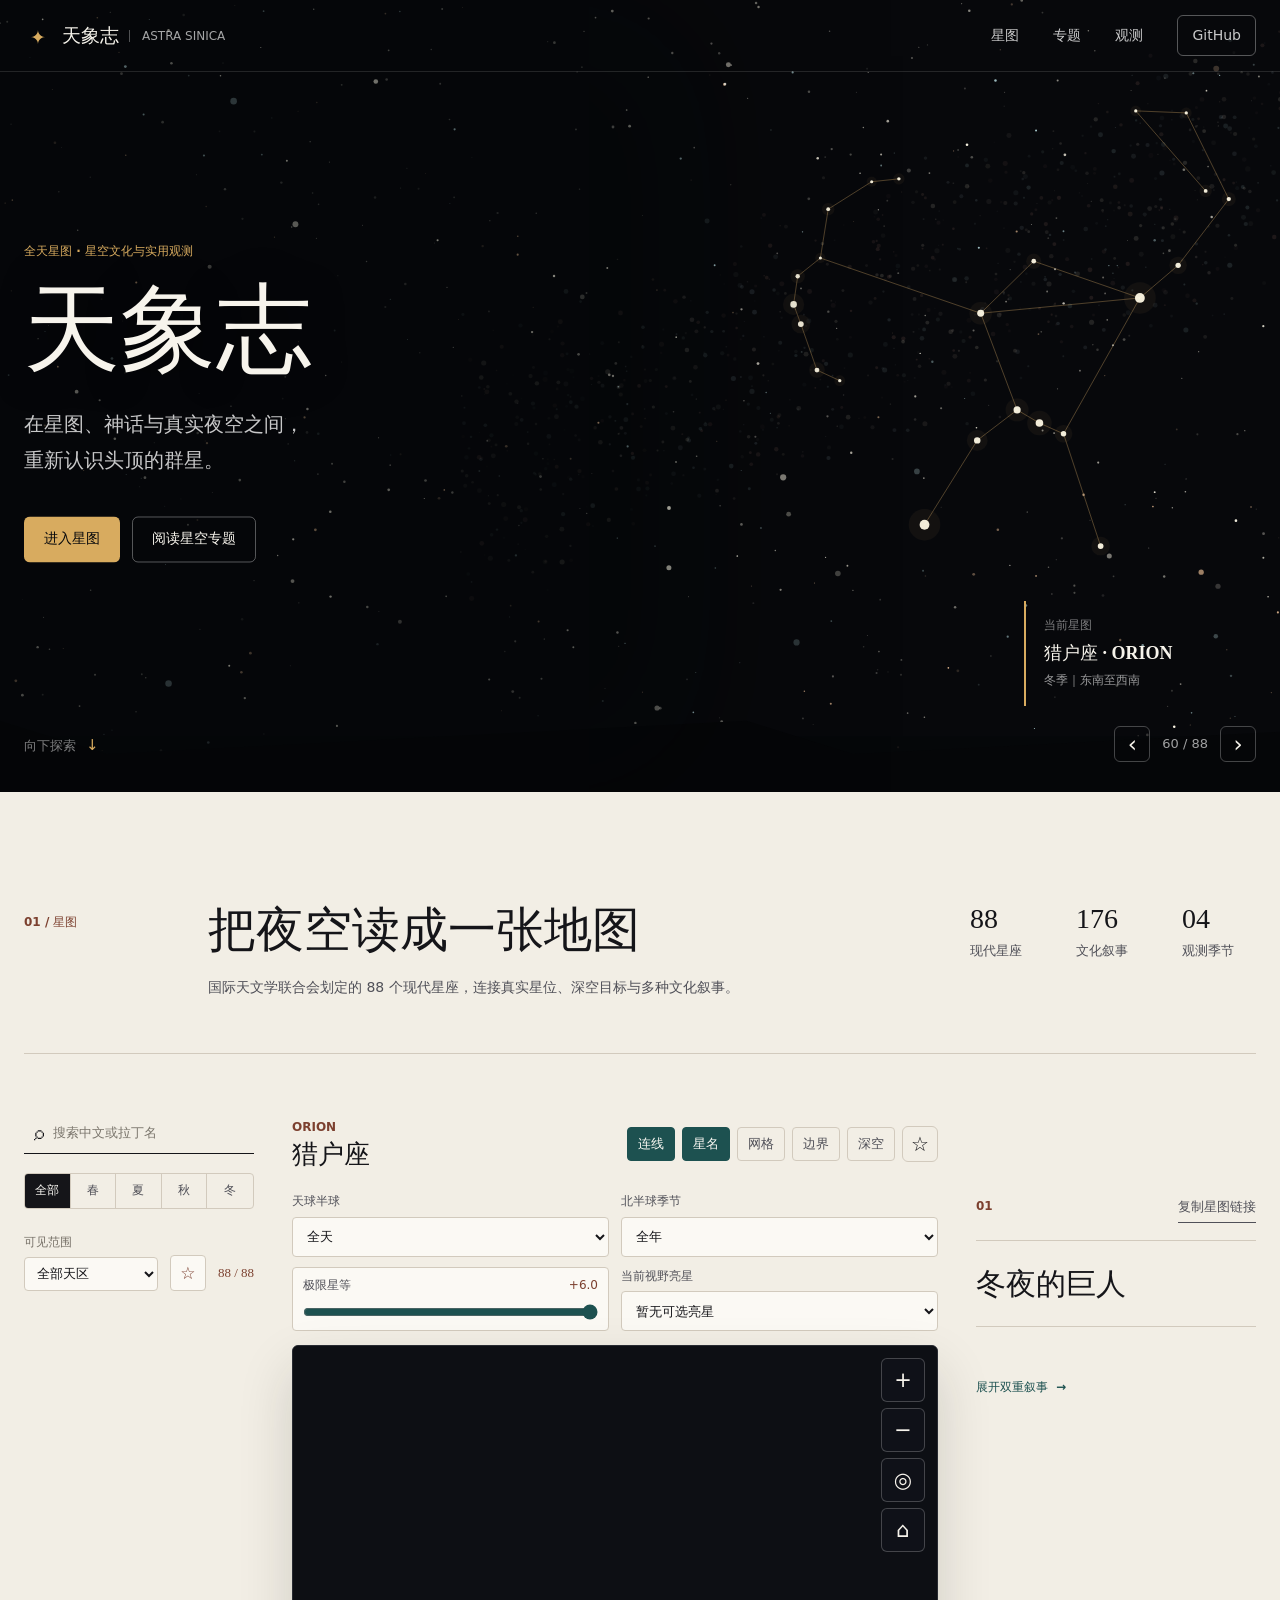
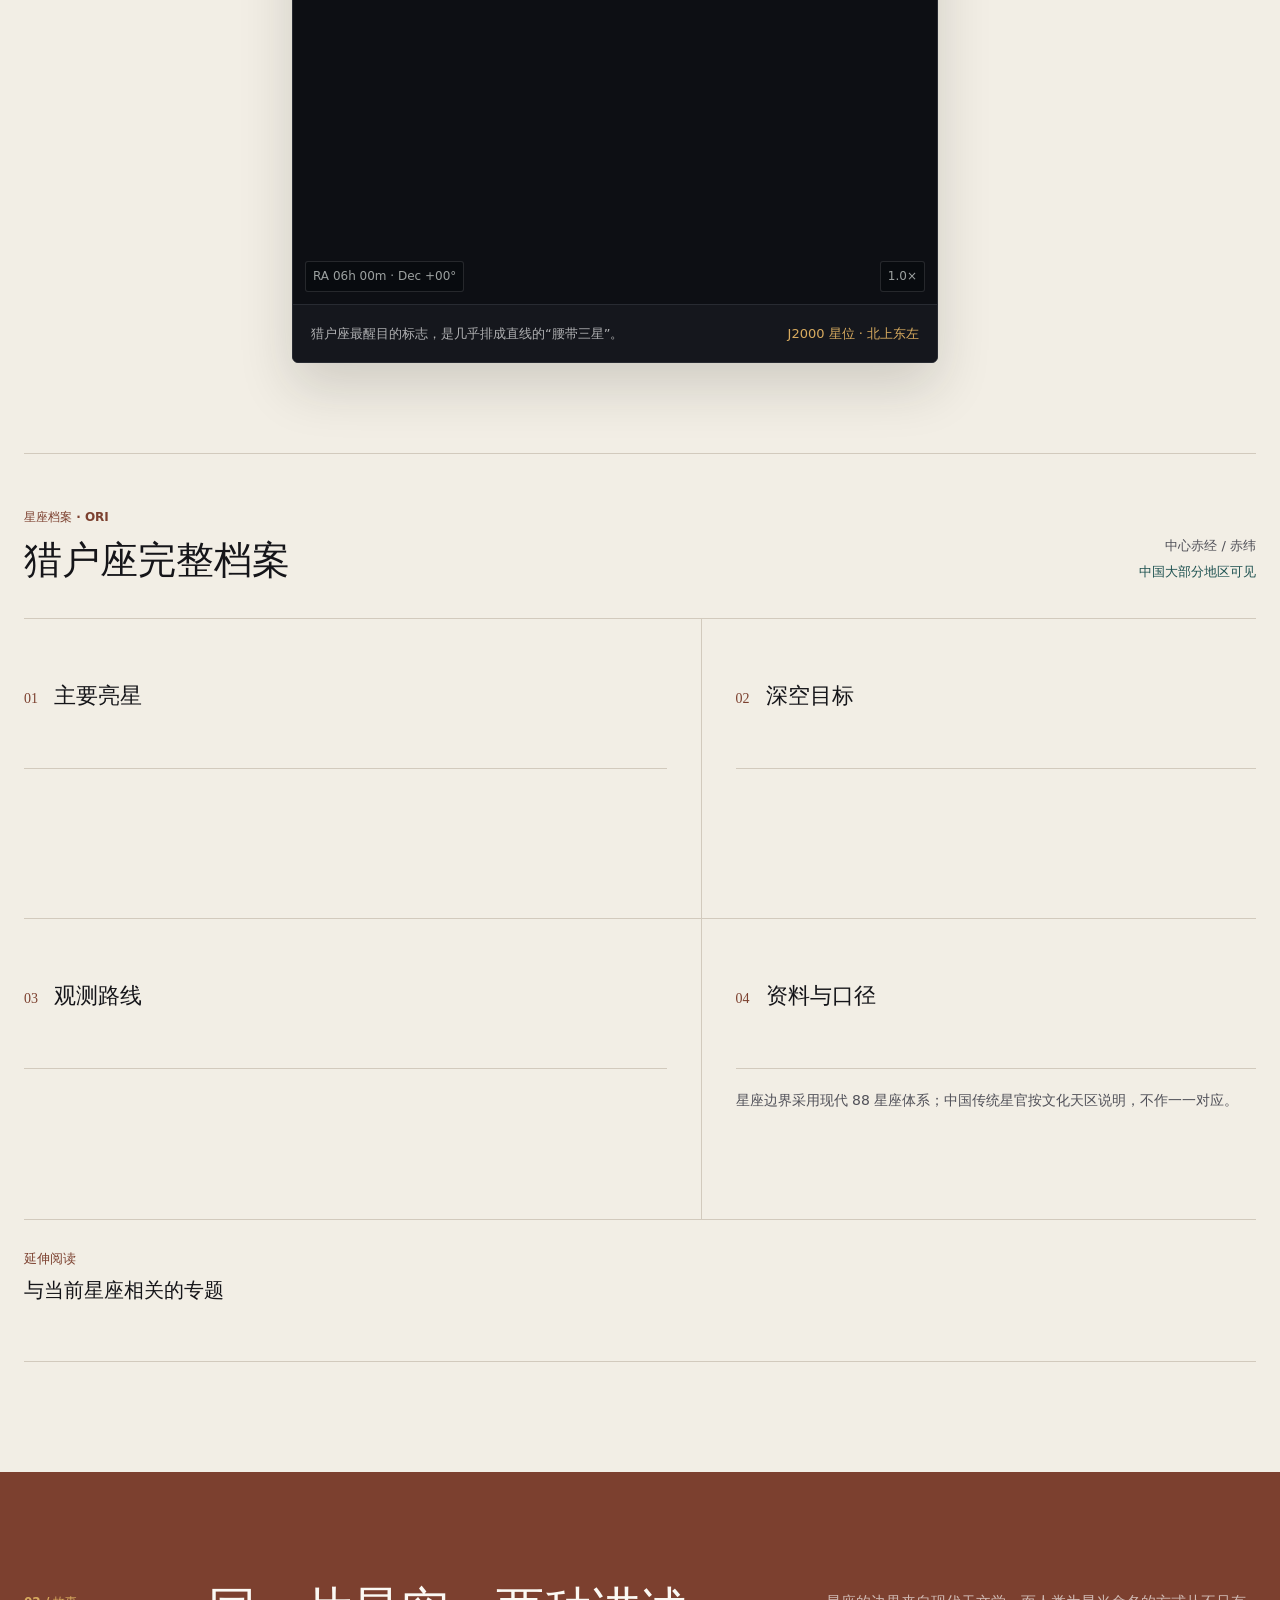
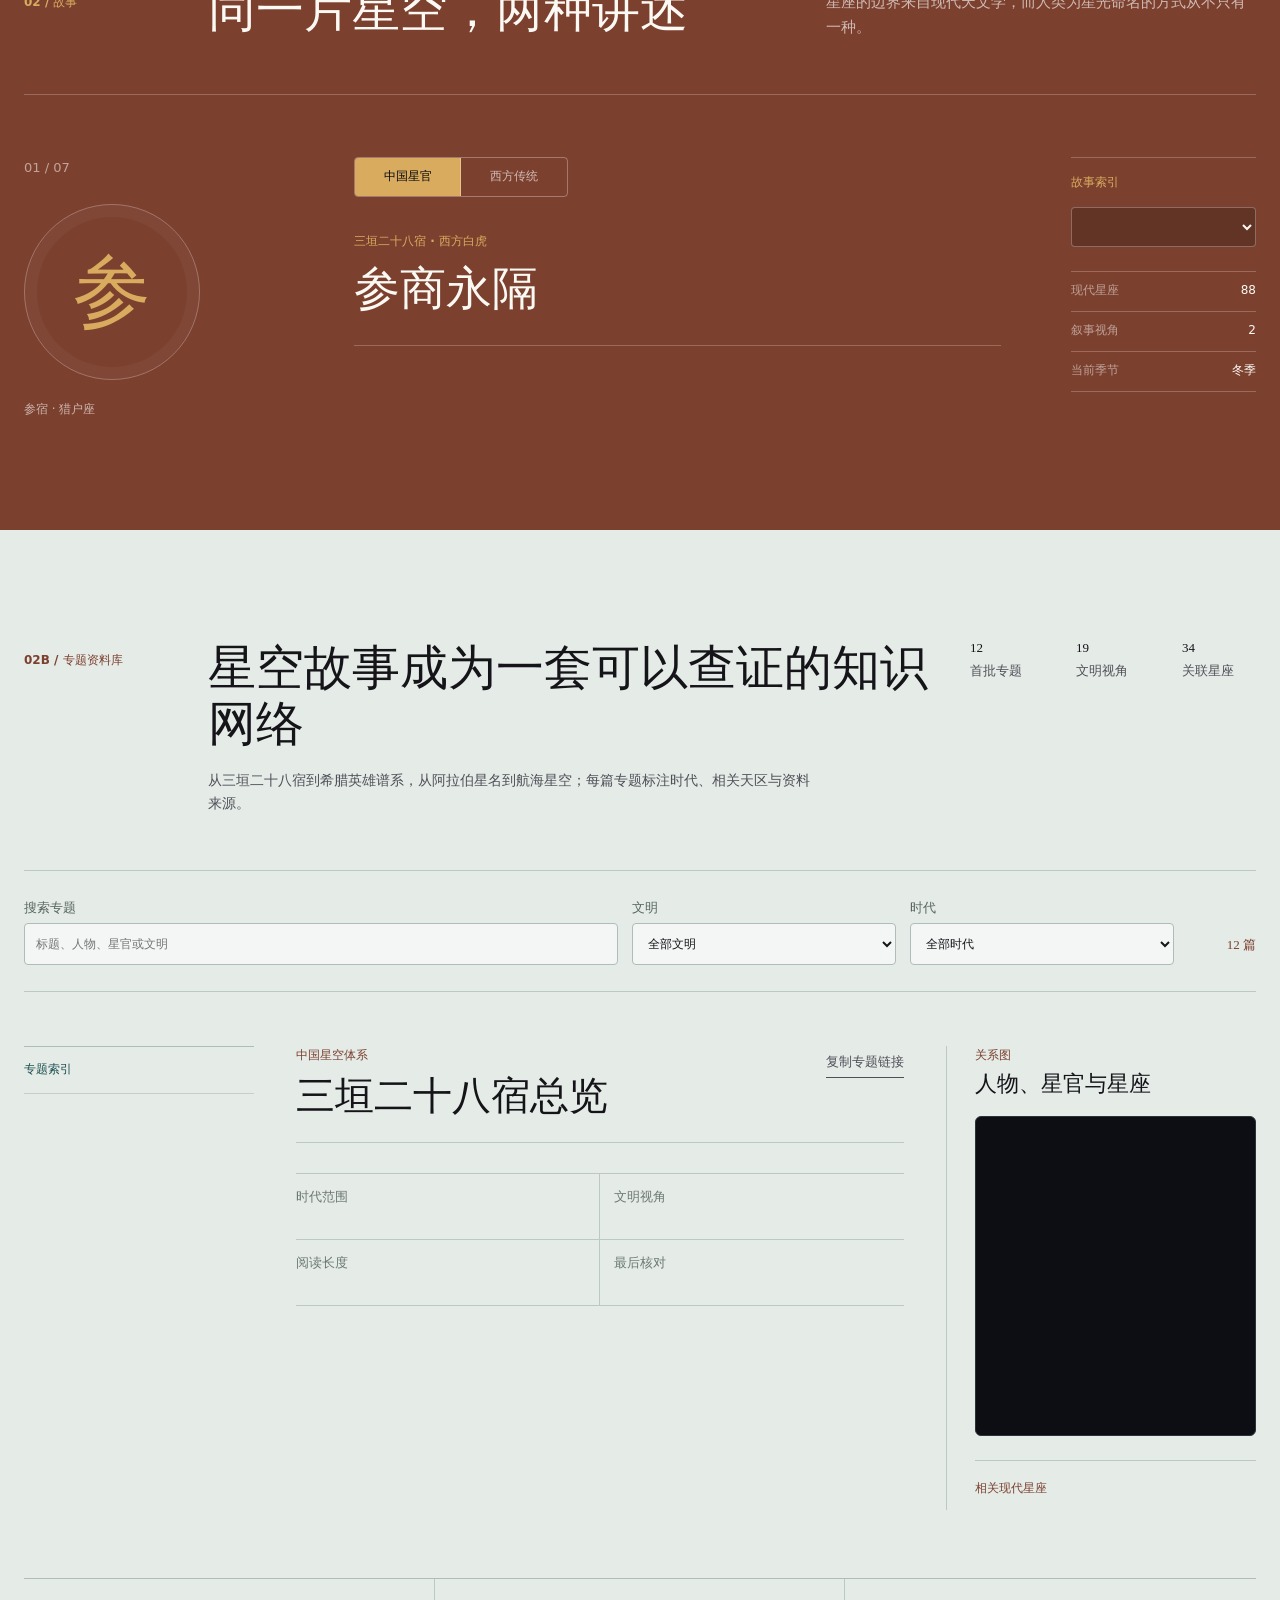
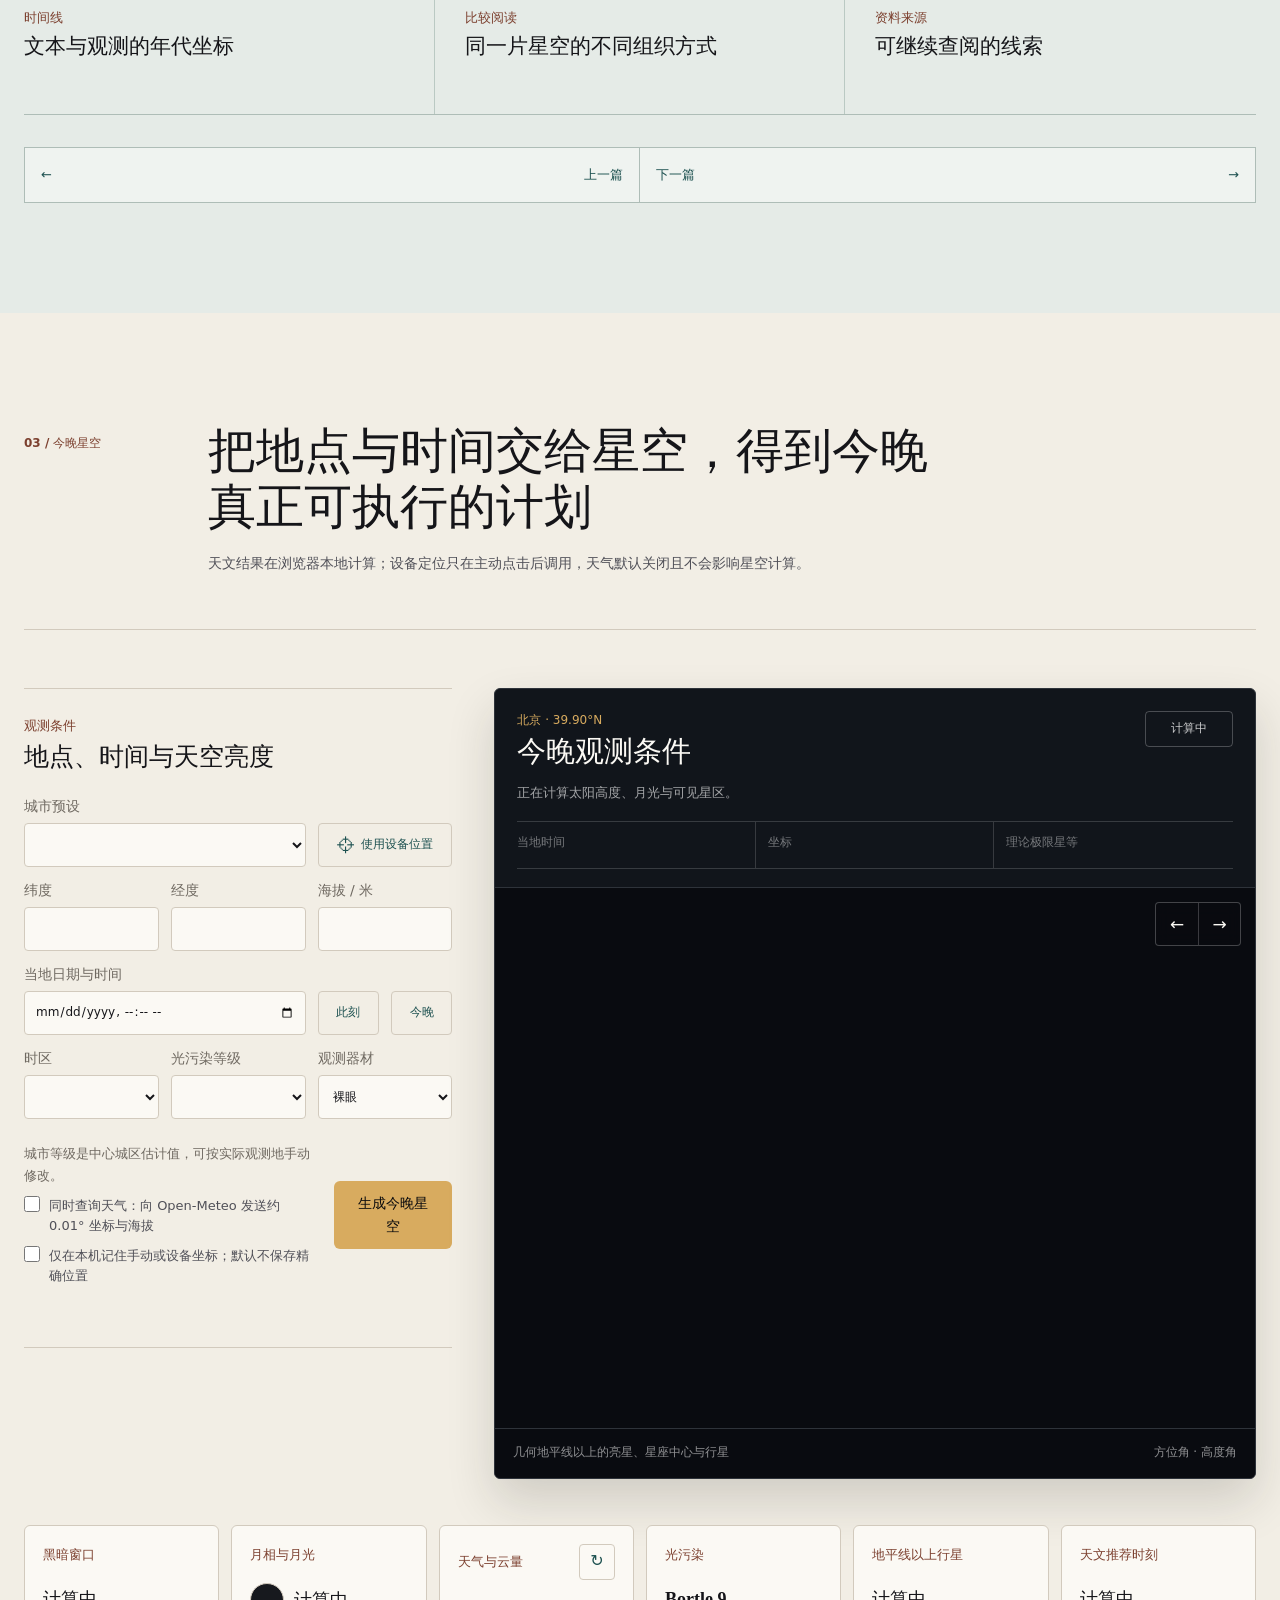
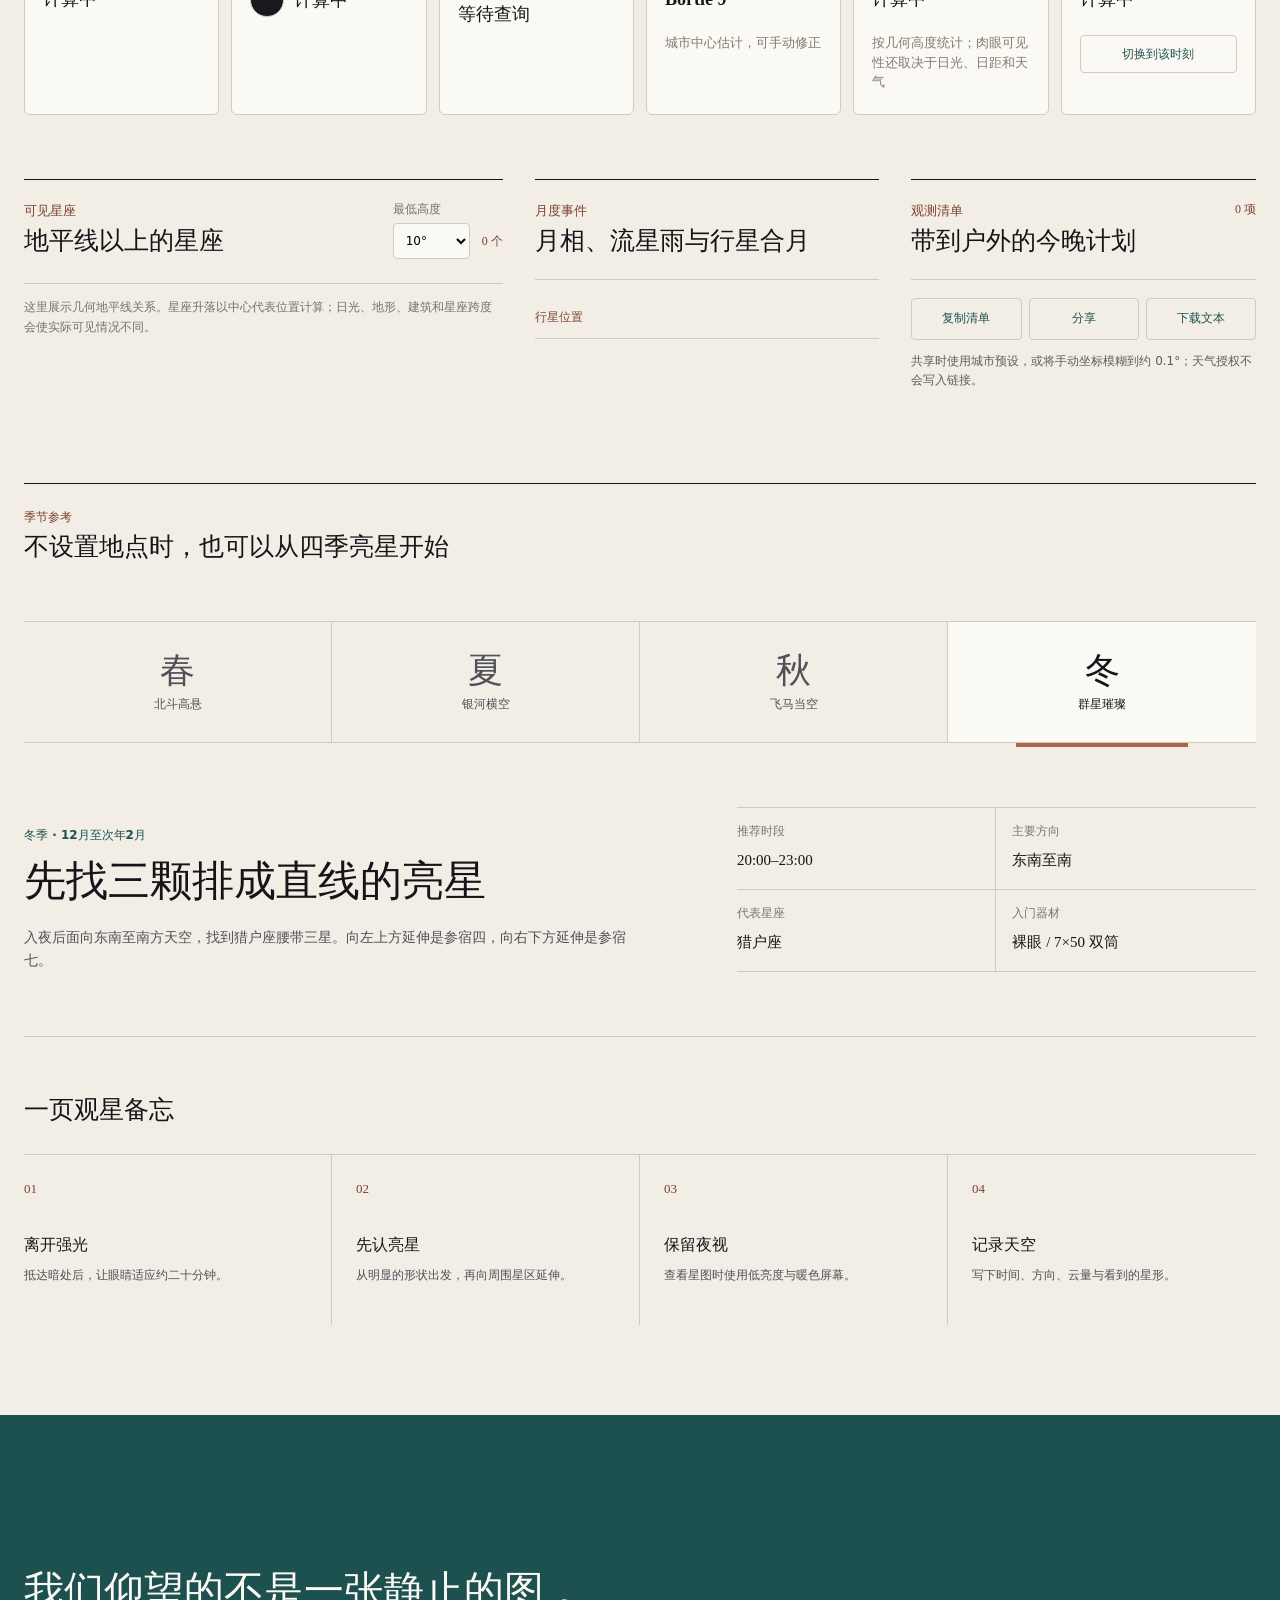
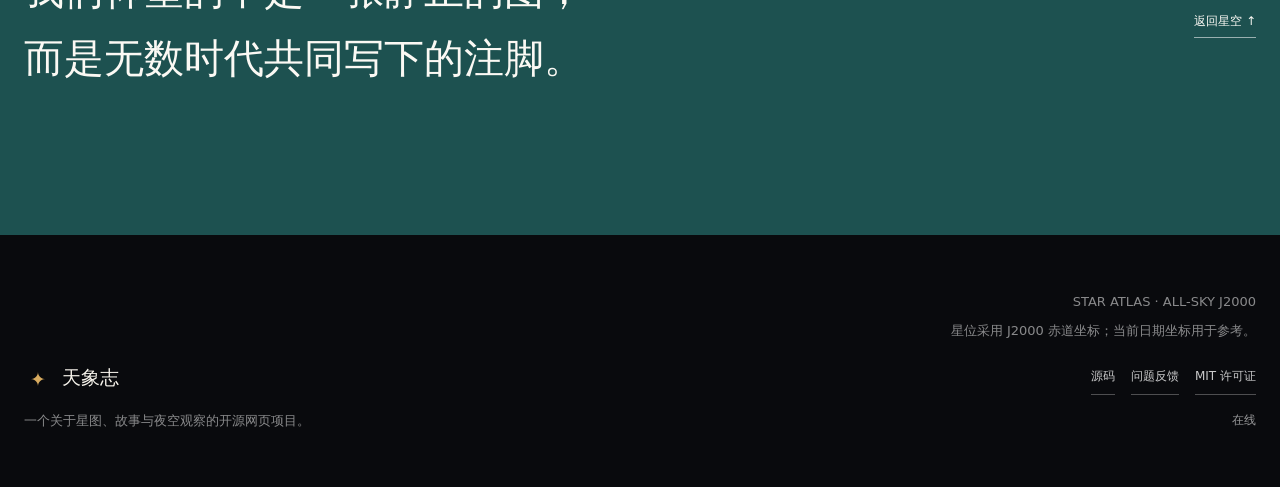
<file: index.html>
<!doctype html>
<html lang="zh-CN">
  <head>
    <meta charset="UTF-8" />
    <meta name="viewport" content="width=device-width, initial-scale=1.0" />
    <meta
      name="description"
      content="天象志是一部可探索的中文星空图鉴，收录 88 星座、连续星图、今晚观测助手与跨文明故事专题。"
    />
    <meta name="theme-color" content="#090a0d" />
    <meta name="color-scheme" content="dark light" />
    <meta name="robots" content="index, follow" />
    <meta name="referrer" content="strict-origin-when-cross-origin" />
    <link rel="canonical" href="https://spectator7.github.io/stellar-atlas/" />
    <meta property="og:title" content="天象志 · 可探索的星空图鉴" />
    <meta
      property="og:description"
      content="探索 88 星座，生成当地今晚星空，并沿时间线阅读中国与世界的星空故事。"
    />
    <meta property="og:type" content="website" />
    <meta property="og:url" content="https://spectator7.github.io/stellar-atlas/" />
    <meta property="og:site_name" content="天象志" />
    <meta property="og:locale" content="zh_CN" />
    <meta property="og:image" content="https://spectator7.github.io/stellar-atlas/assets/social-preview.png" />
    <meta property="og:image:width" content="1200" />
    <meta property="og:image:height" content="630" />
    <meta property="og:image:alt" content="天象志星图式分享预览" />
    <meta name="twitter:card" content="summary_large_image" />
    <meta name="twitter:title" content="天象志 · 可探索的星空图鉴" />
    <meta name="twitter:description" content="探索 88 星座，生成当地今晚星空，并阅读跨文明星空专题。" />
    <meta name="twitter:image" content="https://spectator7.github.io/stellar-atlas/assets/social-preview.png" />
    <link rel="icon" href="assets/mark.svg" type="image/svg+xml" />
    <link rel="apple-touch-icon" href="assets/icon-192.png" />
    <link rel="manifest" href="site.webmanifest" />
    <link rel="stylesheet" href="styles.css" />
    <script>document.documentElement.classList.add("js");</script>
    <script src="assets/vendor/d3-7.9.0.min.js" defer></script>
    <script src="assets/vendor/astronomy-engine-2.1.19.min.js" defer></script>
    <script src="data/sky-atlas.js" defer></script>
    <script src="data/constellations.js" defer></script>
    <script src="sky-map.js" defer></script>
    <script src="app.js" defer></script>
    <script type="application/ld+json">
      {
        "@context": "https://schema.org",
        "@type": "WebApplication",
        "name": "天象志",
        "alternateName": "Stellar Atlas",
        "url": "https://spectator7.github.io/stellar-atlas/",
        "inLanguage": "zh-CN",
        "applicationCategory": "EducationalApplication",
        "operatingSystem": "Any",
        "description": "收录 88 个现代星座、连续全天星图、今晚观测助手与跨文明星空故事的中文在线图鉴。",
        "isAccessibleForFree": true,
        "license": "https://github.com/spectator7/stellar-atlas/blob/main/LICENSE",
        "codeRepository": "https://github.com/spectator7/stellar-atlas"
      }
    </script>
    <title>天象志 · 可探索的星空图鉴</title>
  </head>
  <body>
    <a class="skip-link" href="#main">跳到主要内容</a>

    <header class="site-header" id="siteHeader">
      <a class="brand" href="#top" aria-label="天象志首页">
        <span class="brand-mark" aria-hidden="true">✦</span>
        <span class="brand-name">天象志</span>
        <span class="brand-latin">ASTRA SINICA</span>
      </a>

      <button
        class="menu-toggle"
        id="menuToggle"
        type="button"
        aria-label="打开导航"
        aria-expanded="false"
        aria-controls="siteNav"
      >
        <span aria-hidden="true">☰</span>
      </button>

      <nav class="site-nav" id="siteNav" aria-label="主导航">
        <a href="#atlas">星图</a>
        <a href="#story-library">专题</a>
        <a href="#observe">观测</a>
        <a class="nav-github" href="https://github.com/spectator7/stellar-atlas">GitHub</a>
      </nav>
    </header>

    <main id="main">
      <section class="hero" id="top" aria-labelledby="heroTitle">
        <canvas id="skyCanvas" aria-hidden="true"></canvas>

        <div class="hero-copy">
          <p class="eyebrow">全天星图 · 星空文化与实用观测</p>
          <h1 id="heroTitle">天象志</h1>
          <p class="hero-subtitle">在星图、神话与真实夜空之间，<br />重新认识头顶的群星。</p>
          <div class="hero-actions">
            <a class="button button-primary" href="#atlas">进入星图</a>
            <a class="button button-quiet" href="#story-library">阅读星空专题</a>
          </div>
        </div>

        <div class="hero-readout" aria-live="polite">
          <span class="readout-kicker">当前星图</span>
          <strong id="heroConstellationName">猎户座 · ORION</strong>
          <span id="heroConstellationMeta">冬季｜南方天空</span>
        </div>

        <div class="hero-scene-controls" aria-label="切换星座">
          <button id="heroPrev" class="icon-button" type="button" title="上一个星座" aria-label="上一个星座">‹</button>
          <span id="heroSceneIndex">01 / 88</span>
          <button id="heroNext" class="icon-button" type="button" title="下一个星座" aria-label="下一个星座">›</button>
        </div>

        <a class="scroll-cue" href="#atlas">
          <span>向下探索</span>
          <span aria-hidden="true">↓</span>
        </a>
      </section>

      <section class="atlas-section section-band" id="atlas" aria-labelledby="atlasTitle">
        <div class="section-heading reveal">
          <p class="section-index">01 / 星图</p>
          <div>
            <h2 id="atlasTitle">把夜空读成一张地图</h2>
            <p>国际天文学联合会划定的 88 个现代星座，连接真实星位、深空目标与多种文化叙事。</p>
          </div>
          <dl class="section-stats" aria-label="图鉴统计">
            <div><dt>88</dt><dd>现代星座</dd></div>
            <div><dt>176</dt><dd>文化叙事</dd></div>
            <div><dt>04</dt><dd>观测季节</dd></div>
          </dl>
        </div>

        <div class="atlas-layout reveal">
          <aside class="atlas-sidebar" aria-label="星座目录">
            <label class="search-box">
              <span class="visually-hidden">搜索星座</span>
              <span aria-hidden="true">⌕</span>
              <input id="constellationSearch" type="search" placeholder="搜索中文或拉丁名" autocomplete="off" />
            </label>

            <div class="season-filter" id="seasonFilter" aria-label="按季节筛选">
              <button type="button" class="is-active" data-season="all" aria-pressed="true">全部</button>
              <button type="button" data-season="spring" aria-pressed="false">春</button>
              <button type="button" data-season="summer" aria-pressed="false">夏</button>
              <button type="button" data-season="autumn" aria-pressed="false">秋</button>
              <button type="button" data-season="winter" aria-pressed="false">冬</button>
            </div>

            <div class="catalog-filter-row">
              <label class="visibility-filter">
                <span>可见范围</span>
                <select id="visibilityFilter">
                  <option value="all">全部天区</option>
                  <option value="china">中国大部分可见</option>
                  <option value="south">华南低纬可见</option>
                  <option value="far-south">极南天星座</option>
                </select>
              </label>
              <button id="favoritesOnly" class="catalog-favorite-filter" type="button" title="只看收藏" aria-label="只看收藏" aria-pressed="false">☆</button>
              <span id="resultCount" class="result-count" role="status" aria-live="polite">88 / 88</span>
            </div>

            <div class="constellation-list" id="constellationList"></div>
          </aside>

          <div class="atlas-center">
            <div class="chart-toolbar">
              <div>
                <p id="chartLatin">ORION</p>
                <h3 id="chartName">猎户座</h3>
              </div>
              <div class="chart-actions">
                <label class="layer-toggle">
                  <input id="linesToggle" type="checkbox" checked />
                  <span>连线</span>
                </label>
                <label class="layer-toggle">
                  <input id="labelsToggle" type="checkbox" checked />
                  <span>星名</span>
                </label>
                <label class="layer-toggle">
                  <input id="gridToggle" type="checkbox" />
                  <span>网格</span>
                </label>
                <label class="layer-toggle">
                  <input id="boundariesToggle" type="checkbox" />
                  <span>边界</span>
                </label>
                <label class="layer-toggle">
                  <input id="deepSkyToggle" type="checkbox" />
                  <span>深空</span>
                </label>
                <button id="favoriteButton" class="icon-button light" type="button" title="收藏星座" aria-label="收藏星座" aria-pressed="false">☆</button>
              </div>
            </div>

            <div class="sky-filterbar" aria-label="星图筛选与导航">
              <label class="sky-select-control">
                <span>天球半球</span>
                <select id="hemisphereFilter">
                  <option value="all">全天</option>
                  <option value="north">北天</option>
                  <option value="equatorial">赤道天区</option>
                  <option value="south">南天</option>
                </select>
              </label>

              <label class="sky-select-control">
                <span>北半球季节</span>
                <select id="mapSeasonFilter">
                  <option value="all">全年</option>
                  <option value="spring">春季</option>
                  <option value="summer">夏季</option>
                  <option value="autumn">秋季</option>
                  <option value="winter">冬季</option>
                </select>
              </label>

              <label class="magnitude-control" for="magnitudeRange">
                <span>极限星等 <output id="magnitudeValue" for="magnitudeRange">+6.0</output></span>
                <input id="magnitudeRange" type="range" min="1" max="6" step="0.5" value="6" />
              </label>

              <label class="sky-select-control named-star-control">
                <span>当前视野亮星</span>
                <select id="visibleStarSelect" aria-describedby="skyInstructions">
                  <option value="">暂无可选亮星</option>
                </select>
              </label>
            </div>

            <figure class="chart-frame">
              <div class="sky-stage" id="skyStage">
                <canvas
                  id="celestialMap"
                  tabindex="0"
                  role="img"
                  aria-label="可缩放、拖动和选择天体的全天星图"
                  aria-describedby="skyInstructions"
                >浏览器不支持 Canvas，请使用当前视野亮星菜单浏览。</canvas>

                <div class="sky-zoom-controls" role="group" aria-label="星图视野控制">
                  <button id="mapZoomIn" type="button" title="放大星图" aria-label="放大星图">+</button>
                  <button id="mapZoomOut" type="button" title="缩小星图" aria-label="缩小星图">−</button>
                  <button id="mapFocus" type="button" title="聚焦当前星座" aria-label="聚焦当前星座">◎</button>
                  <button id="mapReset" type="button" title="重置全天视野" aria-label="重置全天视野">⌂</button>
                </div>

                <div class="sky-hud" aria-hidden="true">
                  <span id="mapCenterCoordinates">RA 06h 00m · Dec +00°</span>
                  <span id="mapZoomReadout">1.0×</span>
                </div>

                <aside class="object-popover" id="objectPopover" role="dialog" aria-labelledby="objectTitle" hidden>
                  <button id="objectClose" class="object-close" type="button" title="关闭天体资料" aria-label="关闭天体资料">×</button>
                  <p class="object-kicker" id="objectKicker">恒星资料</p>
                  <h4 id="objectTitle">天体名称</h4>
                  <p class="object-alias" id="objectAlias"></p>
                  <dl id="objectFacts"></dl>
                  <button id="objectConstellation" class="text-button object-constellation-link" type="button">打开所属星座档案</button>
                </aside>

                <p id="skyEmpty" class="sky-empty" hidden>当前筛选条件下没有可绘制的天体。</p>
              </div>
              <figcaption>
                <span id="chartCaption">猎户座最醒目的标志，是几乎排成直线的“腰带三星”。</span>
                <span class="chart-scale" id="mapEpoch">J2000 星位 · 北上东左</span>
              </figcaption>
            </figure>

            <p id="skyInstructions" class="visually-hidden">方向键移动星图，加减键缩放，Home 键重置视野，回车选择光标附近恒星，Escape 键关闭资料。</p>
            <p id="skyAnnouncer" class="visually-hidden" aria-live="polite"></p>
            <ol id="visibleStarList" class="visually-hidden"></ol>
          </div>

          <aside class="atlas-detail" aria-labelledby="detailTitle">
            <div class="detail-head">
              <p class="detail-number" id="detailNumber">01</p>
              <button id="shareButton" class="text-button" type="button">复制星图链接</button>
            </div>
            <h3 id="detailTitle">冬夜的巨人</h3>
            <p class="detail-summary" id="detailSummary"></p>
            <dl class="fact-list" id="factList"></dl>
            <blockquote id="detailQuote"></blockquote>
            <a class="story-link" href="#stories">展开双重叙事 <span aria-hidden="true">→</span></a>
          </aside>
        </div>

        <section class="constellation-dossier reveal" id="dossier" aria-labelledby="dossierTitle">
          <header class="dossier-header">
            <div>
              <p class="section-index">星座档案 · <span id="dossierAbbr">ORI</span></p>
              <h3 id="dossierTitle">猎户座完整档案</h3>
            </div>
            <div class="dossier-coordinates">
              <span id="dossierCoordinates">中心赤经 / 赤纬</span>
              <span id="dossierVisibility">中国大部分地区可见</span>
            </div>
          </header>

          <div class="dossier-grid">
            <section class="dossier-block key-stars-block" aria-labelledby="keyStarsTitle">
              <div class="dossier-block-head">
                <p>01</p>
                <h4 id="keyStarsTitle">主要亮星</h4>
              </div>
              <div class="key-star-table" id="keyStarTable"></div>
            </section>

            <section class="dossier-block deep-sky-block" aria-labelledby="deepSkyTitle">
              <div class="dossier-block-head">
                <p>02</p>
                <h4 id="deepSkyTitle">深空目标</h4>
              </div>
              <div class="deep-sky-list" id="deepSkyList"></div>
            </section>

            <section class="dossier-block observing-block" aria-labelledby="observingRouteTitle">
              <div class="dossier-block-head">
                <p>03</p>
                <h4 id="observingRouteTitle">观测路线</h4>
              </div>
              <p id="dossierObservation"></p>
              <dl class="dossier-meta" id="dossierMeta"></dl>
            </section>

            <section class="dossier-block sources-block" aria-labelledby="sourcesTitle">
              <div class="dossier-block-head">
                <p>04</p>
                <h4 id="sourcesTitle">资料与口径</h4>
              </div>
              <ul id="sourceList"></ul>
              <p class="source-note">星座边界采用现代 88 星座体系；中国传统星官按文化天区说明，不作一一对应。</p>
            </section>
          </div>
          <nav class="related-topic-nav" aria-labelledby="relatedTopicTitle">
            <div>
              <p>延伸阅读</p>
              <h4 id="relatedTopicTitle">与当前星座相关的专题</h4>
            </div>
            <div id="relatedTopicLinks"></div>
          </nav>
        </section>
      </section>

      <section class="story-section section-band" id="stories" aria-labelledby="storiesTitle">
        <div class="story-heading reveal">
          <p class="section-index light-index">02 / 故事</p>
          <h2 id="storiesTitle">同一片星空，两种讲述</h2>
          <p>星座的边界来自现代天文学，而人类为星光命名的方式从不只有一种。</p>
        </div>

        <div class="story-layout reveal">
          <div class="story-identity">
            <span id="storyCount">01 / 07</span>
            <div class="story-glyph" id="storyGlyph" aria-hidden="true">参</div>
            <p id="storyStarName">参宿 · 猎户座</p>
          </div>

          <article class="story-article">
            <div class="story-tabs" role="tablist" aria-label="故事来源">
              <button id="chineseStoryTab" type="button" role="tab" aria-selected="true" aria-controls="storyBody">中国星官</button>
              <button id="greekStoryTab" type="button" role="tab" aria-selected="false" aria-controls="storyBody">西方传统</button>
            </div>
            <p class="story-origin" id="storyOrigin">三垣二十八宿 · 西方白虎</p>
            <h3 id="storyTitle">参商永隔</h3>
            <div id="storyBody" class="story-body" role="tabpanel" tabindex="0"></div>
            <p class="story-note" id="storyNote"></p>
          </article>

          <aside class="story-browser" aria-label="选择星座故事">
            <p>故事索引</p>
            <label>
              <span class="visually-hidden">选择星座</span>
              <select id="storySelect"></select>
            </label>
            <dl>
              <div><dt>现代星座</dt><dd>88</dd></div>
              <div><dt>叙事视角</dt><dd>2</dd></div>
              <div><dt>当前季节</dt><dd id="storySeason">冬季</dd></div>
            </dl>
          </aside>
        </div>
      </section>

      <section class="story-library-section section-band" id="story-library" aria-labelledby="storyLibraryTitle">
        <div class="section-heading story-library-heading reveal">
          <p class="section-index">02B / 专题资料库</p>
          <div>
            <h2 id="storyLibraryTitle">星空故事成为一套可以查证的知识网络</h2>
            <p>从三垣二十八宿到希腊英雄谱系，从阿拉伯星名到航海星空；每篇专题标注时代、相关天区与资料来源。</p>
          </div>
          <dl class="section-stats" aria-label="专题资料库统计">
            <div><dt id="topicStatCount">12</dt><dd>首批专题</dd></div>
            <div><dt id="topicCultureCount">19</dt><dd>文明视角</dd></div>
            <div><dt id="topicConstellationCount">34</dt><dd>关联星座</dd></div>
          </dl>
        </div>

        <div class="topic-toolbar reveal" aria-label="筛选故事专题">
          <label class="topic-search">
            <span>搜索专题</span>
            <input id="topicSearch" type="search" placeholder="标题、人物、星官或文明" autocomplete="off" aria-controls="topicList" />
          </label>
          <label>
            <span>文明</span>
            <select id="topicCultureFilter">
              <option value="all">全部文明</option>
            </select>
          </label>
          <label>
            <span>时代</span>
            <select id="topicEraFilter">
              <option value="all">全部时代</option>
            </select>
          </label>
          <output id="topicResultCount" aria-live="polite">12 篇</output>
        </div>
        <button id="retryStoryLoad" class="feature-load-retry" type="button" hidden>重新加载专题资料</button>

        <div class="topic-workspace reveal">
          <aside class="topic-index" aria-label="专题目录">
            <p>专题索引</p>
            <div id="topicList"></div>
          </aside>

          <article class="topic-reader" aria-labelledby="topicTitle">
            <header class="topic-header">
              <div>
                <p class="topic-kicker" id="topicKicker">中国星空体系</p>
                <h3 id="topicTitle" tabindex="-1">三垣二十八宿总览</h3>
              </div>
              <button id="topicShare" class="text-button" type="button">复制专题链接</button>
            </header>
            <p class="topic-summary" id="topicSummary"></p>
            <dl class="topic-meta">
              <div><dt>时代范围</dt><dd id="topicPeriod"></dd></div>
              <div><dt>文明视角</dt><dd id="topicCultures"></dd></div>
              <div><dt>阅读长度</dt><dd id="topicReadingTime"></dd></div>
              <div><dt>最后核对</dt><dd id="topicReviewedAt"></dd></div>
            </dl>
            <div class="topic-sections" id="topicSections"></div>
          </article>

          <aside class="topic-context" aria-labelledby="topicRelationTitle">
            <div class="topic-context-head">
              <p>关系图</p>
              <h3 id="topicRelationTitle">人物、星官与星座</h3>
            </div>
            <canvas id="topicRelationCanvas" width="420" height="360" role="img" aria-label="当前专题的关系网络" aria-describedby="topicRelationList"></canvas>
            <ul id="topicRelationList" class="visually-hidden"></ul>
            <div class="topic-related">
              <p>相关现代星座</p>
              <div id="topicRelatedConstellations"></div>
            </div>
          </aside>
        </div>

        <div class="topic-evidence reveal">
          <section aria-labelledby="topicTimelineTitle">
            <header><p>时间线</p><h3 id="topicTimelineTitle">文本与观测的年代坐标</h3></header>
            <ol id="topicTimeline"></ol>
          </section>
          <section aria-labelledby="topicComparisonTitle">
            <header><p>比较阅读</p><h3 id="topicComparisonTitle">同一片星空的不同组织方式</h3></header>
            <div id="topicComparisons"></div>
          </section>
          <section aria-labelledby="topicSourcesTitle">
            <header><p>资料来源</p><h3 id="topicSourcesTitle">可继续查阅的线索</h3></header>
            <ol id="topicSources"></ol>
          </section>
        </div>

        <nav class="topic-pagination reveal" aria-label="切换故事专题">
          <button id="topicPrev" type="button"><span aria-hidden="true">←</span><span>上一篇</span></button>
          <button id="topicNext" type="button"><span>下一篇</span><span aria-hidden="true">→</span></button>
        </nav>
      </section>

      <section class="observe-section section-band" id="observe" aria-labelledby="observeTitle">
        <div class="section-heading observe-heading reveal">
          <p class="section-index">03 / 今晚星空</p>
          <div>
            <h2 id="observeTitle">把地点与时间交给星空，得到今晚真正可执行的计划</h2>
            <p>天文结果在浏览器本地计算；设备定位只在主动点击后调用，天气默认关闭且不会影响星空计算。</p>
          </div>
        </div>

        <div class="observer-workbench reveal">
          <form class="observer-form" id="observerForm">
            <header>
              <p>观测条件</p>
              <h3>地点、时间与天空亮度</h3>
            </header>

            <div class="observer-control-grid">
              <label class="observer-city-control">
                <span>城市预设</span>
                <select id="observerLocation"></select>
              </label>
              <button id="useDeviceLocation" class="observer-location-button" type="button" title="使用设备位置">
                <span aria-hidden="true">⌖</span><span>使用设备位置</span>
              </button>

              <label>
                <span>纬度</span>
                <input id="observerLatitude" type="number" min="-90" max="90" step="0.0001" inputmode="decimal" required />
              </label>
              <label>
                <span>经度</span>
                <input id="observerLongitude" type="number" min="-180" max="180" step="0.0001" inputmode="decimal" required />
              </label>
              <label>
                <span>海拔 / 米</span>
                <input id="observerElevation" type="number" min="-500" max="9000" step="1" inputmode="numeric" required />
              </label>

              <label class="observer-datetime-control">
                <span>当地日期与时间</span>
                <input id="observerDateTime" type="datetime-local" required />
              </label>
              <button id="useCurrentTime" class="observer-now-button observer-time-button" type="button">此刻</button>
              <button id="useTonightTime" class="observer-now-button observer-time-button" type="button">今晚</button>

              <label class="observer-timezone-control">
                <span>时区</span>
                <select id="observerTimezone"></select>
              </label>
              <label class="observer-bortle-control">
                <span>光污染等级</span>
                <select id="observerBortle"></select>
              </label>
              <label class="observer-equipment-control">
                <span>观测器材</span>
                <select id="observerEquipment">
                  <option value="naked-eye">裸眼</option>
                  <option value="binoculars">双筒望远镜</option>
                  <option value="telescope">小型望远镜</option>
                </select>
              </label>
            </div>

            <div class="observer-form-footer">
              <div class="observer-privacy-notes">
                <p>城市等级是中心城区估计值，可按实际观测地手动修改。</p>
                <label class="weather-consent">
                  <input id="weatherConsent" type="checkbox" />
                  <span>同时查询天气：向 Open-Meteo 发送约 0.01° 坐标与海拔</span>
                </label>
                <label class="location-memory-consent">
                  <input id="rememberManualLocation" type="checkbox" />
                  <span>仅在本机记住手动或设备坐标；默认不保存精确位置</span>
                </label>
              </div>
              <button id="generateTonight" class="button button-primary" type="submit">生成今晚星空</button>
            </div>
            <p id="observerFormStatus" class="observer-form-status" role="status" aria-live="polite"></p>
            <button id="retryObservingLoad" class="feature-load-retry" type="button" hidden>重新加载观测助手</button>
          </form>

          <section class="tonight-overview" aria-labelledby="tonightHeadline">
            <header class="tonight-overview-header">
              <div>
                <p id="tonightLocation">北京 · 39.90°N</p>
                <h3 id="tonightHeadline">今晚观测条件</h3>
              </div>
              <span id="nightQuality" class="night-quality" data-level="pending">计算中</span>
            </header>
            <p id="nightQualityReason" class="night-quality-reason">正在计算太阳高度、月光与可见星区。</p>
            <dl class="tonight-meta">
              <div><dt>当地时间</dt><dd id="tonightDate"></dd></div>
              <div><dt>坐标</dt><dd id="tonightCoordinates"></dd></div>
              <div><dt>理论极限星等</dt><dd id="tonightMagnitudeLimit"></dd></div>
            </dl>

            <figure class="horizon-figure">
              <canvas id="horizonCanvas" width="760" height="540" role="img" aria-label="当地时间的地平星图" aria-describedby="horizonObjectList"></canvas>
              <div class="horizon-time-controls" role="group" aria-label="调整观测时间">
                <button id="stepTimeBackward" type="button" title="提前一小时" aria-label="提前一小时">←</button>
                <button id="stepTimeForward" type="button" title="推后一小时" aria-label="推后一小时">→</button>
              </div>
              <figcaption>
                <span id="horizonCaption">几何地平线以上的亮星、星座中心与行星</span>
                <span>方位角 · 高度角</span>
              </figcaption>
            </figure>
            <ol id="horizonObjectList" class="visually-hidden"></ol>
          </section>
        </div>

        <div class="condition-strip reveal" aria-label="今晚观测条件摘要">
          <article>
            <p>黑暗窗口</p>
            <strong id="darknessValue">计算中</strong>
            <span id="darknessDetail"></span>
            <small id="nightWindow"></small>
          </article>
          <article>
            <p>月相与月光</p>
            <div class="moon-condition-row">
              <span id="moonPhaseVisual" class="moon-phase-visual" aria-hidden="true"></span>
              <strong id="moonValue">计算中</strong>
            </div>
            <span id="moonDetail"></span>
            <small id="moonTimes"></small>
          </article>
          <article>
            <div class="condition-card-head">
              <p>天气与云量</p>
              <button id="refreshWeather" type="button" title="刷新天气" aria-label="刷新天气">↻</button>
            </div>
            <strong id="weatherValue">等待查询</strong>
            <span id="weatherDetail"></span>
            <small id="weatherTimestamp"></small>
          </article>
          <article>
            <p>光污染</p>
            <strong id="pollutionValue">Bortle 9</strong>
            <span id="pollutionDetail"></span>
            <small id="pollutionSource">城市中心估计，可手动修正</small>
          </article>
          <article>
            <p>地平线以上行星</p>
            <strong id="planetValue">计算中</strong>
            <span id="planetDetail"></span>
            <small>按几何高度统计；肉眼可见性还取决于日光、日距和天气</small>
          </article>
          <article class="best-time-card">
            <p id="bestTimeLabel">天文推荐时刻</p>
            <strong id="bestTimeValue">计算中</strong>
            <span id="bestTimeDetail"></span>
            <button id="useBestTime" type="button">切换到该时刻</button>
          </article>
        </div>

        <div class="tonight-results reveal">
          <section class="visible-sky-section" aria-labelledby="visibleSkyTitle">
            <header>
              <div><p>可见星座</p><h3 id="visibleSkyTitle">地平线以上的星座</h3></div>
              <div class="visible-sky-controls">
                <label>
                  <span>最低高度</span>
                  <select id="visibleAltitudeFilter">
                    <option value="0">0°</option>
                    <option value="10" selected>10°</option>
                    <option value="20">20°</option>
                    <option value="30">30°</option>
                  </select>
                </label>
                <output id="visibleConstellationCount" role="status" aria-live="polite">0 个</output>
              </div>
            </header>
            <div id="visibleConstellationList" class="visible-constellation-list"></div>
            <p class="calculation-note">这里展示几何地平线关系。星座升落以中心代表位置计算；日光、地形、建筑和星座跨度会使实际可见情况不同。</p>
          </section>

          <section class="tonight-events" aria-labelledby="tonightEventsTitle">
            <header><p>月度事件</p><h3 id="tonightEventsTitle">月相、流星雨与行星合月</h3></header>
            <div id="eventList" class="event-list"></div>
            <div class="planet-table-wrap">
              <p>行星位置</p>
              <div id="planetList" class="planet-list"></div>
            </div>
          </section>

          <section class="observation-plan" aria-labelledby="observationPlanTitle">
            <header>
              <div><p>观测清单</p><h3 id="observationPlanTitle">带到户外的今晚计划</h3></div>
              <output id="planCount" role="status" aria-live="polite">0 项</output>
            </header>
            <div id="observationChecklist" class="observation-checklist"></div>
            <div class="plan-actions">
              <button id="copyPlan" type="button">复制清单</button>
              <button id="sharePlan" type="button">分享</button>
              <button id="downloadPlan" type="button">下载文本</button>
            </div>
            <p class="plan-privacy-note">共享时使用城市预设，或将手动坐标模糊到约 0.1°；天气授权不会写入链接。</p>
          </section>
        </div>

        <div class="seasonal-reference reveal">
          <header>
            <p>季节参考</p>
            <h3>不设置地点时，也可以从四季亮星开始</h3>
          </header>
        </div>

        <div class="season-orbit reveal" aria-label="四季星空">
          <button type="button" data-observe-season="spring" aria-pressed="false">
            <span>春</span><small>北斗高悬</small>
          </button>
          <button type="button" data-observe-season="summer" aria-pressed="false">
            <span>夏</span><small>银河横空</small>
          </button>
          <button type="button" data-observe-season="autumn" aria-pressed="false">
            <span>秋</span><small>飞马当空</small>
          </button>
          <button type="button" data-observe-season="winter" aria-pressed="true" class="is-active">
            <span>冬</span><small>群星璀璨</small>
          </button>
        </div>

        <div class="observe-panel reveal">
          <div class="observe-primary">
            <p class="observe-season-label" id="observeSeasonLabel">冬季 · 12月至次年2月</p>
            <h3 id="observeHeadline">先找三颗排成直线的亮星</h3>
            <p id="observeDescription">
              入夜后面向东南至南方天空，找到猎户座腰带三星。向左上方延伸是参宿四，向右下方延伸是参宿七。
            </p>
          </div>
          <dl class="observe-facts">
            <div><dt>推荐时段</dt><dd id="observeTime">20:00–23:00</dd></div>
            <div><dt>主要方向</dt><dd id="observeDirection">东南至南</dd></div>
            <div><dt>代表星座</dt><dd id="observeTargets">猎户座</dd></div>
            <div><dt>入门器材</dt><dd id="observeGear">裸眼 / 7×50 双筒</dd></div>
          </dl>
        </div>

        <div class="field-notes reveal">
          <h3>一页观星备忘</h3>
          <ol>
            <li><span>01</span><strong>离开强光</strong><p>抵达暗处后，让眼睛适应约二十分钟。</p></li>
            <li><span>02</span><strong>先认亮星</strong><p>从明显的形状出发，再向周围星区延伸。</p></li>
            <li><span>03</span><strong>保留夜视</strong><p>查看星图时使用低亮度与暖色屏幕。</p></li>
            <li><span>04</span><strong>记录天空</strong><p>写下时间、方向、云量与看到的星形。</p></li>
          </ol>
        </div>
      </section>

      <section class="closing-section" aria-label="结语">
        <p>我们仰望的不是一张静止的图，<br />而是无数时代共同写下的注脚。</p>
        <a href="#top" aria-label="返回页面顶部">返回星空 ↑</a>
      </section>
    </main>

    <footer class="site-footer" id="publish">
      <div>
        <a class="brand footer-brand" href="#top">
          <span class="brand-mark" aria-hidden="true">✦</span>
          <span class="brand-name">天象志</span>
        </a>
        <p>一个关于星图、故事与夜空观察的开源网页项目。</p>
      </div>
      <div class="footer-meta">
        <p>STAR ATLAS · ALL-SKY J2000</p>
        <p>星位采用 J2000 赤道坐标；当前日期坐标用于参考。</p>
        <nav class="footer-links" aria-label="项目链接">
          <a href="https://github.com/spectator7/stellar-atlas">源码</a>
          <a href="https://github.com/spectator7/stellar-atlas/issues">问题反馈</a>
          <a href="https://github.com/spectator7/stellar-atlas/blob/main/LICENSE">MIT 许可证</a>
        </nav>
        <div class="footer-app-actions">
          <button id="installApp" type="button" hidden><span aria-hidden="true">↓</span><span>安装离线版</span></button>
          <span id="networkStatus" role="status" aria-live="polite">在线</span>
        </div>
      </div>
    </footer>

    <div class="toast" id="toast" role="status" aria-live="polite"></div>

    <noscript>
      <div class="noscript">请启用 JavaScript 以浏览交互星图。</div>
    </noscript>
  </body>
</html>
</file>
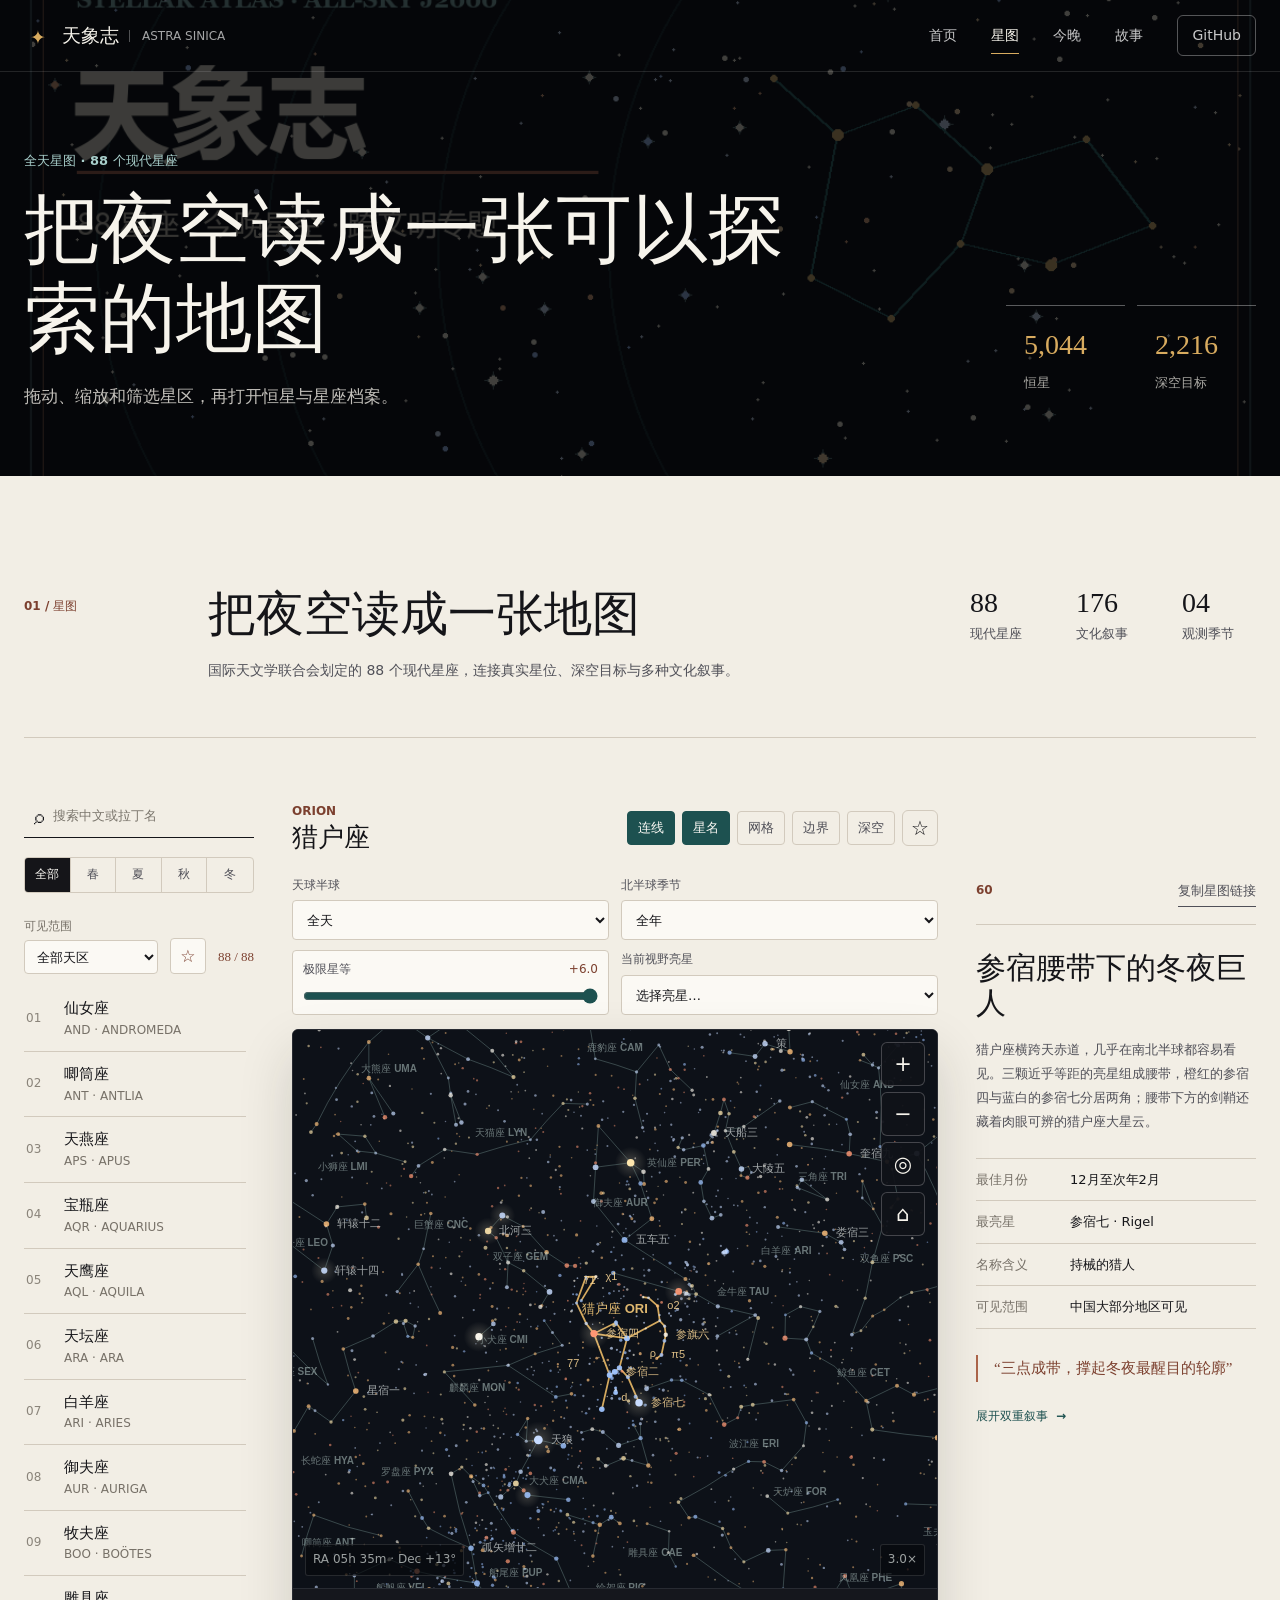
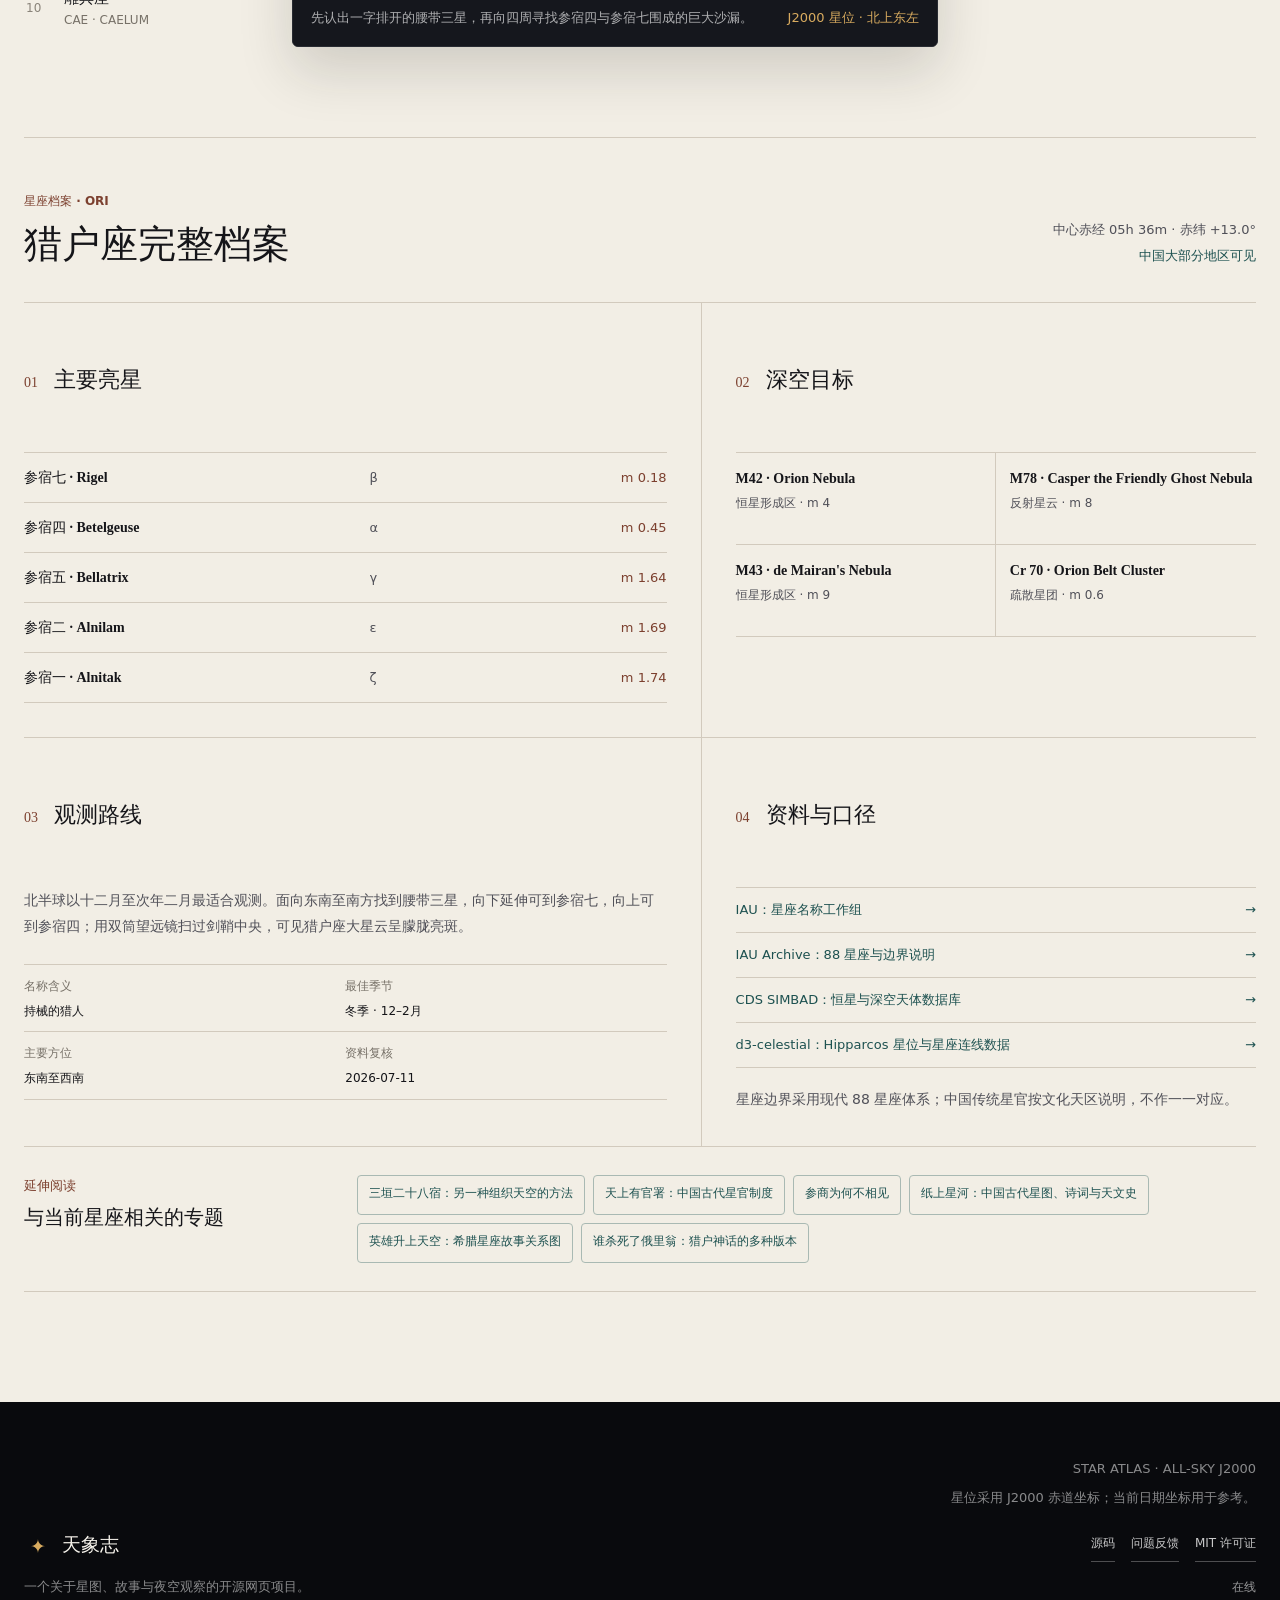
<file: atlas.html>
<!doctype html>
<html lang="zh-CN">
  <head>
    <meta charset="UTF-8" />
    <meta name="viewport" content="width=device-width, initial-scale=1.0" />
    <meta
      name="description"
      content="浏览 88 个现代星座、5044 颗恒星、星座边界与深空目标的中文互动全天星图。"
    />
    <meta name="theme-color" content="#090a0d" />
    <meta name="color-scheme" content="dark light" />
    <meta name="robots" content="index, follow" />
    <meta name="referrer" content="strict-origin-when-cross-origin" />
    <link rel="canonical" href="https://spectator7.github.io/stellar-atlas/atlas.html" />
    <meta property="og:title" content="全天星图 · 天象志" />
    <meta
      property="og:description"
      content="浏览 88 个现代星座、5044 颗恒星、星座边界与深空目标的中文互动全天星图。"
    />
    <meta property="og:type" content="website" />
    <meta property="og:url" content="https://spectator7.github.io/stellar-atlas/atlas.html" />
    <meta property="og:site_name" content="天象志" />
    <meta property="og:locale" content="zh_CN" />
    <meta property="og:image" content="https://spectator7.github.io/stellar-atlas/assets/social-preview.png" />
    <meta property="og:image:width" content="1200" />
    <meta property="og:image:height" content="630" />
    <meta property="og:image:alt" content="天象志星图式分享预览" />
    <meta name="twitter:card" content="summary_large_image" />
    <meta name="twitter:title" content="全天星图 · 天象志" />
    <meta name="twitter:description" content="浏览 88 个现代星座、5044 颗恒星、星座边界与深空目标的中文互动全天星图。" />
    <meta name="twitter:image" content="https://spectator7.github.io/stellar-atlas/assets/social-preview.png" />
    <link rel="icon" href="assets/mark.svg" type="image/svg+xml" />
    <link rel="apple-touch-icon" href="assets/icon-192.png" />
    <link rel="manifest" href="site.webmanifest" />
    <link rel="stylesheet" href="styles.css" />
    <script>document.documentElement.classList.add("js");</script>
    <script src="assets/vendor/d3-7.9.0.min.js" defer></script>
    <script src="assets/vendor/astronomy-engine-2.1.19.min.js" defer></script>
    <script src="data/sky-atlas.js" defer></script>
    <script src="sky-map.js" defer></script>
    <script src="data/constellations.js" defer></script>
    <script src="app.js" defer></script>
    <script type="application/ld+json">
      {
        "@context": "https://schema.org",
        "@type": "WebApplication",
        "name": "天象志",
        "alternateName": "Stellar Atlas",
        "url": "https://spectator7.github.io/stellar-atlas/",
        "inLanguage": "zh-CN",
        "applicationCategory": "EducationalApplication",
        "operatingSystem": "Any",
        "description": "收录 88 个现代星座、连续全天星图、今晚观测助手与跨文明星空故事的中文在线图鉴。",
        "isAccessibleForFree": true,
        "license": "https://github.com/spectator7/stellar-atlas/blob/main/LICENSE",
        "codeRepository": "https://github.com/spectator7/stellar-atlas"
      }
    </script>
    <title>全天星图 · 天象志</title>
  </head>
  <body data-page="atlas">
    <a class="skip-link" href="#main">跳到主要内容</a>

    <header class="site-header" id="siteHeader">
      <a class="brand" href="index.html" aria-label="天象志首页">
        <span class="brand-mark" aria-hidden="true">✦</span>
        <span class="brand-name">天象志</span>
        <span class="brand-latin">ASTRA SINICA</span>
      </a>

      <button
        class="menu-toggle"
        id="menuToggle"
        type="button"
        aria-label="打开导航"
        aria-expanded="false"
        aria-controls="siteNav"
      >
        <span aria-hidden="true">☰</span>
      </button>

      <nav class="site-nav" id="siteNav" aria-label="主导航">
        <a href="index.html" data-nav-page="home">首页</a>
        <a href="atlas.html" data-nav-page="atlas">星图</a>
        <a href="observe.html" data-nav-page="observe">今晚</a>
        <a href="stories.html" data-nav-page="stories">故事</a>
        <a class="nav-github" href="https://github.com/spectator7/stellar-atlas">GitHub</a>
      </nav>
    </header>

    <main id="main">
      <section class="hero" id="top" aria-labelledby="heroTitle">
        <canvas id="skyCanvas" aria-hidden="true"></canvas>

        <div class="hero-copy">
          <p class="eyebrow">全天星图 · 星空文化与实用观测</p>
          <h1 id="heroTitle">天象志</h1>
          <p class="hero-subtitle">在星图、神话与真实夜空之间，<br />重新认识头顶的群星。</p>
          <div class="hero-actions">
            <a class="button button-primary" href="observe.html">今晚看什么</a>
            <a class="button button-quiet" href="atlas.html">进入全天星图</a>
          </div>
        </div>

        <div class="hero-readout" aria-live="polite">
          <span class="readout-kicker">当前星图</span>
          <strong id="heroConstellationName">猎户座 · ORION</strong>
          <span id="heroConstellationMeta">冬季｜南方天空</span>
        </div>

        <div class="hero-scene-controls" aria-label="切换星座">
          <button id="heroPrev" class="icon-button" type="button" title="上一个星座" aria-label="上一个星座">‹</button>
          <span id="heroSceneIndex">01 / 88</span>
          <button id="heroNext" class="icon-button" type="button" title="下一个星座" aria-label="下一个星座">›</button>
        </div>

        <a class="scroll-cue" href="#homeRoutes">
          <span>选择入口</span>
          <span aria-hidden="true">↓</span>
        </a>
      </section>

      <section class="home-routes section-band" id="homeRoutes" aria-labelledby="homeRoutesTitle">
        <div class="home-routes-heading reveal">
          <p class="section-index">从这里开始</p>
          <h2 id="homeRoutesTitle">按你此刻最想做的事进入</h2>
          <p>今晚观测、全天星图和文化专题现在拥有独立页面，返回和分享都更清楚。</p>
        </div>
        <div class="home-route-grid reveal">
          <a class="home-route-item home-route-observe" href="observe.html">
            <span class="home-route-number">01</span>
            <div><p>今晚</p><h3>根据地点生成观测计划</h3><span>黑暗窗口、月光、天气、行星与可见星座</span></div>
            <strong aria-hidden="true">→</strong>
          </a>
          <a class="home-route-item home-route-atlas" href="atlas.html">
            <span class="home-route-number">02</span>
            <div><p>星图</p><h3>浏览 88 个现代星座</h3><span>缩放、拖动、亮星、边界与深空目标</span></div>
            <strong aria-hidden="true">→</strong>
          </a>
          <a class="home-route-item home-route-stories" href="stories.html">
            <span class="home-route-number">03</span>
            <div><p>故事</p><h3>阅读跨文明星空专题</h3><span>中国星官、神话、时间线与资料来源</span></div>
            <strong aria-hidden="true">→</strong>
          </a>
        </div>
        <dl class="home-project-stats reveal" aria-label="项目内容统计">
          <div><dt>88</dt><dd>现代星座</dd></div>
          <div><dt>5,044</dt><dd>全天恒星</dd></div>
          <div><dt>2,216</dt><dd>深空目标</dd></div>
          <div><dt>12</dt><dd>文化专题</dd></div>
        </dl>
      </section>

      <section class="subpage-hero subpage-hero-atlas" data-subpage="atlas" aria-labelledby="atlasPageTitle">
        <div>
          <p>全天星图 · 88 个现代星座</p>
          <h1 id="atlasPageTitle">把夜空读成一张可以探索的地图</h1>
          <span>拖动、缩放和筛选星区，再打开恒星与星座档案。</span>
        </div>
        <dl><div><dt>5,044</dt><dd>恒星</dd></div><div><dt>2,216</dt><dd>深空目标</dd></div></dl>
      </section>

      <section class="subpage-hero subpage-hero-stories" data-subpage="stories" aria-labelledby="storiesPageTitle">
        <div>
          <p>星空文化 · 可查证的故事网络</p>
          <h1 id="storiesPageTitle">从同一片星空，看见不同文明的命名与想象</h1>
          <span>浏览星座故事、历史时间线、人物关系和资料来源。</span>
        </div>
        <dl><div><dt>12</dt><dd>专题</dd></div><div><dt>71</dt><dd>来源</dd></div></dl>
      </section>

      <section class="subpage-hero subpage-hero-observe" data-subpage="observe" aria-labelledby="observePageTitle">
        <div>
          <p>今晚星空 · 当地观测助手</p>
          <h1 id="observePageTitle">知道今晚几点、朝哪里、看什么</h1>
          <span>设置地点、时间和器材，生成可离线携带的观测清单。</span>
        </div>
        <dl><div><dt>46</dt><dd>地点预设</dd></div><div><dt>3</dt><dd>器材模式</dd></div></dl>
      </section>

      <section class="atlas-section section-band" id="atlas" aria-labelledby="atlasTitle">
        <div class="section-heading reveal">
          <p class="section-index">01 / 星图</p>
          <div>
            <h2 id="atlasTitle">把夜空读成一张地图</h2>
            <p>国际天文学联合会划定的 88 个现代星座，连接真实星位、深空目标与多种文化叙事。</p>
          </div>
          <dl class="section-stats" aria-label="图鉴统计">
            <div><dt>88</dt><dd>现代星座</dd></div>
            <div><dt>176</dt><dd>文化叙事</dd></div>
            <div><dt>04</dt><dd>观测季节</dd></div>
          </dl>
        </div>

        <div class="atlas-layout reveal">
          <aside class="atlas-sidebar" aria-label="星座目录">
            <label class="search-box">
              <span class="visually-hidden">搜索星座</span>
              <span aria-hidden="true">⌕</span>
              <input id="constellationSearch" type="search" placeholder="搜索中文或拉丁名" autocomplete="off" />
            </label>

            <div class="season-filter" id="seasonFilter" aria-label="按季节筛选">
              <button type="button" class="is-active" data-season="all" aria-pressed="true">全部</button>
              <button type="button" data-season="spring" aria-pressed="false">春</button>
              <button type="button" data-season="summer" aria-pressed="false">夏</button>
              <button type="button" data-season="autumn" aria-pressed="false">秋</button>
              <button type="button" data-season="winter" aria-pressed="false">冬</button>
            </div>

            <div class="catalog-filter-row">
              <label class="visibility-filter">
                <span>可见范围</span>
                <select id="visibilityFilter">
                  <option value="all">全部天区</option>
                  <option value="china">中国大部分可见</option>
                  <option value="south">华南低纬可见</option>
                  <option value="far-south">极南天星座</option>
                </select>
              </label>
              <button id="favoritesOnly" class="catalog-favorite-filter" type="button" title="只看收藏" aria-label="只看收藏" aria-pressed="false">☆</button>
              <span id="resultCount" class="result-count" role="status" aria-live="polite">88 / 88</span>
            </div>

            <div class="constellation-list" id="constellationList"></div>
          </aside>

          <div class="atlas-center">
            <div class="chart-toolbar">
              <div>
                <p id="chartLatin">ORION</p>
                <h3 id="chartName">猎户座</h3>
              </div>
              <div class="chart-actions">
                <label class="layer-toggle">
                  <input id="linesToggle" type="checkbox" checked />
                  <span>连线</span>
                </label>
                <label class="layer-toggle">
                  <input id="labelsToggle" type="checkbox" checked />
                  <span>星名</span>
                </label>
                <label class="layer-toggle">
                  <input id="gridToggle" type="checkbox" />
                  <span>网格</span>
                </label>
                <label class="layer-toggle">
                  <input id="boundariesToggle" type="checkbox" />
                  <span>边界</span>
                </label>
                <label class="layer-toggle">
                  <input id="deepSkyToggle" type="checkbox" />
                  <span>深空</span>
                </label>
                <button id="favoriteButton" class="icon-button light" type="button" title="收藏星座" aria-label="收藏星座" aria-pressed="false">☆</button>
              </div>
            </div>

            <div class="sky-filterbar" aria-label="星图筛选与导航">
              <label class="sky-select-control">
                <span>天球半球</span>
                <select id="hemisphereFilter">
                  <option value="all">全天</option>
                  <option value="north">北天</option>
                  <option value="equatorial">赤道天区</option>
                  <option value="south">南天</option>
                </select>
              </label>

              <label class="sky-select-control">
                <span>北半球季节</span>
                <select id="mapSeasonFilter">
                  <option value="all">全年</option>
                  <option value="spring">春季</option>
                  <option value="summer">夏季</option>
                  <option value="autumn">秋季</option>
                  <option value="winter">冬季</option>
                </select>
              </label>

              <label class="magnitude-control" for="magnitudeRange">
                <span>极限星等 <output id="magnitudeValue" for="magnitudeRange">+6.0</output></span>
                <input id="magnitudeRange" type="range" min="1" max="6" step="0.5" value="6" />
              </label>

              <label class="sky-select-control named-star-control">
                <span>当前视野亮星</span>
                <select id="visibleStarSelect" aria-describedby="skyInstructions">
                  <option value="">暂无可选亮星</option>
                </select>
              </label>
            </div>

            <figure class="chart-frame">
              <div class="sky-stage" id="skyStage">
                <canvas
                  id="celestialMap"
                  tabindex="0"
                  role="img"
                  aria-label="可缩放、拖动和选择天体的全天星图"
                  aria-describedby="skyInstructions"
                >浏览器不支持 Canvas，请使用当前视野亮星菜单浏览。</canvas>

                <div class="sky-zoom-controls" role="group" aria-label="星图视野控制">
                  <button id="mapZoomIn" type="button" title="放大星图" aria-label="放大星图">+</button>
                  <button id="mapZoomOut" type="button" title="缩小星图" aria-label="缩小星图">−</button>
                  <button id="mapFocus" type="button" title="聚焦当前星座" aria-label="聚焦当前星座">◎</button>
                  <button id="mapReset" type="button" title="重置全天视野" aria-label="重置全天视野">⌂</button>
                </div>

                <div class="sky-hud" aria-hidden="true">
                  <span id="mapCenterCoordinates">RA 06h 00m · Dec +00°</span>
                  <span id="mapZoomReadout">1.0×</span>
                </div>

                <aside class="object-popover" id="objectPopover" role="dialog" aria-labelledby="objectTitle" hidden>
                  <button id="objectClose" class="object-close" type="button" title="关闭天体资料" aria-label="关闭天体资料">×</button>
                  <p class="object-kicker" id="objectKicker">恒星资料</p>
                  <h4 id="objectTitle">天体名称</h4>
                  <p class="object-alias" id="objectAlias"></p>
                  <dl id="objectFacts"></dl>
                  <button id="objectConstellation" class="text-button object-constellation-link" type="button">打开所属星座档案</button>
                </aside>

                <p id="skyEmpty" class="sky-empty" hidden>当前筛选条件下没有可绘制的天体。</p>
              </div>
              <figcaption>
                <span id="chartCaption">猎户座最醒目的标志，是几乎排成直线的“腰带三星”。</span>
                <span class="chart-scale" id="mapEpoch">J2000 星位 · 北上东左</span>
              </figcaption>
            </figure>

            <p id="skyInstructions" class="visually-hidden">方向键移动星图，加减键缩放，Home 键重置视野，回车选择光标附近恒星，Escape 键关闭资料。</p>
            <p id="skyAnnouncer" class="visually-hidden" aria-live="polite"></p>
            <ol id="visibleStarList" class="visually-hidden"></ol>
          </div>

          <aside class="atlas-detail" aria-labelledby="detailTitle">
            <div class="detail-head">
              <p class="detail-number" id="detailNumber">01</p>
              <button id="shareButton" class="text-button" type="button">复制星图链接</button>
            </div>
            <h3 id="detailTitle">冬夜的巨人</h3>
            <p class="detail-summary" id="detailSummary"></p>
            <dl class="fact-list" id="factList"></dl>
            <blockquote id="detailQuote"></blockquote>
            <a class="story-link" id="storyLink" href="stories.html">展开双重叙事 <span aria-hidden="true">→</span></a>
          </aside>
        </div>

        <section class="constellation-dossier reveal" id="dossier" aria-labelledby="dossierTitle">
          <header class="dossier-header">
            <div>
              <p class="section-index">星座档案 · <span id="dossierAbbr">ORI</span></p>
              <h3 id="dossierTitle">猎户座完整档案</h3>
            </div>
            <div class="dossier-coordinates">
              <span id="dossierCoordinates">中心赤经 / 赤纬</span>
              <span id="dossierVisibility">中国大部分地区可见</span>
            </div>
          </header>

          <div class="dossier-grid">
            <section class="dossier-block key-stars-block" aria-labelledby="keyStarsTitle">
              <div class="dossier-block-head">
                <p>01</p>
                <h4 id="keyStarsTitle">主要亮星</h4>
              </div>
              <div class="key-star-table" id="keyStarTable"></div>
            </section>

            <section class="dossier-block deep-sky-block" aria-labelledby="deepSkyTitle">
              <div class="dossier-block-head">
                <p>02</p>
                <h4 id="deepSkyTitle">深空目标</h4>
              </div>
              <div class="deep-sky-list" id="deepSkyList"></div>
            </section>

            <section class="dossier-block observing-block" aria-labelledby="observingRouteTitle">
              <div class="dossier-block-head">
                <p>03</p>
                <h4 id="observingRouteTitle">观测路线</h4>
              </div>
              <p id="dossierObservation"></p>
              <dl class="dossier-meta" id="dossierMeta"></dl>
            </section>

            <section class="dossier-block sources-block" aria-labelledby="sourcesTitle">
              <div class="dossier-block-head">
                <p>04</p>
                <h4 id="sourcesTitle">资料与口径</h4>
              </div>
              <ul id="sourceList"></ul>
              <p class="source-note">星座边界采用现代 88 星座体系；中国传统星官按文化天区说明，不作一一对应。</p>
            </section>
          </div>
          <nav class="related-topic-nav" aria-labelledby="relatedTopicTitle">
            <div>
              <p>延伸阅读</p>
              <h4 id="relatedTopicTitle">与当前星座相关的专题</h4>
            </div>
            <div id="relatedTopicLinks"></div>
          </nav>
        </section>
      </section>

      <section class="story-section section-band" id="stories" aria-labelledby="storiesTitle">
        <div class="story-heading reveal">
          <p class="section-index light-index">02 / 故事</p>
          <h2 id="storiesTitle">同一片星空，两种讲述</h2>
          <p>星座的边界来自现代天文学，而人类为星光命名的方式从不只有一种。</p>
        </div>

        <div class="story-layout reveal">
          <div class="story-identity">
            <span id="storyCount">01 / 07</span>
            <div class="story-glyph" id="storyGlyph" aria-hidden="true">参</div>
            <p id="storyStarName">参宿 · 猎户座</p>
          </div>

          <article class="story-article">
            <div class="story-tabs" role="tablist" aria-label="故事来源">
              <button id="chineseStoryTab" type="button" role="tab" aria-selected="true" aria-controls="storyBody">中国星官</button>
              <button id="greekStoryTab" type="button" role="tab" aria-selected="false" aria-controls="storyBody">西方传统</button>
            </div>
            <p class="story-origin" id="storyOrigin">三垣二十八宿 · 西方白虎</p>
            <h3 id="storyTitle">参商永隔</h3>
            <div id="storyBody" class="story-body" role="tabpanel" tabindex="0"></div>
            <p class="story-note" id="storyNote"></p>
          </article>

          <aside class="story-browser" aria-label="选择星座故事">
            <p>故事索引</p>
            <label>
              <span class="visually-hidden">选择星座</span>
              <select id="storySelect"></select>
            </label>
            <dl>
              <div><dt>现代星座</dt><dd>88</dd></div>
              <div><dt>叙事视角</dt><dd>2</dd></div>
              <div><dt>当前季节</dt><dd id="storySeason">冬季</dd></div>
            </dl>
          </aside>
        </div>
      </section>

      <section class="story-library-section section-band" id="story-library" aria-labelledby="storyLibraryTitle">
        <div class="section-heading story-library-heading reveal">
          <p class="section-index">02B / 专题资料库</p>
          <div>
            <h2 id="storyLibraryTitle">星空故事成为一套可以查证的知识网络</h2>
            <p>从三垣二十八宿到希腊英雄谱系，从阿拉伯星名到航海星空；每篇专题标注时代、相关天区与资料来源。</p>
          </div>
          <dl class="section-stats" aria-label="专题资料库统计">
            <div><dt id="topicStatCount">12</dt><dd>首批专题</dd></div>
            <div><dt id="topicCultureCount">19</dt><dd>文明视角</dd></div>
            <div><dt id="topicConstellationCount">34</dt><dd>关联星座</dd></div>
          </dl>
        </div>

        <div class="topic-toolbar reveal" aria-label="筛选故事专题">
          <label class="topic-search">
            <span>搜索专题</span>
            <input id="topicSearch" type="search" placeholder="标题、人物、星官或文明" autocomplete="off" aria-controls="topicList" />
          </label>
          <label>
            <span>文明</span>
            <select id="topicCultureFilter">
              <option value="all">全部文明</option>
            </select>
          </label>
          <label>
            <span>时代</span>
            <select id="topicEraFilter">
              <option value="all">全部时代</option>
            </select>
          </label>
          <output id="topicResultCount" aria-live="polite">12 篇</output>
        </div>
        <button id="retryStoryLoad" class="feature-load-retry" type="button" hidden>重新加载专题资料</button>

        <div class="topic-workspace reveal">
          <aside class="topic-index" aria-label="专题目录">
            <p>专题索引</p>
            <div id="topicList"></div>
          </aside>

          <article class="topic-reader" aria-labelledby="topicTitle">
            <header class="topic-header">
              <div>
                <p class="topic-kicker" id="topicKicker">中国星空体系</p>
                <h3 id="topicTitle" tabindex="-1">三垣二十八宿总览</h3>
              </div>
              <button id="topicShare" class="text-button" type="button">复制专题链接</button>
            </header>
            <p class="topic-summary" id="topicSummary"></p>
            <dl class="topic-meta">
              <div><dt>时代范围</dt><dd id="topicPeriod"></dd></div>
              <div><dt>文明视角</dt><dd id="topicCultures"></dd></div>
              <div><dt>阅读长度</dt><dd id="topicReadingTime"></dd></div>
              <div><dt>最后核对</dt><dd id="topicReviewedAt"></dd></div>
            </dl>
            <div class="topic-sections" id="topicSections"></div>
          </article>

          <aside class="topic-context" aria-labelledby="topicRelationTitle">
            <div class="topic-context-head">
              <p>关系图</p>
              <h3 id="topicRelationTitle">人物、星官与星座</h3>
            </div>
            <canvas id="topicRelationCanvas" width="420" height="360" role="img" aria-label="当前专题的关系网络" aria-describedby="topicRelationList"></canvas>
            <ul id="topicRelationList" class="visually-hidden"></ul>
            <div class="topic-related">
              <p>相关现代星座</p>
              <div id="topicRelatedConstellations"></div>
            </div>
          </aside>
        </div>

        <div class="topic-evidence reveal">
          <section aria-labelledby="topicTimelineTitle">
            <header><p>时间线</p><h3 id="topicTimelineTitle">文本与观测的年代坐标</h3></header>
            <ol id="topicTimeline"></ol>
          </section>
          <section aria-labelledby="topicComparisonTitle">
            <header><p>比较阅读</p><h3 id="topicComparisonTitle">同一片星空的不同组织方式</h3></header>
            <div id="topicComparisons"></div>
          </section>
          <section aria-labelledby="topicSourcesTitle">
            <header><p>资料来源</p><h3 id="topicSourcesTitle">可继续查阅的线索</h3></header>
            <ol id="topicSources"></ol>
          </section>
        </div>

        <nav class="topic-pagination reveal" aria-label="切换故事专题">
          <button id="topicPrev" type="button"><span aria-hidden="true">←</span><span>上一篇</span></button>
          <button id="topicNext" type="button"><span>下一篇</span><span aria-hidden="true">→</span></button>
        </nav>
      </section>

      <section class="observe-section section-band" id="observe" aria-labelledby="observeTitle">
        <div class="section-heading observe-heading reveal">
          <p class="section-index">03 / 今晚星空</p>
          <div>
            <h2 id="observeTitle">把地点与时间交给星空，得到今晚真正可执行的计划</h2>
            <p>天文结果在浏览器本地计算；设备定位只在主动点击后调用，天气默认关闭且不会影响星空计算。</p>
          </div>
        </div>

        <div class="observer-workbench reveal">
          <form class="observer-form" id="observerForm">
            <header>
              <p>观测条件</p>
              <h3>地点、时间与天空亮度</h3>
            </header>

            <div class="observer-control-grid">
              <label class="observer-city-control">
                <span>城市预设</span>
                <select id="observerLocation"></select>
              </label>
              <button id="useDeviceLocation" class="observer-location-button" type="button" title="使用设备位置">
                <span aria-hidden="true">⌖</span><span>使用设备位置</span>
              </button>

              <label>
                <span>纬度</span>
                <input id="observerLatitude" type="number" min="-90" max="90" step="0.0001" inputmode="decimal" required />
              </label>
              <label>
                <span>经度</span>
                <input id="observerLongitude" type="number" min="-180" max="180" step="0.0001" inputmode="decimal" required />
              </label>
              <label>
                <span>海拔 / 米</span>
                <input id="observerElevation" type="number" min="-500" max="9000" step="1" inputmode="numeric" required />
              </label>

              <label class="observer-datetime-control">
                <span>当地日期与时间</span>
                <input id="observerDateTime" type="datetime-local" required />
              </label>
              <button id="useCurrentTime" class="observer-now-button observer-time-button" type="button">此刻</button>
              <button id="useTonightTime" class="observer-now-button observer-time-button" type="button">今晚</button>

              <label class="observer-timezone-control">
                <span>时区</span>
                <select id="observerTimezone"></select>
              </label>
              <label class="observer-bortle-control">
                <span>光污染等级</span>
                <select id="observerBortle"></select>
              </label>
              <label class="observer-equipment-control">
                <span>观测器材</span>
                <select id="observerEquipment">
                  <option value="naked-eye">裸眼</option>
                  <option value="binoculars">双筒望远镜</option>
                  <option value="telescope">小型望远镜</option>
                </select>
              </label>
            </div>

            <div class="observer-form-footer">
              <div class="observer-privacy-notes">
                <p>城市等级是中心城区估计值，可按实际观测地手动修改。</p>
                <label class="weather-consent">
                  <input id="weatherConsent" type="checkbox" />
                  <span>同时查询天气：向 Open-Meteo 发送约 0.01° 坐标与海拔</span>
                </label>
                <label class="location-memory-consent">
                  <input id="rememberManualLocation" type="checkbox" />
                  <span>仅在本机记住手动或设备坐标；默认不保存精确位置</span>
                </label>
              </div>
              <button id="generateTonight" class="button button-primary" type="submit">生成今晚星空</button>
            </div>
            <p id="observerFormStatus" class="observer-form-status" role="status" aria-live="polite"></p>
            <button id="retryObservingLoad" class="feature-load-retry" type="button" hidden>重新加载观测助手</button>
          </form>

          <section class="tonight-overview" aria-labelledby="tonightHeadline">
            <header class="tonight-overview-header">
              <div>
                <p id="tonightLocation">北京 · 39.90°N</p>
                <h3 id="tonightHeadline">今晚观测条件</h3>
              </div>
              <span id="nightQuality" class="night-quality" data-level="pending">计算中</span>
            </header>
            <p id="nightQualityReason" class="night-quality-reason">正在计算太阳高度、月光与可见星区。</p>
            <dl class="tonight-meta">
              <div><dt>当地时间</dt><dd id="tonightDate"></dd></div>
              <div><dt>坐标</dt><dd id="tonightCoordinates"></dd></div>
              <div><dt>理论极限星等</dt><dd id="tonightMagnitudeLimit"></dd></div>
            </dl>

            <figure class="horizon-figure">
              <canvas id="horizonCanvas" width="760" height="540" role="img" aria-label="当地时间的地平星图" aria-describedby="horizonObjectList"></canvas>
              <div class="horizon-time-controls" role="group" aria-label="调整观测时间">
                <button id="stepTimeBackward" type="button" title="提前一小时" aria-label="提前一小时">←</button>
                <button id="stepTimeForward" type="button" title="推后一小时" aria-label="推后一小时">→</button>
              </div>
              <figcaption>
                <span id="horizonCaption">几何地平线以上的亮星、星座中心与行星</span>
                <span>方位角 · 高度角</span>
              </figcaption>
            </figure>
            <ol id="horizonObjectList" class="visually-hidden"></ol>
          </section>
        </div>

        <div class="condition-strip reveal" aria-label="今晚观测条件摘要">
          <article>
            <p>黑暗窗口</p>
            <strong id="darknessValue">计算中</strong>
            <span id="darknessDetail"></span>
            <small id="nightWindow"></small>
          </article>
          <article>
            <p>月相与月光</p>
            <div class="moon-condition-row">
              <span id="moonPhaseVisual" class="moon-phase-visual" aria-hidden="true"></span>
              <strong id="moonValue">计算中</strong>
            </div>
            <span id="moonDetail"></span>
            <small id="moonTimes"></small>
          </article>
          <article>
            <div class="condition-card-head">
              <p>天气与云量</p>
              <button id="refreshWeather" type="button" title="刷新天气" aria-label="刷新天气">↻</button>
            </div>
            <strong id="weatherValue">等待查询</strong>
            <span id="weatherDetail"></span>
            <small id="weatherTimestamp"></small>
          </article>
          <article>
            <p>光污染</p>
            <strong id="pollutionValue">Bortle 9</strong>
            <span id="pollutionDetail"></span>
            <small id="pollutionSource">城市中心估计，可手动修正</small>
          </article>
          <article>
            <p>地平线以上行星</p>
            <strong id="planetValue">计算中</strong>
            <span id="planetDetail"></span>
            <small>按几何高度统计；肉眼可见性还取决于日光、日距和天气</small>
          </article>
          <article class="best-time-card">
            <p id="bestTimeLabel">天文推荐时刻</p>
            <strong id="bestTimeValue">计算中</strong>
            <span id="bestTimeDetail"></span>
            <button id="useBestTime" type="button">切换到该时刻</button>
          </article>
        </div>

        <div class="tonight-results reveal">
          <section class="visible-sky-section" aria-labelledby="visibleSkyTitle">
            <header>
              <div><p>可见星座</p><h3 id="visibleSkyTitle">地平线以上的星座</h3></div>
              <div class="visible-sky-controls">
                <label>
                  <span>最低高度</span>
                  <select id="visibleAltitudeFilter">
                    <option value="0">0°</option>
                    <option value="10" selected>10°</option>
                    <option value="20">20°</option>
                    <option value="30">30°</option>
                  </select>
                </label>
                <output id="visibleConstellationCount" role="status" aria-live="polite">0 个</output>
              </div>
            </header>
            <div id="visibleConstellationList" class="visible-constellation-list"></div>
            <p class="calculation-note">这里展示几何地平线关系。星座升落以中心代表位置计算；日光、地形、建筑和星座跨度会使实际可见情况不同。</p>
          </section>

          <section class="tonight-events" aria-labelledby="tonightEventsTitle">
            <header><p>月度事件</p><h3 id="tonightEventsTitle">月相、流星雨与行星合月</h3></header>
            <div id="eventList" class="event-list"></div>
            <div class="planet-table-wrap">
              <p>行星位置</p>
              <div id="planetList" class="planet-list"></div>
            </div>
          </section>

          <section class="observation-plan" aria-labelledby="observationPlanTitle">
            <header>
              <div><p>观测清单</p><h3 id="observationPlanTitle">带到户外的今晚计划</h3></div>
              <output id="planCount" role="status" aria-live="polite">0 项</output>
            </header>
            <div id="observationChecklist" class="observation-checklist"></div>
            <div class="plan-actions">
              <button id="copyPlan" type="button">复制清单</button>
              <button id="sharePlan" type="button">分享</button>
              <button id="downloadPlan" type="button">下载文本</button>
            </div>
            <p class="plan-privacy-note">共享时使用城市预设，或将手动坐标模糊到约 0.1°；天气授权不会写入链接。</p>
          </section>
        </div>

        <div class="seasonal-reference reveal">
          <header>
            <p>季节参考</p>
            <h3>不设置地点时，也可以从四季亮星开始</h3>
          </header>
        </div>

        <div class="season-orbit reveal" aria-label="四季星空">
          <button type="button" data-observe-season="spring" aria-pressed="false">
            <span>春</span><small>北斗高悬</small>
          </button>
          <button type="button" data-observe-season="summer" aria-pressed="false">
            <span>夏</span><small>银河横空</small>
          </button>
          <button type="button" data-observe-season="autumn" aria-pressed="false">
            <span>秋</span><small>飞马当空</small>
          </button>
          <button type="button" data-observe-season="winter" aria-pressed="true" class="is-active">
            <span>冬</span><small>群星璀璨</small>
          </button>
        </div>

        <div class="observe-panel reveal">
          <div class="observe-primary">
            <p class="observe-season-label" id="observeSeasonLabel">冬季 · 12月至次年2月</p>
            <h3 id="observeHeadline">先找三颗排成直线的亮星</h3>
            <p id="observeDescription">
              入夜后面向东南至南方天空，找到猎户座腰带三星。向左上方延伸是参宿四，向右下方延伸是参宿七。
            </p>
          </div>
          <dl class="observe-facts">
            <div><dt>推荐时段</dt><dd id="observeTime">20:00–23:00</dd></div>
            <div><dt>主要方向</dt><dd id="observeDirection">东南至南</dd></div>
            <div><dt>代表星座</dt><dd id="observeTargets">猎户座</dd></div>
            <div><dt>入门器材</dt><dd id="observeGear">裸眼 / 7×50 双筒</dd></div>
          </dl>
        </div>

        <div class="field-notes reveal">
          <h3>一页观星备忘</h3>
          <ol>
            <li><span>01</span><strong>离开强光</strong><p>抵达暗处后，让眼睛适应约二十分钟。</p></li>
            <li><span>02</span><strong>先认亮星</strong><p>从明显的形状出发，再向周围星区延伸。</p></li>
            <li><span>03</span><strong>保留夜视</strong><p>查看星图时使用低亮度与暖色屏幕。</p></li>
            <li><span>04</span><strong>记录天空</strong><p>写下时间、方向、云量与看到的星形。</p></li>
          </ol>
        </div>
      </section>

      <section class="closing-section" aria-label="结语">
        <p>我们仰望的不是一张静止的图，<br />而是无数时代共同写下的注脚。</p>
        <a href="#top" aria-label="返回页面顶部">返回星空 ↑</a>
      </section>
    </main>

    <footer class="site-footer" id="publish">
      <div>
        <a class="brand footer-brand" href="index.html">
          <span class="brand-mark" aria-hidden="true">✦</span>
          <span class="brand-name">天象志</span>
        </a>
        <p>一个关于星图、故事与夜空观察的开源网页项目。</p>
      </div>
      <div class="footer-meta">
        <p>STAR ATLAS · ALL-SKY J2000</p>
        <p>星位采用 J2000 赤道坐标；当前日期坐标用于参考。</p>
        <nav class="footer-links" aria-label="项目链接">
          <a href="https://github.com/spectator7/stellar-atlas">源码</a>
          <a href="https://github.com/spectator7/stellar-atlas/issues">问题反馈</a>
          <a href="https://github.com/spectator7/stellar-atlas/blob/main/LICENSE">MIT 许可证</a>
        </nav>
        <div class="footer-app-actions">
          <button id="installApp" type="button" hidden><span aria-hidden="true">↓</span><span>安装离线版</span></button>
          <span id="networkStatus" role="status" aria-live="polite">在线</span>
        </div>
      </div>
    </footer>

    <div class="toast" id="toast" role="status" aria-live="polite"></div>

    <noscript>
      <div class="noscript">请启用 JavaScript 以浏览交互星图。</div>
    </noscript>
  </body>
</html>
</file>
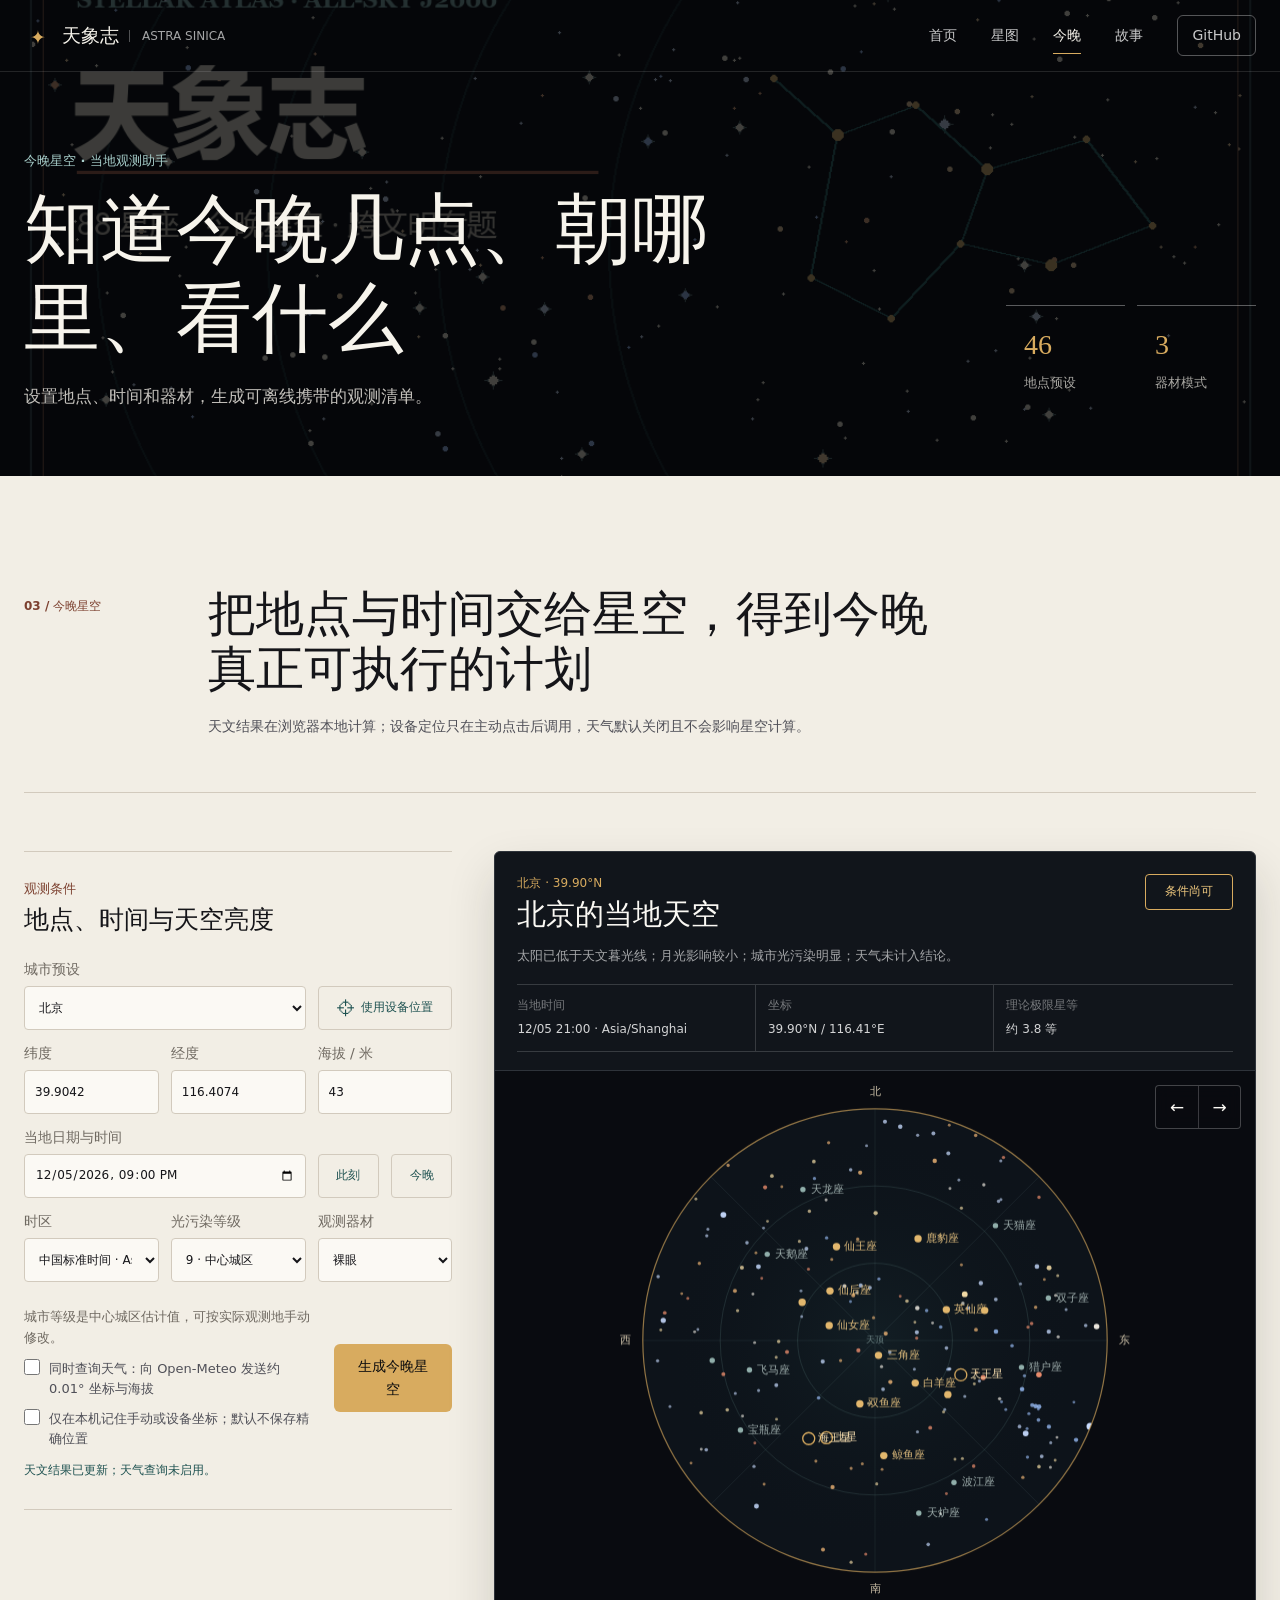
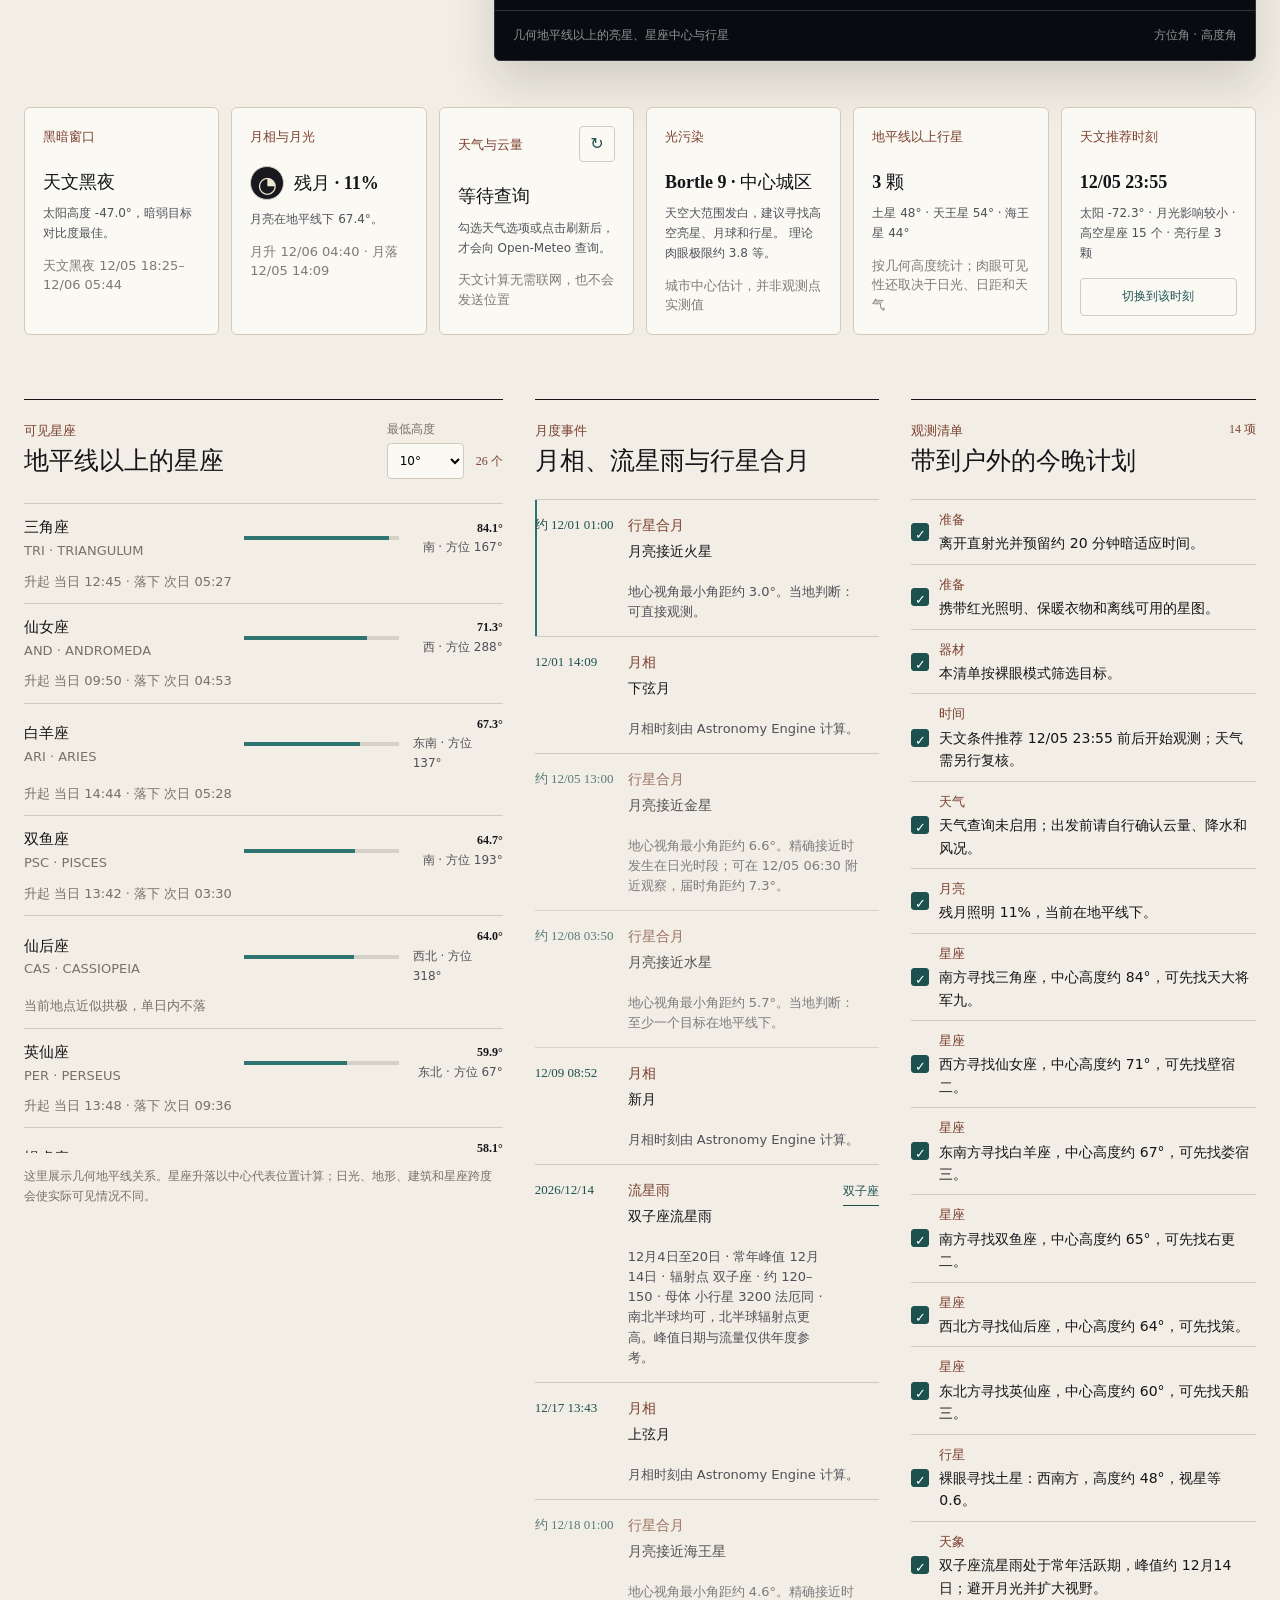
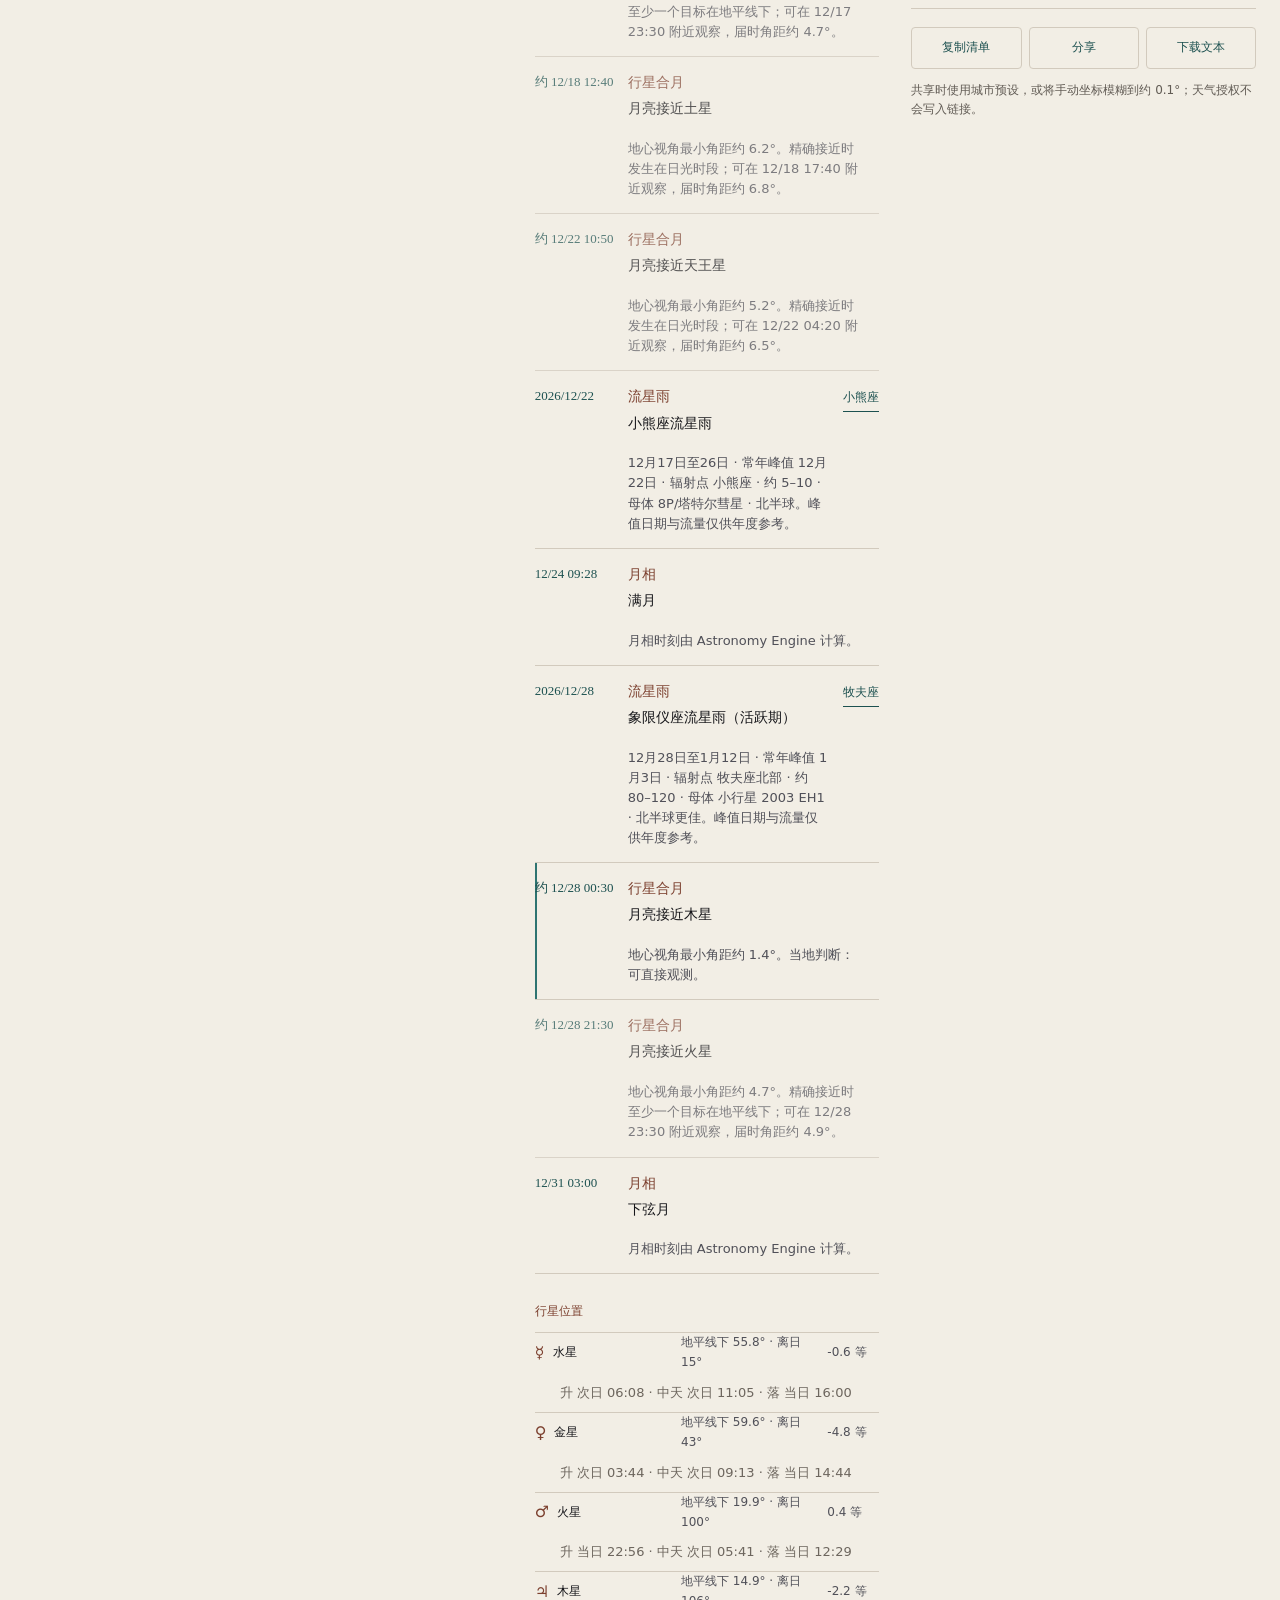
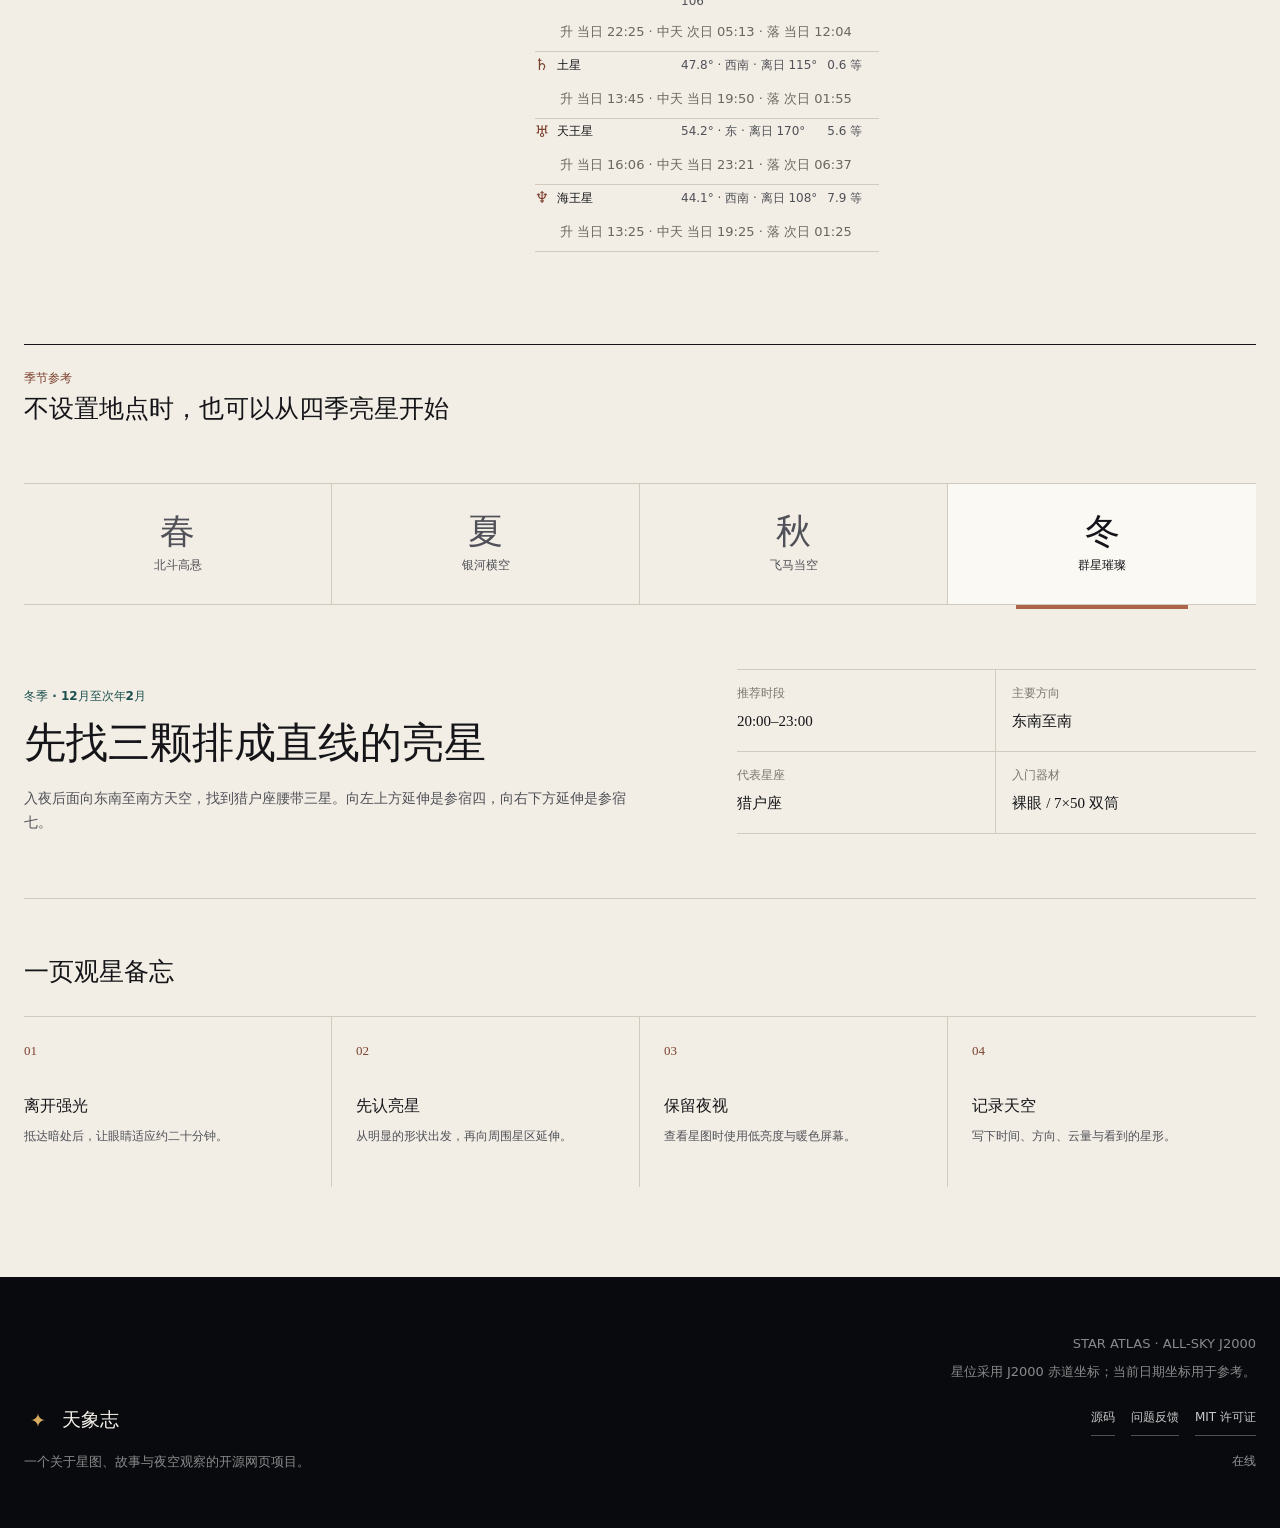
<file: observe.html>
<!doctype html>
<html lang="zh-CN">
  <head>
    <meta charset="UTF-8" />
    <meta name="viewport" content="width=device-width, initial-scale=1.0" />
    <meta
      name="description"
      content="根据地点、日期、器材、月光、天气与城市光污染，生成今晚可见星座、行星、天象事件和个性化观测清单。"
    />
    <meta name="theme-color" content="#090a0d" />
    <meta name="color-scheme" content="dark light" />
    <meta name="robots" content="index, follow" />
    <meta name="referrer" content="strict-origin-when-cross-origin" />
    <link rel="canonical" href="https://spectator7.github.io/stellar-atlas/observe.html" />
    <meta property="og:title" content="今晚星空 · 天象志" />
    <meta
      property="og:description"
      content="根据地点、日期、器材、月光、天气与城市光污染，生成今晚可见星座、行星、天象事件和个性化观测清单。"
    />
    <meta property="og:type" content="website" />
    <meta property="og:url" content="https://spectator7.github.io/stellar-atlas/observe.html" />
    <meta property="og:site_name" content="天象志" />
    <meta property="og:locale" content="zh_CN" />
    <meta property="og:image" content="https://spectator7.github.io/stellar-atlas/assets/social-preview.png" />
    <meta property="og:image:width" content="1200" />
    <meta property="og:image:height" content="630" />
    <meta property="og:image:alt" content="天象志星图式分享预览" />
    <meta name="twitter:card" content="summary_large_image" />
    <meta name="twitter:title" content="今晚星空 · 天象志" />
    <meta name="twitter:description" content="根据地点、日期、器材、月光、天气与城市光污染，生成今晚可见星座、行星、天象事件和个性化观测清单。" />
    <meta name="twitter:image" content="https://spectator7.github.io/stellar-atlas/assets/social-preview.png" />
    <link rel="icon" href="assets/mark.svg" type="image/svg+xml" />
    <link rel="apple-touch-icon" href="assets/icon-192.png" />
    <link rel="manifest" href="site.webmanifest" />
    <link rel="stylesheet" href="styles.css" />
    <script>document.documentElement.classList.add("js");</script>
    <script src="assets/vendor/astronomy-engine-2.1.19.min.js" defer></script>
    <script src="data/sky-atlas.js" defer></script>
    <script src="data/constellations.js" defer></script>
    <script src="app.js" defer></script>
    <script type="application/ld+json">
      {
        "@context": "https://schema.org",
        "@type": "WebApplication",
        "name": "天象志",
        "alternateName": "Stellar Atlas",
        "url": "https://spectator7.github.io/stellar-atlas/",
        "inLanguage": "zh-CN",
        "applicationCategory": "EducationalApplication",
        "operatingSystem": "Any",
        "description": "收录 88 个现代星座、连续全天星图、今晚观测助手与跨文明星空故事的中文在线图鉴。",
        "isAccessibleForFree": true,
        "license": "https://github.com/spectator7/stellar-atlas/blob/main/LICENSE",
        "codeRepository": "https://github.com/spectator7/stellar-atlas"
      }
    </script>
    <title>今晚星空 · 天象志</title>
  </head>
  <body data-page="observe">
    <a class="skip-link" href="#main">跳到主要内容</a>

    <header class="site-header" id="siteHeader">
      <a class="brand" href="index.html" aria-label="天象志首页">
        <span class="brand-mark" aria-hidden="true">✦</span>
        <span class="brand-name">天象志</span>
        <span class="brand-latin">ASTRA SINICA</span>
      </a>

      <button
        class="menu-toggle"
        id="menuToggle"
        type="button"
        aria-label="打开导航"
        aria-expanded="false"
        aria-controls="siteNav"
      >
        <span aria-hidden="true">☰</span>
      </button>

      <nav class="site-nav" id="siteNav" aria-label="主导航">
        <a href="index.html" data-nav-page="home">首页</a>
        <a href="atlas.html" data-nav-page="atlas">星图</a>
        <a href="observe.html" data-nav-page="observe">今晚</a>
        <a href="stories.html" data-nav-page="stories">故事</a>
        <a class="nav-github" href="https://github.com/spectator7/stellar-atlas">GitHub</a>
      </nav>
    </header>

    <main id="main">
      <section class="hero" id="top" aria-labelledby="heroTitle">
        <canvas id="skyCanvas" aria-hidden="true"></canvas>

        <div class="hero-copy">
          <p class="eyebrow">全天星图 · 星空文化与实用观测</p>
          <h1 id="heroTitle">天象志</h1>
          <p class="hero-subtitle">在星图、神话与真实夜空之间，<br />重新认识头顶的群星。</p>
          <div class="hero-actions">
            <a class="button button-primary" href="observe.html">今晚看什么</a>
            <a class="button button-quiet" href="atlas.html">进入全天星图</a>
          </div>
        </div>

        <div class="hero-readout" aria-live="polite">
          <span class="readout-kicker">当前星图</span>
          <strong id="heroConstellationName">猎户座 · ORION</strong>
          <span id="heroConstellationMeta">冬季｜南方天空</span>
        </div>

        <div class="hero-scene-controls" aria-label="切换星座">
          <button id="heroPrev" class="icon-button" type="button" title="上一个星座" aria-label="上一个星座">‹</button>
          <span id="heroSceneIndex">01 / 88</span>
          <button id="heroNext" class="icon-button" type="button" title="下一个星座" aria-label="下一个星座">›</button>
        </div>

        <a class="scroll-cue" href="#homeRoutes">
          <span>选择入口</span>
          <span aria-hidden="true">↓</span>
        </a>
      </section>

      <section class="home-routes section-band" id="homeRoutes" aria-labelledby="homeRoutesTitle">
        <div class="home-routes-heading reveal">
          <p class="section-index">从这里开始</p>
          <h2 id="homeRoutesTitle">按你此刻最想做的事进入</h2>
          <p>今晚观测、全天星图和文化专题现在拥有独立页面，返回和分享都更清楚。</p>
        </div>
        <div class="home-route-grid reveal">
          <a class="home-route-item home-route-observe" href="observe.html">
            <span class="home-route-number">01</span>
            <div><p>今晚</p><h3>根据地点生成观测计划</h3><span>黑暗窗口、月光、天气、行星与可见星座</span></div>
            <strong aria-hidden="true">→</strong>
          </a>
          <a class="home-route-item home-route-atlas" href="atlas.html">
            <span class="home-route-number">02</span>
            <div><p>星图</p><h3>浏览 88 个现代星座</h3><span>缩放、拖动、亮星、边界与深空目标</span></div>
            <strong aria-hidden="true">→</strong>
          </a>
          <a class="home-route-item home-route-stories" href="stories.html">
            <span class="home-route-number">03</span>
            <div><p>故事</p><h3>阅读跨文明星空专题</h3><span>中国星官、神话、时间线与资料来源</span></div>
            <strong aria-hidden="true">→</strong>
          </a>
        </div>
        <dl class="home-project-stats reveal" aria-label="项目内容统计">
          <div><dt>88</dt><dd>现代星座</dd></div>
          <div><dt>5,044</dt><dd>全天恒星</dd></div>
          <div><dt>2,216</dt><dd>深空目标</dd></div>
          <div><dt>12</dt><dd>文化专题</dd></div>
        </dl>
      </section>

      <section class="subpage-hero subpage-hero-atlas" data-subpage="atlas" aria-labelledby="atlasPageTitle">
        <div>
          <p>全天星图 · 88 个现代星座</p>
          <h1 id="atlasPageTitle">把夜空读成一张可以探索的地图</h1>
          <span>拖动、缩放和筛选星区，再打开恒星与星座档案。</span>
        </div>
        <dl><div><dt>5,044</dt><dd>恒星</dd></div><div><dt>2,216</dt><dd>深空目标</dd></div></dl>
      </section>

      <section class="subpage-hero subpage-hero-stories" data-subpage="stories" aria-labelledby="storiesPageTitle">
        <div>
          <p>星空文化 · 可查证的故事网络</p>
          <h1 id="storiesPageTitle">从同一片星空，看见不同文明的命名与想象</h1>
          <span>浏览星座故事、历史时间线、人物关系和资料来源。</span>
        </div>
        <dl><div><dt>12</dt><dd>专题</dd></div><div><dt>71</dt><dd>来源</dd></div></dl>
      </section>

      <section class="subpage-hero subpage-hero-observe" data-subpage="observe" aria-labelledby="observePageTitle">
        <div>
          <p>今晚星空 · 当地观测助手</p>
          <h1 id="observePageTitle">知道今晚几点、朝哪里、看什么</h1>
          <span>设置地点、时间和器材，生成可离线携带的观测清单。</span>
        </div>
        <dl><div><dt>46</dt><dd>地点预设</dd></div><div><dt>3</dt><dd>器材模式</dd></div></dl>
      </section>

      <section class="atlas-section section-band" id="atlas" aria-labelledby="atlasTitle">
        <div class="section-heading reveal">
          <p class="section-index">01 / 星图</p>
          <div>
            <h2 id="atlasTitle">把夜空读成一张地图</h2>
            <p>国际天文学联合会划定的 88 个现代星座，连接真实星位、深空目标与多种文化叙事。</p>
          </div>
          <dl class="section-stats" aria-label="图鉴统计">
            <div><dt>88</dt><dd>现代星座</dd></div>
            <div><dt>176</dt><dd>文化叙事</dd></div>
            <div><dt>04</dt><dd>观测季节</dd></div>
          </dl>
        </div>

        <div class="atlas-layout reveal">
          <aside class="atlas-sidebar" aria-label="星座目录">
            <label class="search-box">
              <span class="visually-hidden">搜索星座</span>
              <span aria-hidden="true">⌕</span>
              <input id="constellationSearch" type="search" placeholder="搜索中文或拉丁名" autocomplete="off" />
            </label>

            <div class="season-filter" id="seasonFilter" aria-label="按季节筛选">
              <button type="button" class="is-active" data-season="all" aria-pressed="true">全部</button>
              <button type="button" data-season="spring" aria-pressed="false">春</button>
              <button type="button" data-season="summer" aria-pressed="false">夏</button>
              <button type="button" data-season="autumn" aria-pressed="false">秋</button>
              <button type="button" data-season="winter" aria-pressed="false">冬</button>
            </div>

            <div class="catalog-filter-row">
              <label class="visibility-filter">
                <span>可见范围</span>
                <select id="visibilityFilter">
                  <option value="all">全部天区</option>
                  <option value="china">中国大部分可见</option>
                  <option value="south">华南低纬可见</option>
                  <option value="far-south">极南天星座</option>
                </select>
              </label>
              <button id="favoritesOnly" class="catalog-favorite-filter" type="button" title="只看收藏" aria-label="只看收藏" aria-pressed="false">☆</button>
              <span id="resultCount" class="result-count" role="status" aria-live="polite">88 / 88</span>
            </div>

            <div class="constellation-list" id="constellationList"></div>
          </aside>

          <div class="atlas-center">
            <div class="chart-toolbar">
              <div>
                <p id="chartLatin">ORION</p>
                <h3 id="chartName">猎户座</h3>
              </div>
              <div class="chart-actions">
                <label class="layer-toggle">
                  <input id="linesToggle" type="checkbox" checked />
                  <span>连线</span>
                </label>
                <label class="layer-toggle">
                  <input id="labelsToggle" type="checkbox" checked />
                  <span>星名</span>
                </label>
                <label class="layer-toggle">
                  <input id="gridToggle" type="checkbox" />
                  <span>网格</span>
                </label>
                <label class="layer-toggle">
                  <input id="boundariesToggle" type="checkbox" />
                  <span>边界</span>
                </label>
                <label class="layer-toggle">
                  <input id="deepSkyToggle" type="checkbox" />
                  <span>深空</span>
                </label>
                <button id="favoriteButton" class="icon-button light" type="button" title="收藏星座" aria-label="收藏星座" aria-pressed="false">☆</button>
              </div>
            </div>

            <div class="sky-filterbar" aria-label="星图筛选与导航">
              <label class="sky-select-control">
                <span>天球半球</span>
                <select id="hemisphereFilter">
                  <option value="all">全天</option>
                  <option value="north">北天</option>
                  <option value="equatorial">赤道天区</option>
                  <option value="south">南天</option>
                </select>
              </label>

              <label class="sky-select-control">
                <span>北半球季节</span>
                <select id="mapSeasonFilter">
                  <option value="all">全年</option>
                  <option value="spring">春季</option>
                  <option value="summer">夏季</option>
                  <option value="autumn">秋季</option>
                  <option value="winter">冬季</option>
                </select>
              </label>

              <label class="magnitude-control" for="magnitudeRange">
                <span>极限星等 <output id="magnitudeValue" for="magnitudeRange">+6.0</output></span>
                <input id="magnitudeRange" type="range" min="1" max="6" step="0.5" value="6" />
              </label>

              <label class="sky-select-control named-star-control">
                <span>当前视野亮星</span>
                <select id="visibleStarSelect" aria-describedby="skyInstructions">
                  <option value="">暂无可选亮星</option>
                </select>
              </label>
            </div>

            <figure class="chart-frame">
              <div class="sky-stage" id="skyStage">
                <canvas
                  id="celestialMap"
                  tabindex="0"
                  role="img"
                  aria-label="可缩放、拖动和选择天体的全天星图"
                  aria-describedby="skyInstructions"
                >浏览器不支持 Canvas，请使用当前视野亮星菜单浏览。</canvas>

                <div class="sky-zoom-controls" role="group" aria-label="星图视野控制">
                  <button id="mapZoomIn" type="button" title="放大星图" aria-label="放大星图">+</button>
                  <button id="mapZoomOut" type="button" title="缩小星图" aria-label="缩小星图">−</button>
                  <button id="mapFocus" type="button" title="聚焦当前星座" aria-label="聚焦当前星座">◎</button>
                  <button id="mapReset" type="button" title="重置全天视野" aria-label="重置全天视野">⌂</button>
                </div>

                <div class="sky-hud" aria-hidden="true">
                  <span id="mapCenterCoordinates">RA 06h 00m · Dec +00°</span>
                  <span id="mapZoomReadout">1.0×</span>
                </div>

                <aside class="object-popover" id="objectPopover" role="dialog" aria-labelledby="objectTitle" hidden>
                  <button id="objectClose" class="object-close" type="button" title="关闭天体资料" aria-label="关闭天体资料">×</button>
                  <p class="object-kicker" id="objectKicker">恒星资料</p>
                  <h4 id="objectTitle">天体名称</h4>
                  <p class="object-alias" id="objectAlias"></p>
                  <dl id="objectFacts"></dl>
                  <button id="objectConstellation" class="text-button object-constellation-link" type="button">打开所属星座档案</button>
                </aside>

                <p id="skyEmpty" class="sky-empty" hidden>当前筛选条件下没有可绘制的天体。</p>
              </div>
              <figcaption>
                <span id="chartCaption">猎户座最醒目的标志，是几乎排成直线的“腰带三星”。</span>
                <span class="chart-scale" id="mapEpoch">J2000 星位 · 北上东左</span>
              </figcaption>
            </figure>

            <p id="skyInstructions" class="visually-hidden">方向键移动星图，加减键缩放，Home 键重置视野，回车选择光标附近恒星，Escape 键关闭资料。</p>
            <p id="skyAnnouncer" class="visually-hidden" aria-live="polite"></p>
            <ol id="visibleStarList" class="visually-hidden"></ol>
          </div>

          <aside class="atlas-detail" aria-labelledby="detailTitle">
            <div class="detail-head">
              <p class="detail-number" id="detailNumber">01</p>
              <button id="shareButton" class="text-button" type="button">复制星图链接</button>
            </div>
            <h3 id="detailTitle">冬夜的巨人</h3>
            <p class="detail-summary" id="detailSummary"></p>
            <dl class="fact-list" id="factList"></dl>
            <blockquote id="detailQuote"></blockquote>
            <a class="story-link" id="storyLink" href="stories.html">展开双重叙事 <span aria-hidden="true">→</span></a>
          </aside>
        </div>

        <section class="constellation-dossier reveal" id="dossier" aria-labelledby="dossierTitle">
          <header class="dossier-header">
            <div>
              <p class="section-index">星座档案 · <span id="dossierAbbr">ORI</span></p>
              <h3 id="dossierTitle">猎户座完整档案</h3>
            </div>
            <div class="dossier-coordinates">
              <span id="dossierCoordinates">中心赤经 / 赤纬</span>
              <span id="dossierVisibility">中国大部分地区可见</span>
            </div>
          </header>

          <div class="dossier-grid">
            <section class="dossier-block key-stars-block" aria-labelledby="keyStarsTitle">
              <div class="dossier-block-head">
                <p>01</p>
                <h4 id="keyStarsTitle">主要亮星</h4>
              </div>
              <div class="key-star-table" id="keyStarTable"></div>
            </section>

            <section class="dossier-block deep-sky-block" aria-labelledby="deepSkyTitle">
              <div class="dossier-block-head">
                <p>02</p>
                <h4 id="deepSkyTitle">深空目标</h4>
              </div>
              <div class="deep-sky-list" id="deepSkyList"></div>
            </section>

            <section class="dossier-block observing-block" aria-labelledby="observingRouteTitle">
              <div class="dossier-block-head">
                <p>03</p>
                <h4 id="observingRouteTitle">观测路线</h4>
              </div>
              <p id="dossierObservation"></p>
              <dl class="dossier-meta" id="dossierMeta"></dl>
            </section>

            <section class="dossier-block sources-block" aria-labelledby="sourcesTitle">
              <div class="dossier-block-head">
                <p>04</p>
                <h4 id="sourcesTitle">资料与口径</h4>
              </div>
              <ul id="sourceList"></ul>
              <p class="source-note">星座边界采用现代 88 星座体系；中国传统星官按文化天区说明，不作一一对应。</p>
            </section>
          </div>
          <nav class="related-topic-nav" aria-labelledby="relatedTopicTitle">
            <div>
              <p>延伸阅读</p>
              <h4 id="relatedTopicTitle">与当前星座相关的专题</h4>
            </div>
            <div id="relatedTopicLinks"></div>
          </nav>
        </section>
      </section>

      <section class="story-section section-band" id="stories" aria-labelledby="storiesTitle">
        <div class="story-heading reveal">
          <p class="section-index light-index">02 / 故事</p>
          <h2 id="storiesTitle">同一片星空，两种讲述</h2>
          <p>星座的边界来自现代天文学，而人类为星光命名的方式从不只有一种。</p>
        </div>

        <div class="story-layout reveal">
          <div class="story-identity">
            <span id="storyCount">01 / 07</span>
            <div class="story-glyph" id="storyGlyph" aria-hidden="true">参</div>
            <p id="storyStarName">参宿 · 猎户座</p>
          </div>

          <article class="story-article">
            <div class="story-tabs" role="tablist" aria-label="故事来源">
              <button id="chineseStoryTab" type="button" role="tab" aria-selected="true" aria-controls="storyBody">中国星官</button>
              <button id="greekStoryTab" type="button" role="tab" aria-selected="false" aria-controls="storyBody">西方传统</button>
            </div>
            <p class="story-origin" id="storyOrigin">三垣二十八宿 · 西方白虎</p>
            <h3 id="storyTitle">参商永隔</h3>
            <div id="storyBody" class="story-body" role="tabpanel" tabindex="0"></div>
            <p class="story-note" id="storyNote"></p>
          </article>

          <aside class="story-browser" aria-label="选择星座故事">
            <p>故事索引</p>
            <label>
              <span class="visually-hidden">选择星座</span>
              <select id="storySelect"></select>
            </label>
            <dl>
              <div><dt>现代星座</dt><dd>88</dd></div>
              <div><dt>叙事视角</dt><dd>2</dd></div>
              <div><dt>当前季节</dt><dd id="storySeason">冬季</dd></div>
            </dl>
          </aside>
        </div>
      </section>

      <section class="story-library-section section-band" id="story-library" aria-labelledby="storyLibraryTitle">
        <div class="section-heading story-library-heading reveal">
          <p class="section-index">02B / 专题资料库</p>
          <div>
            <h2 id="storyLibraryTitle">星空故事成为一套可以查证的知识网络</h2>
            <p>从三垣二十八宿到希腊英雄谱系，从阿拉伯星名到航海星空；每篇专题标注时代、相关天区与资料来源。</p>
          </div>
          <dl class="section-stats" aria-label="专题资料库统计">
            <div><dt id="topicStatCount">12</dt><dd>首批专题</dd></div>
            <div><dt id="topicCultureCount">19</dt><dd>文明视角</dd></div>
            <div><dt id="topicConstellationCount">34</dt><dd>关联星座</dd></div>
          </dl>
        </div>

        <div class="topic-toolbar reveal" aria-label="筛选故事专题">
          <label class="topic-search">
            <span>搜索专题</span>
            <input id="topicSearch" type="search" placeholder="标题、人物、星官或文明" autocomplete="off" aria-controls="topicList" />
          </label>
          <label>
            <span>文明</span>
            <select id="topicCultureFilter">
              <option value="all">全部文明</option>
            </select>
          </label>
          <label>
            <span>时代</span>
            <select id="topicEraFilter">
              <option value="all">全部时代</option>
            </select>
          </label>
          <output id="topicResultCount" aria-live="polite">12 篇</output>
        </div>
        <button id="retryStoryLoad" class="feature-load-retry" type="button" hidden>重新加载专题资料</button>

        <div class="topic-workspace reveal">
          <aside class="topic-index" aria-label="专题目录">
            <p>专题索引</p>
            <div id="topicList"></div>
          </aside>

          <article class="topic-reader" aria-labelledby="topicTitle">
            <header class="topic-header">
              <div>
                <p class="topic-kicker" id="topicKicker">中国星空体系</p>
                <h3 id="topicTitle" tabindex="-1">三垣二十八宿总览</h3>
              </div>
              <button id="topicShare" class="text-button" type="button">复制专题链接</button>
            </header>
            <p class="topic-summary" id="topicSummary"></p>
            <dl class="topic-meta">
              <div><dt>时代范围</dt><dd id="topicPeriod"></dd></div>
              <div><dt>文明视角</dt><dd id="topicCultures"></dd></div>
              <div><dt>阅读长度</dt><dd id="topicReadingTime"></dd></div>
              <div><dt>最后核对</dt><dd id="topicReviewedAt"></dd></div>
            </dl>
            <div class="topic-sections" id="topicSections"></div>
          </article>

          <aside class="topic-context" aria-labelledby="topicRelationTitle">
            <div class="topic-context-head">
              <p>关系图</p>
              <h3 id="topicRelationTitle">人物、星官与星座</h3>
            </div>
            <canvas id="topicRelationCanvas" width="420" height="360" role="img" aria-label="当前专题的关系网络" aria-describedby="topicRelationList"></canvas>
            <ul id="topicRelationList" class="visually-hidden"></ul>
            <div class="topic-related">
              <p>相关现代星座</p>
              <div id="topicRelatedConstellations"></div>
            </div>
          </aside>
        </div>

        <div class="topic-evidence reveal">
          <section aria-labelledby="topicTimelineTitle">
            <header><p>时间线</p><h3 id="topicTimelineTitle">文本与观测的年代坐标</h3></header>
            <ol id="topicTimeline"></ol>
          </section>
          <section aria-labelledby="topicComparisonTitle">
            <header><p>比较阅读</p><h3 id="topicComparisonTitle">同一片星空的不同组织方式</h3></header>
            <div id="topicComparisons"></div>
          </section>
          <section aria-labelledby="topicSourcesTitle">
            <header><p>资料来源</p><h3 id="topicSourcesTitle">可继续查阅的线索</h3></header>
            <ol id="topicSources"></ol>
          </section>
        </div>

        <nav class="topic-pagination reveal" aria-label="切换故事专题">
          <button id="topicPrev" type="button"><span aria-hidden="true">←</span><span>上一篇</span></button>
          <button id="topicNext" type="button"><span>下一篇</span><span aria-hidden="true">→</span></button>
        </nav>
      </section>

      <section class="observe-section section-band" id="observe" aria-labelledby="observeTitle">
        <div class="section-heading observe-heading reveal">
          <p class="section-index">03 / 今晚星空</p>
          <div>
            <h2 id="observeTitle">把地点与时间交给星空，得到今晚真正可执行的计划</h2>
            <p>天文结果在浏览器本地计算；设备定位只在主动点击后调用，天气默认关闭且不会影响星空计算。</p>
          </div>
        </div>

        <div class="observer-workbench reveal">
          <form class="observer-form" id="observerForm">
            <header>
              <p>观测条件</p>
              <h3>地点、时间与天空亮度</h3>
            </header>

            <div class="observer-control-grid">
              <label class="observer-city-control">
                <span>城市预设</span>
                <select id="observerLocation"></select>
              </label>
              <button id="useDeviceLocation" class="observer-location-button" type="button" title="使用设备位置">
                <span aria-hidden="true">⌖</span><span>使用设备位置</span>
              </button>

              <label>
                <span>纬度</span>
                <input id="observerLatitude" type="number" min="-90" max="90" step="0.0001" inputmode="decimal" required />
              </label>
              <label>
                <span>经度</span>
                <input id="observerLongitude" type="number" min="-180" max="180" step="0.0001" inputmode="decimal" required />
              </label>
              <label>
                <span>海拔 / 米</span>
                <input id="observerElevation" type="number" min="-500" max="9000" step="1" inputmode="numeric" required />
              </label>

              <label class="observer-datetime-control">
                <span>当地日期与时间</span>
                <input id="observerDateTime" type="datetime-local" required />
              </label>
              <button id="useCurrentTime" class="observer-now-button observer-time-button" type="button">此刻</button>
              <button id="useTonightTime" class="observer-now-button observer-time-button" type="button">今晚</button>

              <label class="observer-timezone-control">
                <span>时区</span>
                <select id="observerTimezone"></select>
              </label>
              <label class="observer-bortle-control">
                <span>光污染等级</span>
                <select id="observerBortle"></select>
              </label>
              <label class="observer-equipment-control">
                <span>观测器材</span>
                <select id="observerEquipment">
                  <option value="naked-eye">裸眼</option>
                  <option value="binoculars">双筒望远镜</option>
                  <option value="telescope">小型望远镜</option>
                </select>
              </label>
            </div>

            <div class="observer-form-footer">
              <div class="observer-privacy-notes">
                <p>城市等级是中心城区估计值，可按实际观测地手动修改。</p>
                <label class="weather-consent">
                  <input id="weatherConsent" type="checkbox" />
                  <span>同时查询天气：向 Open-Meteo 发送约 0.01° 坐标与海拔</span>
                </label>
                <label class="location-memory-consent">
                  <input id="rememberManualLocation" type="checkbox" />
                  <span>仅在本机记住手动或设备坐标；默认不保存精确位置</span>
                </label>
              </div>
              <button id="generateTonight" class="button button-primary" type="submit">生成今晚星空</button>
            </div>
            <p id="observerFormStatus" class="observer-form-status" role="status" aria-live="polite"></p>
            <button id="retryObservingLoad" class="feature-load-retry" type="button" hidden>重新加载观测助手</button>
          </form>

          <section class="tonight-overview" aria-labelledby="tonightHeadline">
            <header class="tonight-overview-header">
              <div>
                <p id="tonightLocation">北京 · 39.90°N</p>
                <h3 id="tonightHeadline">今晚观测条件</h3>
              </div>
              <span id="nightQuality" class="night-quality" data-level="pending">计算中</span>
            </header>
            <p id="nightQualityReason" class="night-quality-reason">正在计算太阳高度、月光与可见星区。</p>
            <dl class="tonight-meta">
              <div><dt>当地时间</dt><dd id="tonightDate"></dd></div>
              <div><dt>坐标</dt><dd id="tonightCoordinates"></dd></div>
              <div><dt>理论极限星等</dt><dd id="tonightMagnitudeLimit"></dd></div>
            </dl>

            <figure class="horizon-figure">
              <canvas id="horizonCanvas" width="760" height="540" role="img" aria-label="当地时间的地平星图" aria-describedby="horizonObjectList"></canvas>
              <div class="horizon-time-controls" role="group" aria-label="调整观测时间">
                <button id="stepTimeBackward" type="button" title="提前一小时" aria-label="提前一小时">←</button>
                <button id="stepTimeForward" type="button" title="推后一小时" aria-label="推后一小时">→</button>
              </div>
              <figcaption>
                <span id="horizonCaption">几何地平线以上的亮星、星座中心与行星</span>
                <span>方位角 · 高度角</span>
              </figcaption>
            </figure>
            <ol id="horizonObjectList" class="visually-hidden"></ol>
          </section>
        </div>

        <div class="condition-strip reveal" aria-label="今晚观测条件摘要">
          <article>
            <p>黑暗窗口</p>
            <strong id="darknessValue">计算中</strong>
            <span id="darknessDetail"></span>
            <small id="nightWindow"></small>
          </article>
          <article>
            <p>月相与月光</p>
            <div class="moon-condition-row">
              <span id="moonPhaseVisual" class="moon-phase-visual" aria-hidden="true"></span>
              <strong id="moonValue">计算中</strong>
            </div>
            <span id="moonDetail"></span>
            <small id="moonTimes"></small>
          </article>
          <article>
            <div class="condition-card-head">
              <p>天气与云量</p>
              <button id="refreshWeather" type="button" title="刷新天气" aria-label="刷新天气">↻</button>
            </div>
            <strong id="weatherValue">等待查询</strong>
            <span id="weatherDetail"></span>
            <small id="weatherTimestamp"></small>
          </article>
          <article>
            <p>光污染</p>
            <strong id="pollutionValue">Bortle 9</strong>
            <span id="pollutionDetail"></span>
            <small id="pollutionSource">城市中心估计，可手动修正</small>
          </article>
          <article>
            <p>地平线以上行星</p>
            <strong id="planetValue">计算中</strong>
            <span id="planetDetail"></span>
            <small>按几何高度统计；肉眼可见性还取决于日光、日距和天气</small>
          </article>
          <article class="best-time-card">
            <p id="bestTimeLabel">天文推荐时刻</p>
            <strong id="bestTimeValue">计算中</strong>
            <span id="bestTimeDetail"></span>
            <button id="useBestTime" type="button">切换到该时刻</button>
          </article>
        </div>

        <div class="tonight-results reveal">
          <section class="visible-sky-section" aria-labelledby="visibleSkyTitle">
            <header>
              <div><p>可见星座</p><h3 id="visibleSkyTitle">地平线以上的星座</h3></div>
              <div class="visible-sky-controls">
                <label>
                  <span>最低高度</span>
                  <select id="visibleAltitudeFilter">
                    <option value="0">0°</option>
                    <option value="10" selected>10°</option>
                    <option value="20">20°</option>
                    <option value="30">30°</option>
                  </select>
                </label>
                <output id="visibleConstellationCount" role="status" aria-live="polite">0 个</output>
              </div>
            </header>
            <div id="visibleConstellationList" class="visible-constellation-list"></div>
            <p class="calculation-note">这里展示几何地平线关系。星座升落以中心代表位置计算；日光、地形、建筑和星座跨度会使实际可见情况不同。</p>
          </section>

          <section class="tonight-events" aria-labelledby="tonightEventsTitle">
            <header><p>月度事件</p><h3 id="tonightEventsTitle">月相、流星雨与行星合月</h3></header>
            <div id="eventList" class="event-list"></div>
            <div class="planet-table-wrap">
              <p>行星位置</p>
              <div id="planetList" class="planet-list"></div>
            </div>
          </section>

          <section class="observation-plan" aria-labelledby="observationPlanTitle">
            <header>
              <div><p>观测清单</p><h3 id="observationPlanTitle">带到户外的今晚计划</h3></div>
              <output id="planCount" role="status" aria-live="polite">0 项</output>
            </header>
            <div id="observationChecklist" class="observation-checklist"></div>
            <div class="plan-actions">
              <button id="copyPlan" type="button">复制清单</button>
              <button id="sharePlan" type="button">分享</button>
              <button id="downloadPlan" type="button">下载文本</button>
            </div>
            <p class="plan-privacy-note">共享时使用城市预设，或将手动坐标模糊到约 0.1°；天气授权不会写入链接。</p>
          </section>
        </div>

        <div class="seasonal-reference reveal">
          <header>
            <p>季节参考</p>
            <h3>不设置地点时，也可以从四季亮星开始</h3>
          </header>
        </div>

        <div class="season-orbit reveal" aria-label="四季星空">
          <button type="button" data-observe-season="spring" aria-pressed="false">
            <span>春</span><small>北斗高悬</small>
          </button>
          <button type="button" data-observe-season="summer" aria-pressed="false">
            <span>夏</span><small>银河横空</small>
          </button>
          <button type="button" data-observe-season="autumn" aria-pressed="false">
            <span>秋</span><small>飞马当空</small>
          </button>
          <button type="button" data-observe-season="winter" aria-pressed="true" class="is-active">
            <span>冬</span><small>群星璀璨</small>
          </button>
        </div>

        <div class="observe-panel reveal">
          <div class="observe-primary">
            <p class="observe-season-label" id="observeSeasonLabel">冬季 · 12月至次年2月</p>
            <h3 id="observeHeadline">先找三颗排成直线的亮星</h3>
            <p id="observeDescription">
              入夜后面向东南至南方天空，找到猎户座腰带三星。向左上方延伸是参宿四，向右下方延伸是参宿七。
            </p>
          </div>
          <dl class="observe-facts">
            <div><dt>推荐时段</dt><dd id="observeTime">20:00–23:00</dd></div>
            <div><dt>主要方向</dt><dd id="observeDirection">东南至南</dd></div>
            <div><dt>代表星座</dt><dd id="observeTargets">猎户座</dd></div>
            <div><dt>入门器材</dt><dd id="observeGear">裸眼 / 7×50 双筒</dd></div>
          </dl>
        </div>

        <div class="field-notes reveal">
          <h3>一页观星备忘</h3>
          <ol>
            <li><span>01</span><strong>离开强光</strong><p>抵达暗处后，让眼睛适应约二十分钟。</p></li>
            <li><span>02</span><strong>先认亮星</strong><p>从明显的形状出发，再向周围星区延伸。</p></li>
            <li><span>03</span><strong>保留夜视</strong><p>查看星图时使用低亮度与暖色屏幕。</p></li>
            <li><span>04</span><strong>记录天空</strong><p>写下时间、方向、云量与看到的星形。</p></li>
          </ol>
        </div>
      </section>

      <section class="closing-section" aria-label="结语">
        <p>我们仰望的不是一张静止的图，<br />而是无数时代共同写下的注脚。</p>
        <a href="#top" aria-label="返回页面顶部">返回星空 ↑</a>
      </section>
    </main>

    <footer class="site-footer" id="publish">
      <div>
        <a class="brand footer-brand" href="index.html">
          <span class="brand-mark" aria-hidden="true">✦</span>
          <span class="brand-name">天象志</span>
        </a>
        <p>一个关于星图、故事与夜空观察的开源网页项目。</p>
      </div>
      <div class="footer-meta">
        <p>STAR ATLAS · ALL-SKY J2000</p>
        <p>星位采用 J2000 赤道坐标；当前日期坐标用于参考。</p>
        <nav class="footer-links" aria-label="项目链接">
          <a href="https://github.com/spectator7/stellar-atlas">源码</a>
          <a href="https://github.com/spectator7/stellar-atlas/issues">问题反馈</a>
          <a href="https://github.com/spectator7/stellar-atlas/blob/main/LICENSE">MIT 许可证</a>
        </nav>
        <div class="footer-app-actions">
          <button id="installApp" type="button" hidden><span aria-hidden="true">↓</span><span>安装离线版</span></button>
          <span id="networkStatus" role="status" aria-live="polite">在线</span>
        </div>
      </div>
    </footer>

    <div class="toast" id="toast" role="status" aria-live="polite"></div>

    <noscript>
      <div class="noscript">请启用 JavaScript 以浏览交互星图。</div>
    </noscript>
  </body>
</html>
</file>
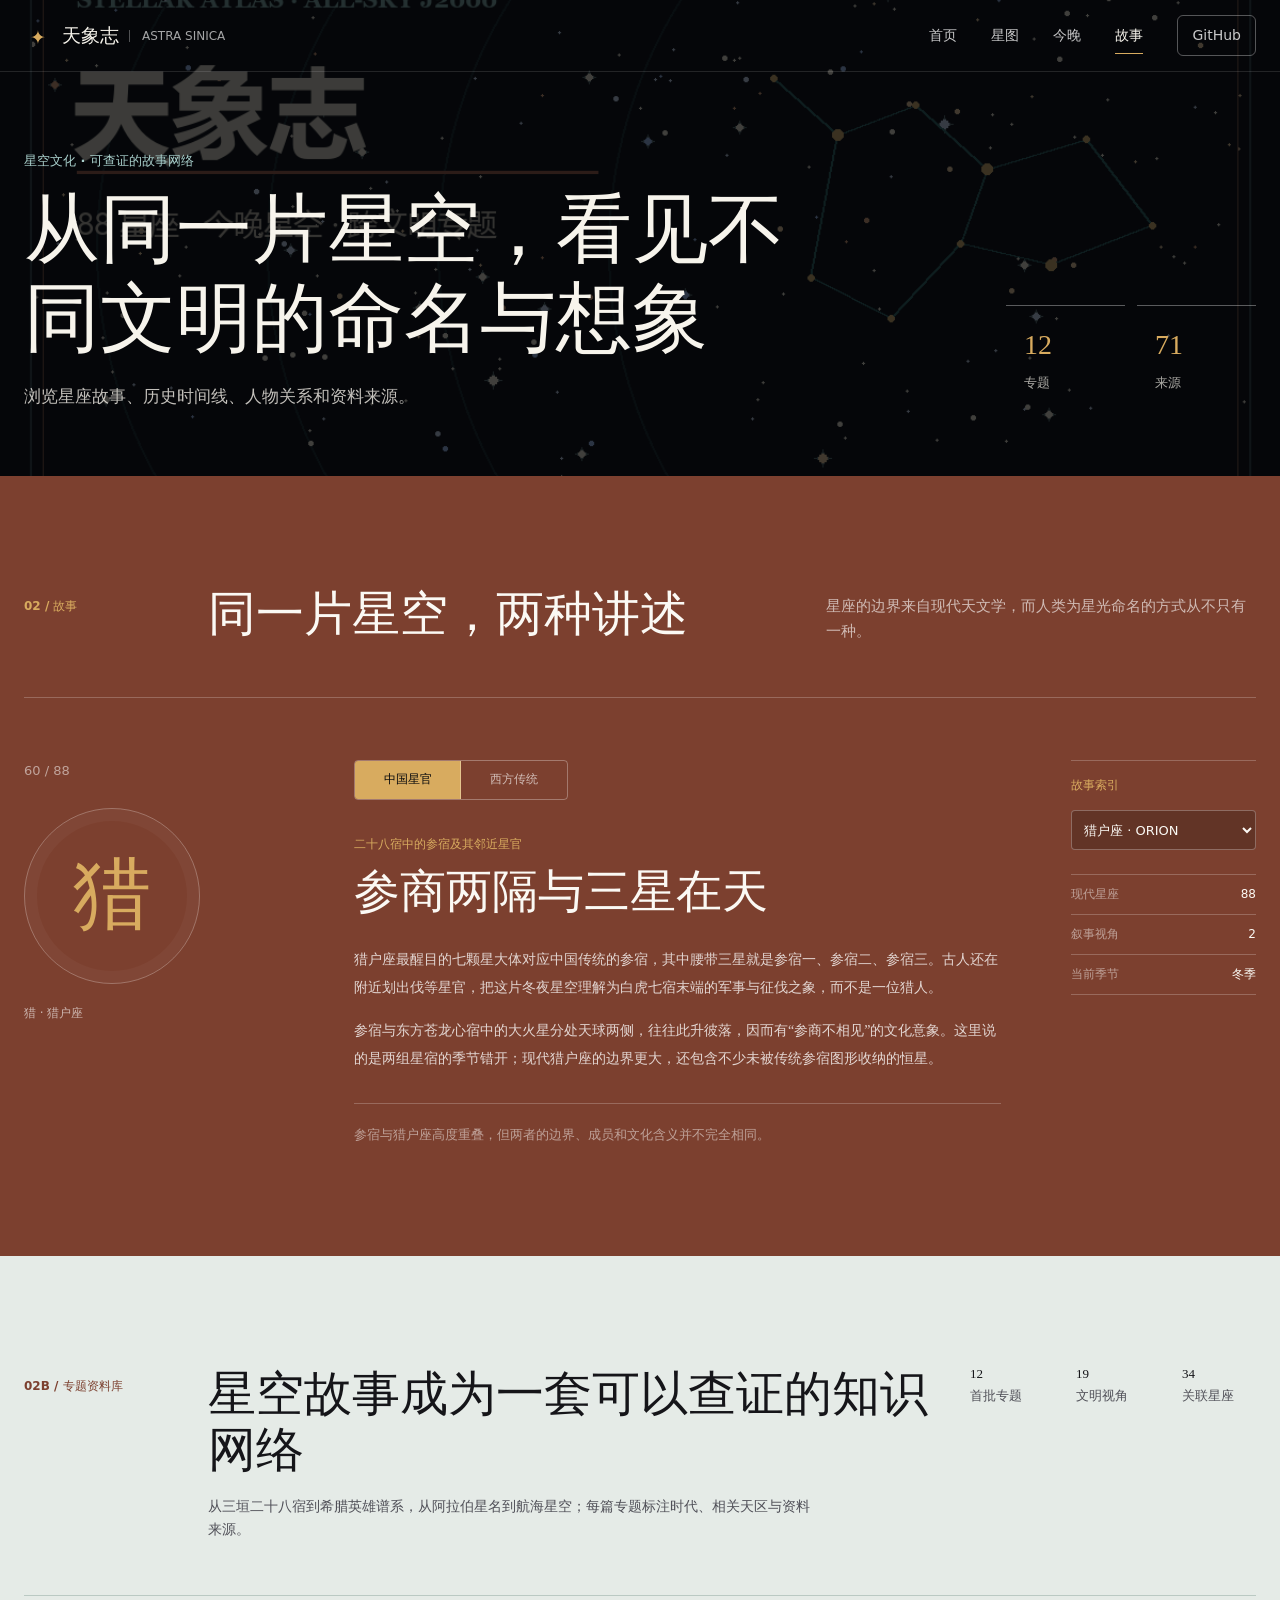
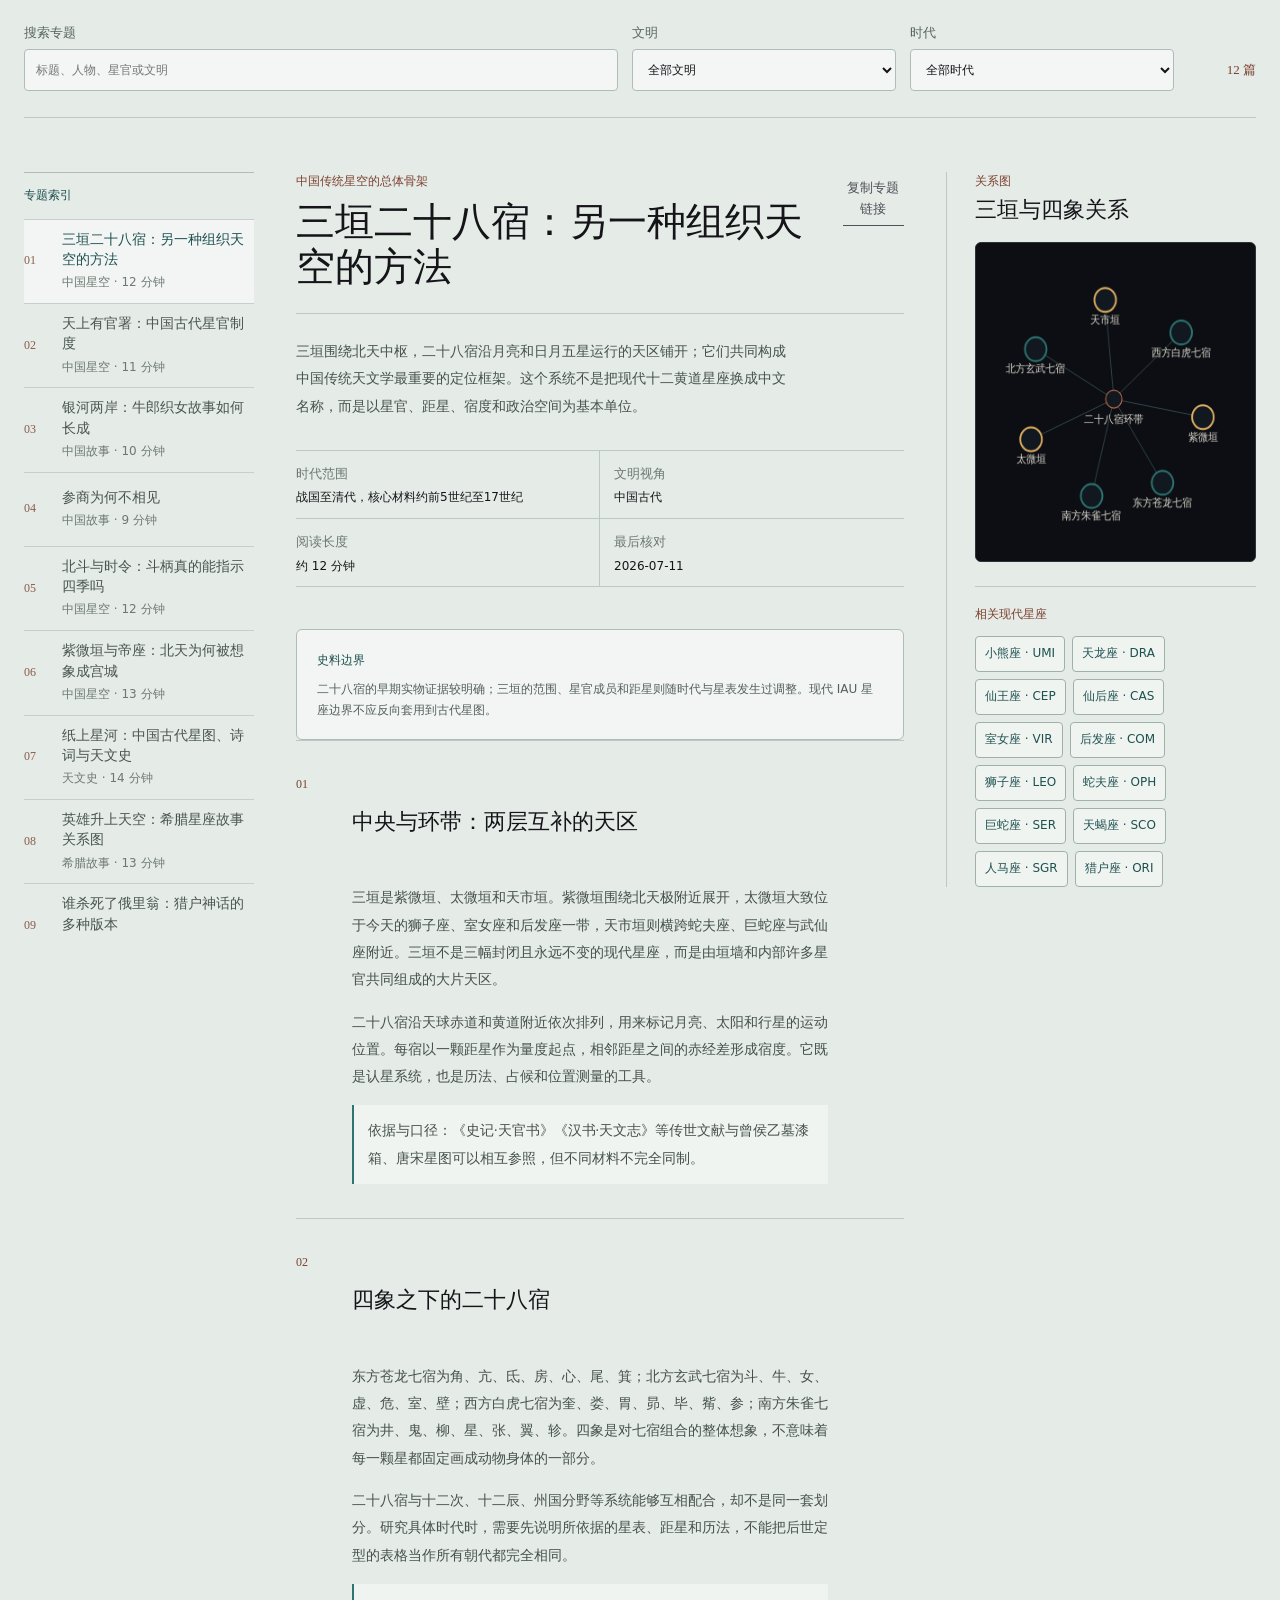
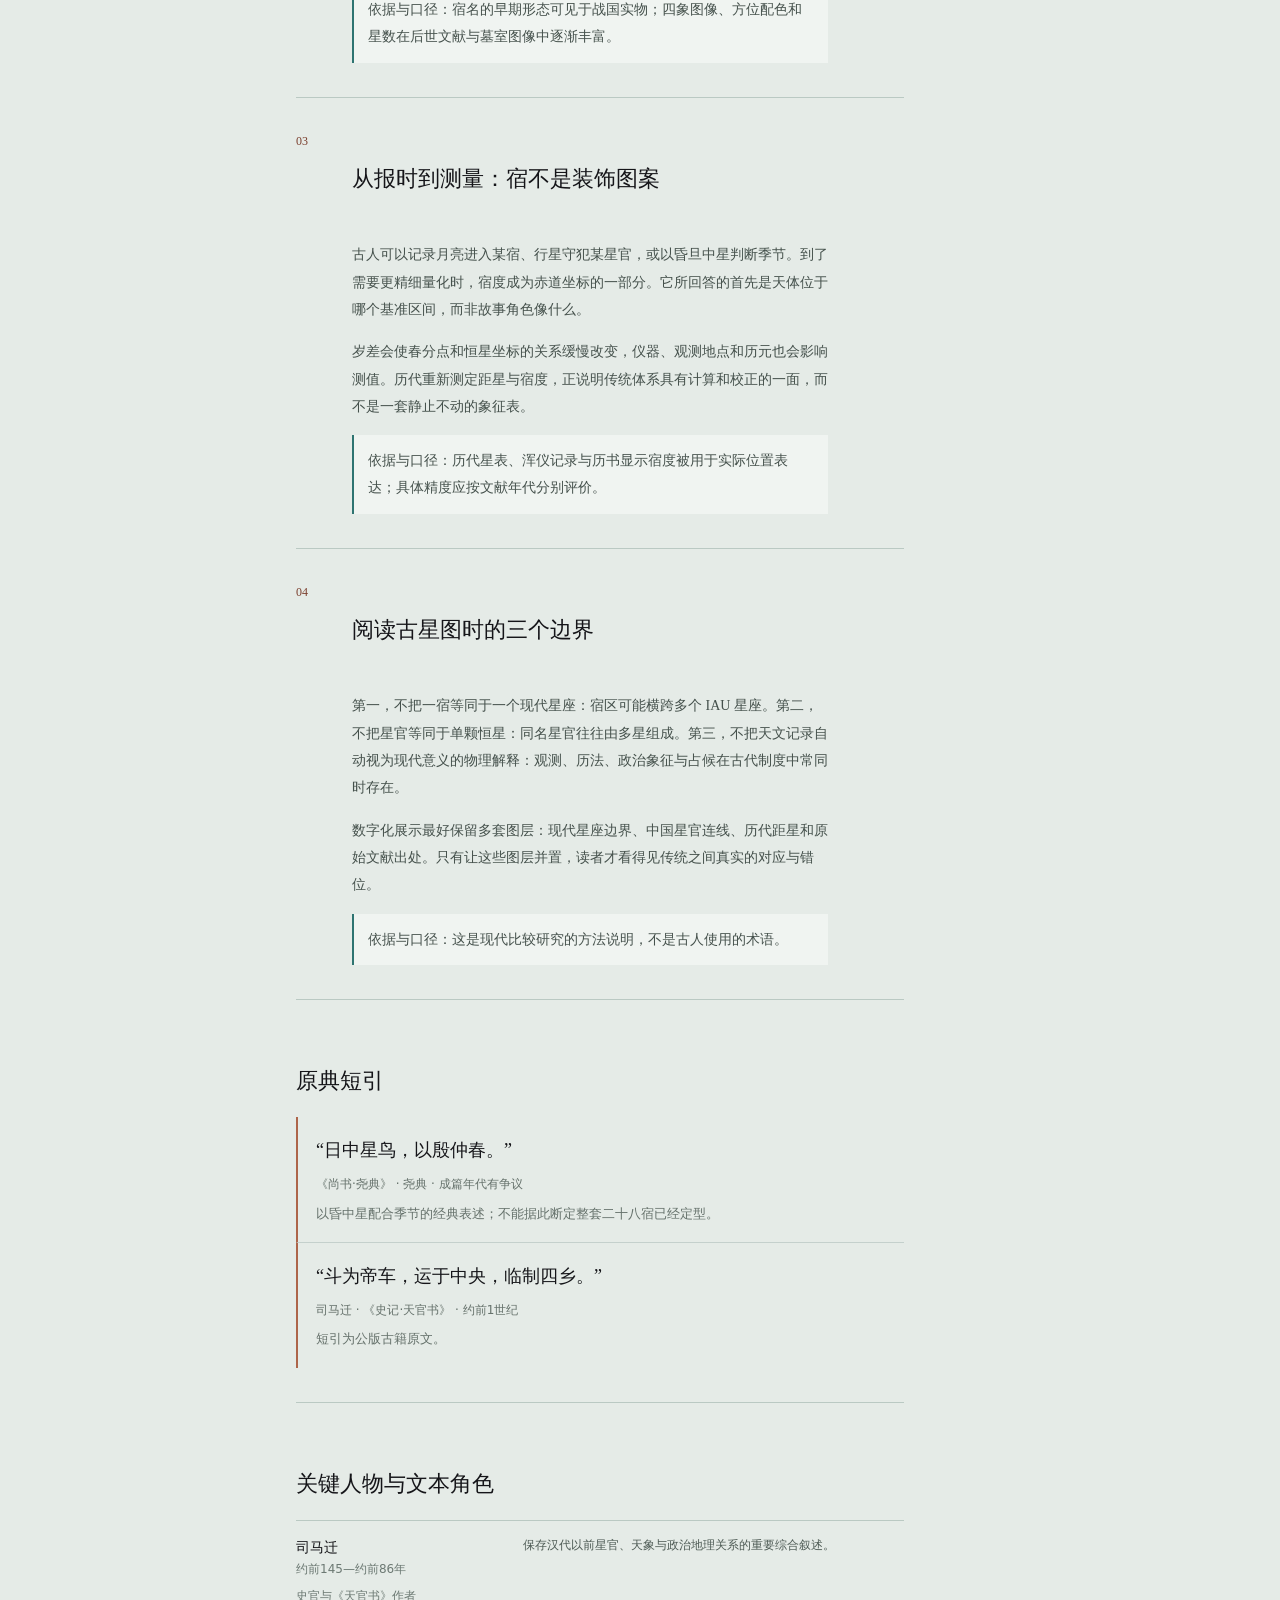
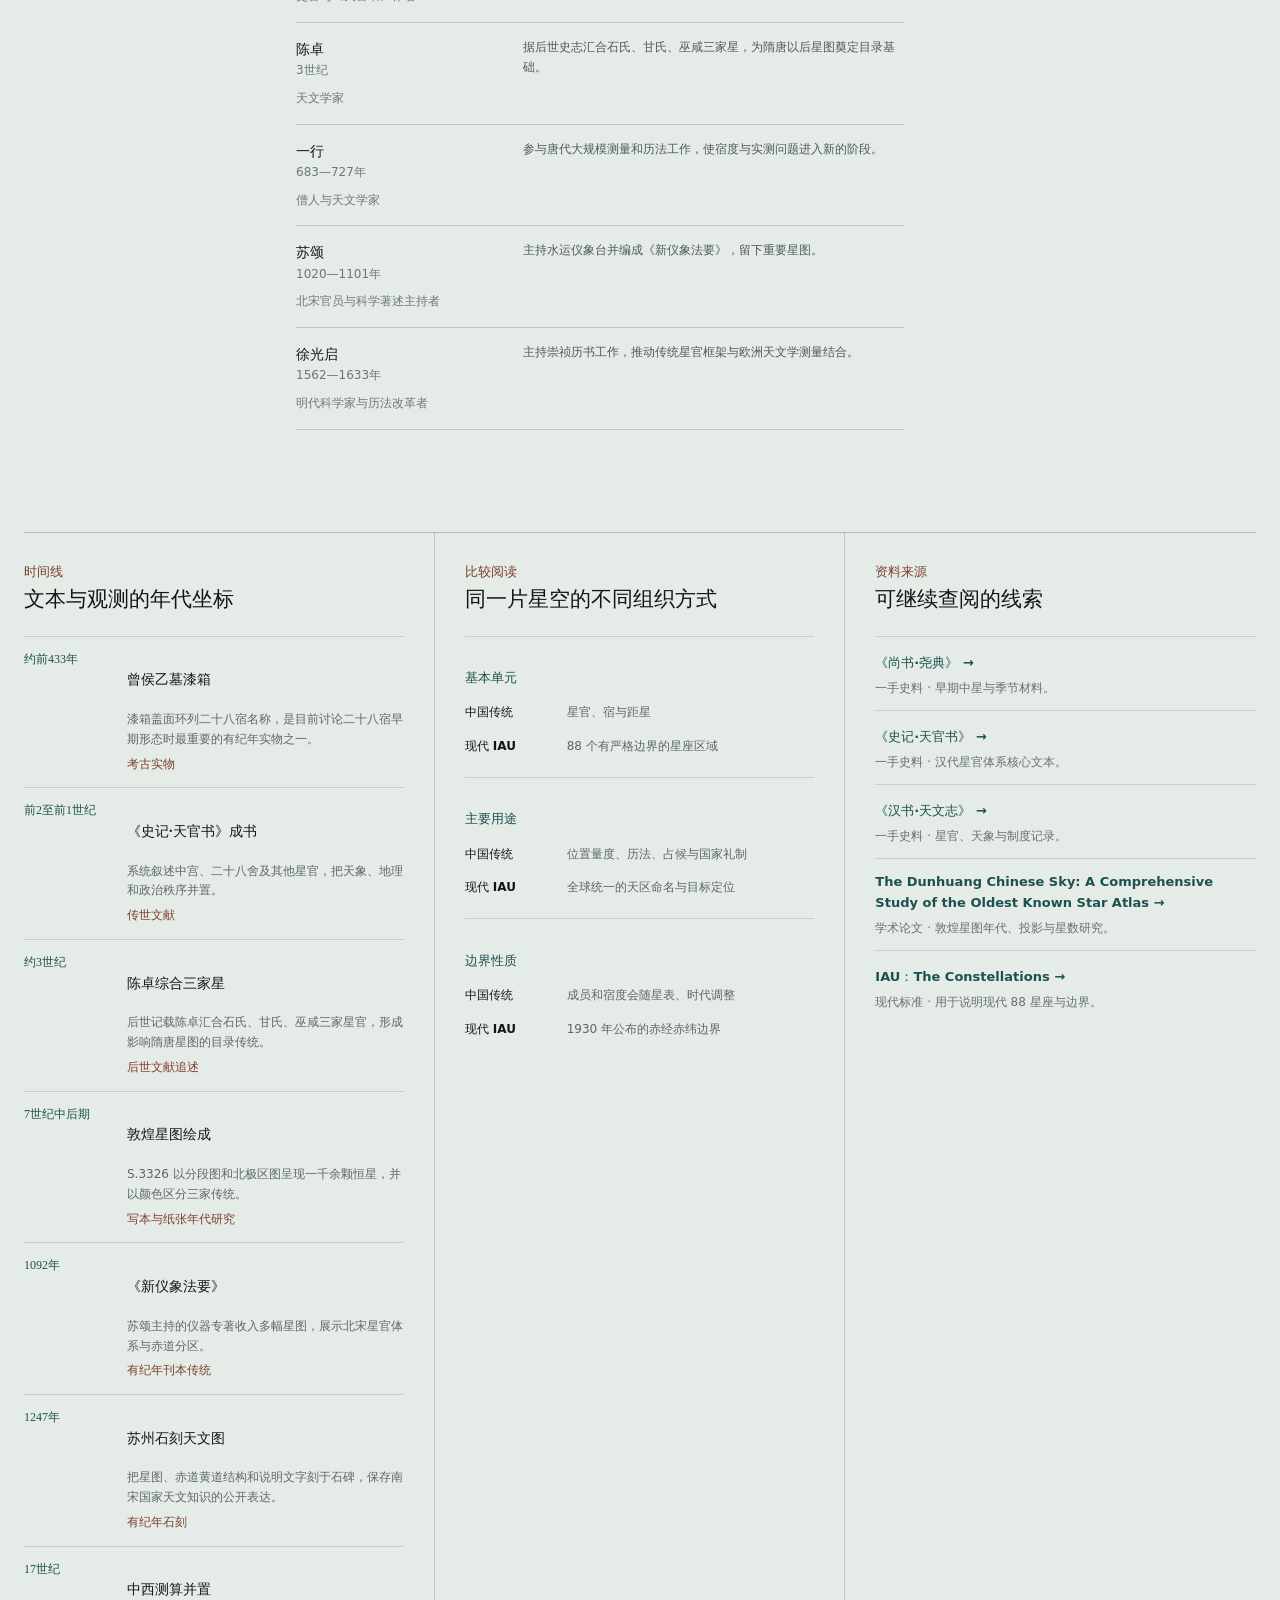
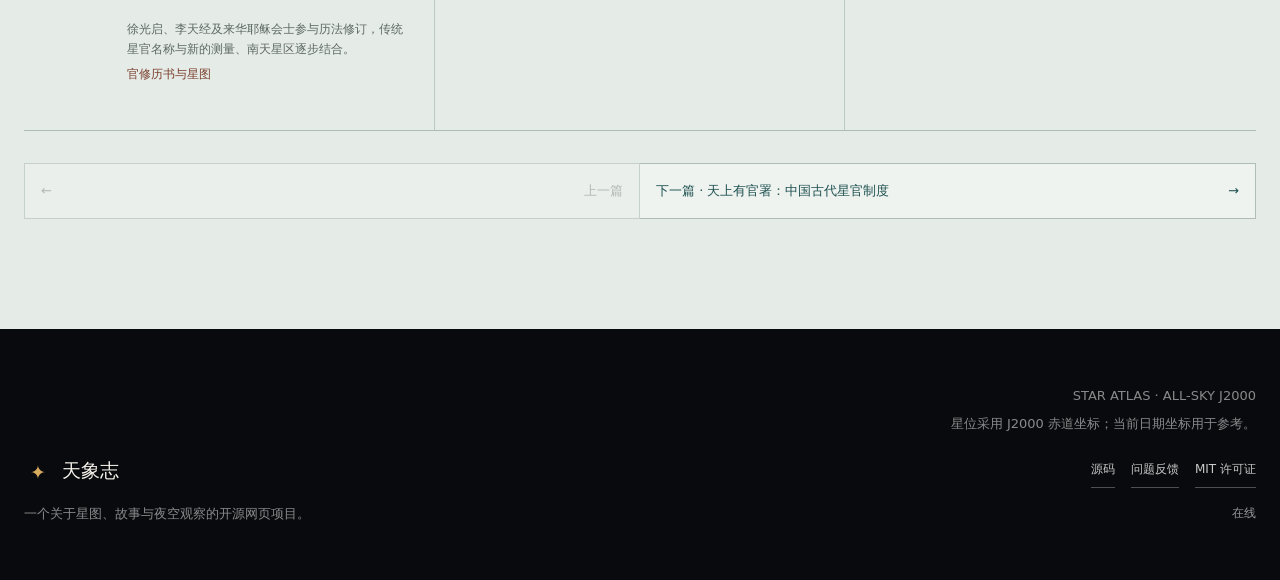
<file: stories.html>
<!doctype html>
<html lang="zh-CN">
  <head>
    <meta charset="UTF-8" />
    <meta name="viewport" content="width=device-width, initial-scale=1.0" />
    <meta
      name="description"
      content="阅读中国星官、古代天文制度、希腊神话与其他文明的可查证星空文化专题，沿时间线探索人类如何理解同一片星空。"
    />
    <meta name="theme-color" content="#090a0d" />
    <meta name="color-scheme" content="dark light" />
    <meta name="robots" content="index, follow" />
    <meta name="referrer" content="strict-origin-when-cross-origin" />
    <link rel="canonical" href="https://spectator7.github.io/stellar-atlas/stories.html" />
    <meta property="og:title" content="星空故事专题 · 天象志" />
    <meta
      property="og:description"
      content="阅读中国星官、古代天文制度、希腊神话与其他文明的可查证星空文化专题，沿时间线探索人类如何理解同一片星空。"
    />
    <meta property="og:type" content="website" />
    <meta property="og:url" content="https://spectator7.github.io/stellar-atlas/stories.html" />
    <meta property="og:site_name" content="天象志" />
    <meta property="og:locale" content="zh_CN" />
    <meta property="og:image" content="https://spectator7.github.io/stellar-atlas/assets/social-preview.png" />
    <meta property="og:image:width" content="1200" />
    <meta property="og:image:height" content="630" />
    <meta property="og:image:alt" content="天象志星图式分享预览" />
    <meta name="twitter:card" content="summary_large_image" />
    <meta name="twitter:title" content="星空故事专题 · 天象志" />
    <meta name="twitter:description" content="阅读中国星官、古代天文制度、希腊神话与其他文明的可查证星空文化专题，沿时间线探索人类如何理解同一片星空。" />
    <meta name="twitter:image" content="https://spectator7.github.io/stellar-atlas/assets/social-preview.png" />
    <link rel="icon" href="assets/mark.svg" type="image/svg+xml" />
    <link rel="apple-touch-icon" href="assets/icon-192.png" />
    <link rel="manifest" href="site.webmanifest" />
    <link rel="stylesheet" href="styles.css" />
    <script>document.documentElement.classList.add("js");</script>
    <script src="assets/vendor/d3-7.9.0.min.js" defer></script>
    <script src="data/constellations.js" defer></script>
    <script src="app.js" defer></script>
    <script type="application/ld+json">
      {
        "@context": "https://schema.org",
        "@type": "WebApplication",
        "name": "天象志",
        "alternateName": "Stellar Atlas",
        "url": "https://spectator7.github.io/stellar-atlas/",
        "inLanguage": "zh-CN",
        "applicationCategory": "EducationalApplication",
        "operatingSystem": "Any",
        "description": "收录 88 个现代星座、连续全天星图、今晚观测助手与跨文明星空故事的中文在线图鉴。",
        "isAccessibleForFree": true,
        "license": "https://github.com/spectator7/stellar-atlas/blob/main/LICENSE",
        "codeRepository": "https://github.com/spectator7/stellar-atlas"
      }
    </script>
    <title>星空故事专题 · 天象志</title>
  </head>
  <body data-page="stories">
    <a class="skip-link" href="#main">跳到主要内容</a>

    <header class="site-header" id="siteHeader">
      <a class="brand" href="index.html" aria-label="天象志首页">
        <span class="brand-mark" aria-hidden="true">✦</span>
        <span class="brand-name">天象志</span>
        <span class="brand-latin">ASTRA SINICA</span>
      </a>

      <button
        class="menu-toggle"
        id="menuToggle"
        type="button"
        aria-label="打开导航"
        aria-expanded="false"
        aria-controls="siteNav"
      >
        <span aria-hidden="true">☰</span>
      </button>

      <nav class="site-nav" id="siteNav" aria-label="主导航">
        <a href="index.html" data-nav-page="home">首页</a>
        <a href="atlas.html" data-nav-page="atlas">星图</a>
        <a href="observe.html" data-nav-page="observe">今晚</a>
        <a href="stories.html" data-nav-page="stories">故事</a>
        <a class="nav-github" href="https://github.com/spectator7/stellar-atlas">GitHub</a>
      </nav>
    </header>

    <main id="main">
      <section class="hero" id="top" aria-labelledby="heroTitle">
        <canvas id="skyCanvas" aria-hidden="true"></canvas>

        <div class="hero-copy">
          <p class="eyebrow">全天星图 · 星空文化与实用观测</p>
          <h1 id="heroTitle">天象志</h1>
          <p class="hero-subtitle">在星图、神话与真实夜空之间，<br />重新认识头顶的群星。</p>
          <div class="hero-actions">
            <a class="button button-primary" href="observe.html">今晚看什么</a>
            <a class="button button-quiet" href="atlas.html">进入全天星图</a>
          </div>
        </div>

        <div class="hero-readout" aria-live="polite">
          <span class="readout-kicker">当前星图</span>
          <strong id="heroConstellationName">猎户座 · ORION</strong>
          <span id="heroConstellationMeta">冬季｜南方天空</span>
        </div>

        <div class="hero-scene-controls" aria-label="切换星座">
          <button id="heroPrev" class="icon-button" type="button" title="上一个星座" aria-label="上一个星座">‹</button>
          <span id="heroSceneIndex">01 / 88</span>
          <button id="heroNext" class="icon-button" type="button" title="下一个星座" aria-label="下一个星座">›</button>
        </div>

        <a class="scroll-cue" href="#homeRoutes">
          <span>选择入口</span>
          <span aria-hidden="true">↓</span>
        </a>
      </section>

      <section class="home-routes section-band" id="homeRoutes" aria-labelledby="homeRoutesTitle">
        <div class="home-routes-heading reveal">
          <p class="section-index">从这里开始</p>
          <h2 id="homeRoutesTitle">按你此刻最想做的事进入</h2>
          <p>今晚观测、全天星图和文化专题现在拥有独立页面，返回和分享都更清楚。</p>
        </div>
        <div class="home-route-grid reveal">
          <a class="home-route-item home-route-observe" href="observe.html">
            <span class="home-route-number">01</span>
            <div><p>今晚</p><h3>根据地点生成观测计划</h3><span>黑暗窗口、月光、天气、行星与可见星座</span></div>
            <strong aria-hidden="true">→</strong>
          </a>
          <a class="home-route-item home-route-atlas" href="atlas.html">
            <span class="home-route-number">02</span>
            <div><p>星图</p><h3>浏览 88 个现代星座</h3><span>缩放、拖动、亮星、边界与深空目标</span></div>
            <strong aria-hidden="true">→</strong>
          </a>
          <a class="home-route-item home-route-stories" href="stories.html">
            <span class="home-route-number">03</span>
            <div><p>故事</p><h3>阅读跨文明星空专题</h3><span>中国星官、神话、时间线与资料来源</span></div>
            <strong aria-hidden="true">→</strong>
          </a>
        </div>
        <dl class="home-project-stats reveal" aria-label="项目内容统计">
          <div><dt>88</dt><dd>现代星座</dd></div>
          <div><dt>5,044</dt><dd>全天恒星</dd></div>
          <div><dt>2,216</dt><dd>深空目标</dd></div>
          <div><dt>12</dt><dd>文化专题</dd></div>
        </dl>
      </section>

      <section class="subpage-hero subpage-hero-atlas" data-subpage="atlas" aria-labelledby="atlasPageTitle">
        <div>
          <p>全天星图 · 88 个现代星座</p>
          <h1 id="atlasPageTitle">把夜空读成一张可以探索的地图</h1>
          <span>拖动、缩放和筛选星区，再打开恒星与星座档案。</span>
        </div>
        <dl><div><dt>5,044</dt><dd>恒星</dd></div><div><dt>2,216</dt><dd>深空目标</dd></div></dl>
      </section>

      <section class="subpage-hero subpage-hero-stories" data-subpage="stories" aria-labelledby="storiesPageTitle">
        <div>
          <p>星空文化 · 可查证的故事网络</p>
          <h1 id="storiesPageTitle">从同一片星空，看见不同文明的命名与想象</h1>
          <span>浏览星座故事、历史时间线、人物关系和资料来源。</span>
        </div>
        <dl><div><dt>12</dt><dd>专题</dd></div><div><dt>71</dt><dd>来源</dd></div></dl>
      </section>

      <section class="subpage-hero subpage-hero-observe" data-subpage="observe" aria-labelledby="observePageTitle">
        <div>
          <p>今晚星空 · 当地观测助手</p>
          <h1 id="observePageTitle">知道今晚几点、朝哪里、看什么</h1>
          <span>设置地点、时间和器材，生成可离线携带的观测清单。</span>
        </div>
        <dl><div><dt>46</dt><dd>地点预设</dd></div><div><dt>3</dt><dd>器材模式</dd></div></dl>
      </section>

      <section class="atlas-section section-band" id="atlas" aria-labelledby="atlasTitle">
        <div class="section-heading reveal">
          <p class="section-index">01 / 星图</p>
          <div>
            <h2 id="atlasTitle">把夜空读成一张地图</h2>
            <p>国际天文学联合会划定的 88 个现代星座，连接真实星位、深空目标与多种文化叙事。</p>
          </div>
          <dl class="section-stats" aria-label="图鉴统计">
            <div><dt>88</dt><dd>现代星座</dd></div>
            <div><dt>176</dt><dd>文化叙事</dd></div>
            <div><dt>04</dt><dd>观测季节</dd></div>
          </dl>
        </div>

        <div class="atlas-layout reveal">
          <aside class="atlas-sidebar" aria-label="星座目录">
            <label class="search-box">
              <span class="visually-hidden">搜索星座</span>
              <span aria-hidden="true">⌕</span>
              <input id="constellationSearch" type="search" placeholder="搜索中文或拉丁名" autocomplete="off" />
            </label>

            <div class="season-filter" id="seasonFilter" aria-label="按季节筛选">
              <button type="button" class="is-active" data-season="all" aria-pressed="true">全部</button>
              <button type="button" data-season="spring" aria-pressed="false">春</button>
              <button type="button" data-season="summer" aria-pressed="false">夏</button>
              <button type="button" data-season="autumn" aria-pressed="false">秋</button>
              <button type="button" data-season="winter" aria-pressed="false">冬</button>
            </div>

            <div class="catalog-filter-row">
              <label class="visibility-filter">
                <span>可见范围</span>
                <select id="visibilityFilter">
                  <option value="all">全部天区</option>
                  <option value="china">中国大部分可见</option>
                  <option value="south">华南低纬可见</option>
                  <option value="far-south">极南天星座</option>
                </select>
              </label>
              <button id="favoritesOnly" class="catalog-favorite-filter" type="button" title="只看收藏" aria-label="只看收藏" aria-pressed="false">☆</button>
              <span id="resultCount" class="result-count" role="status" aria-live="polite">88 / 88</span>
            </div>

            <div class="constellation-list" id="constellationList"></div>
          </aside>

          <div class="atlas-center">
            <div class="chart-toolbar">
              <div>
                <p id="chartLatin">ORION</p>
                <h3 id="chartName">猎户座</h3>
              </div>
              <div class="chart-actions">
                <label class="layer-toggle">
                  <input id="linesToggle" type="checkbox" checked />
                  <span>连线</span>
                </label>
                <label class="layer-toggle">
                  <input id="labelsToggle" type="checkbox" checked />
                  <span>星名</span>
                </label>
                <label class="layer-toggle">
                  <input id="gridToggle" type="checkbox" />
                  <span>网格</span>
                </label>
                <label class="layer-toggle">
                  <input id="boundariesToggle" type="checkbox" />
                  <span>边界</span>
                </label>
                <label class="layer-toggle">
                  <input id="deepSkyToggle" type="checkbox" />
                  <span>深空</span>
                </label>
                <button id="favoriteButton" class="icon-button light" type="button" title="收藏星座" aria-label="收藏星座" aria-pressed="false">☆</button>
              </div>
            </div>

            <div class="sky-filterbar" aria-label="星图筛选与导航">
              <label class="sky-select-control">
                <span>天球半球</span>
                <select id="hemisphereFilter">
                  <option value="all">全天</option>
                  <option value="north">北天</option>
                  <option value="equatorial">赤道天区</option>
                  <option value="south">南天</option>
                </select>
              </label>

              <label class="sky-select-control">
                <span>北半球季节</span>
                <select id="mapSeasonFilter">
                  <option value="all">全年</option>
                  <option value="spring">春季</option>
                  <option value="summer">夏季</option>
                  <option value="autumn">秋季</option>
                  <option value="winter">冬季</option>
                </select>
              </label>

              <label class="magnitude-control" for="magnitudeRange">
                <span>极限星等 <output id="magnitudeValue" for="magnitudeRange">+6.0</output></span>
                <input id="magnitudeRange" type="range" min="1" max="6" step="0.5" value="6" />
              </label>

              <label class="sky-select-control named-star-control">
                <span>当前视野亮星</span>
                <select id="visibleStarSelect" aria-describedby="skyInstructions">
                  <option value="">暂无可选亮星</option>
                </select>
              </label>
            </div>

            <figure class="chart-frame">
              <div class="sky-stage" id="skyStage">
                <canvas
                  id="celestialMap"
                  tabindex="0"
                  role="img"
                  aria-label="可缩放、拖动和选择天体的全天星图"
                  aria-describedby="skyInstructions"
                >浏览器不支持 Canvas，请使用当前视野亮星菜单浏览。</canvas>

                <div class="sky-zoom-controls" role="group" aria-label="星图视野控制">
                  <button id="mapZoomIn" type="button" title="放大星图" aria-label="放大星图">+</button>
                  <button id="mapZoomOut" type="button" title="缩小星图" aria-label="缩小星图">−</button>
                  <button id="mapFocus" type="button" title="聚焦当前星座" aria-label="聚焦当前星座">◎</button>
                  <button id="mapReset" type="button" title="重置全天视野" aria-label="重置全天视野">⌂</button>
                </div>

                <div class="sky-hud" aria-hidden="true">
                  <span id="mapCenterCoordinates">RA 06h 00m · Dec +00°</span>
                  <span id="mapZoomReadout">1.0×</span>
                </div>

                <aside class="object-popover" id="objectPopover" role="dialog" aria-labelledby="objectTitle" hidden>
                  <button id="objectClose" class="object-close" type="button" title="关闭天体资料" aria-label="关闭天体资料">×</button>
                  <p class="object-kicker" id="objectKicker">恒星资料</p>
                  <h4 id="objectTitle">天体名称</h4>
                  <p class="object-alias" id="objectAlias"></p>
                  <dl id="objectFacts"></dl>
                  <button id="objectConstellation" class="text-button object-constellation-link" type="button">打开所属星座档案</button>
                </aside>

                <p id="skyEmpty" class="sky-empty" hidden>当前筛选条件下没有可绘制的天体。</p>
              </div>
              <figcaption>
                <span id="chartCaption">猎户座最醒目的标志，是几乎排成直线的“腰带三星”。</span>
                <span class="chart-scale" id="mapEpoch">J2000 星位 · 北上东左</span>
              </figcaption>
            </figure>

            <p id="skyInstructions" class="visually-hidden">方向键移动星图，加减键缩放，Home 键重置视野，回车选择光标附近恒星，Escape 键关闭资料。</p>
            <p id="skyAnnouncer" class="visually-hidden" aria-live="polite"></p>
            <ol id="visibleStarList" class="visually-hidden"></ol>
          </div>

          <aside class="atlas-detail" aria-labelledby="detailTitle">
            <div class="detail-head">
              <p class="detail-number" id="detailNumber">01</p>
              <button id="shareButton" class="text-button" type="button">复制星图链接</button>
            </div>
            <h3 id="detailTitle">冬夜的巨人</h3>
            <p class="detail-summary" id="detailSummary"></p>
            <dl class="fact-list" id="factList"></dl>
            <blockquote id="detailQuote"></blockquote>
            <a class="story-link" id="storyLink" href="stories.html">展开双重叙事 <span aria-hidden="true">→</span></a>
          </aside>
        </div>

        <section class="constellation-dossier reveal" id="dossier" aria-labelledby="dossierTitle">
          <header class="dossier-header">
            <div>
              <p class="section-index">星座档案 · <span id="dossierAbbr">ORI</span></p>
              <h3 id="dossierTitle">猎户座完整档案</h3>
            </div>
            <div class="dossier-coordinates">
              <span id="dossierCoordinates">中心赤经 / 赤纬</span>
              <span id="dossierVisibility">中国大部分地区可见</span>
            </div>
          </header>

          <div class="dossier-grid">
            <section class="dossier-block key-stars-block" aria-labelledby="keyStarsTitle">
              <div class="dossier-block-head">
                <p>01</p>
                <h4 id="keyStarsTitle">主要亮星</h4>
              </div>
              <div class="key-star-table" id="keyStarTable"></div>
            </section>

            <section class="dossier-block deep-sky-block" aria-labelledby="deepSkyTitle">
              <div class="dossier-block-head">
                <p>02</p>
                <h4 id="deepSkyTitle">深空目标</h4>
              </div>
              <div class="deep-sky-list" id="deepSkyList"></div>
            </section>

            <section class="dossier-block observing-block" aria-labelledby="observingRouteTitle">
              <div class="dossier-block-head">
                <p>03</p>
                <h4 id="observingRouteTitle">观测路线</h4>
              </div>
              <p id="dossierObservation"></p>
              <dl class="dossier-meta" id="dossierMeta"></dl>
            </section>

            <section class="dossier-block sources-block" aria-labelledby="sourcesTitle">
              <div class="dossier-block-head">
                <p>04</p>
                <h4 id="sourcesTitle">资料与口径</h4>
              </div>
              <ul id="sourceList"></ul>
              <p class="source-note">星座边界采用现代 88 星座体系；中国传统星官按文化天区说明，不作一一对应。</p>
            </section>
          </div>
          <nav class="related-topic-nav" aria-labelledby="relatedTopicTitle">
            <div>
              <p>延伸阅读</p>
              <h4 id="relatedTopicTitle">与当前星座相关的专题</h4>
            </div>
            <div id="relatedTopicLinks"></div>
          </nav>
        </section>
      </section>

      <section class="story-section section-band" id="stories" aria-labelledby="storiesTitle">
        <div class="story-heading reveal">
          <p class="section-index light-index">02 / 故事</p>
          <h2 id="storiesTitle">同一片星空，两种讲述</h2>
          <p>星座的边界来自现代天文学，而人类为星光命名的方式从不只有一种。</p>
        </div>

        <div class="story-layout reveal">
          <div class="story-identity">
            <span id="storyCount">01 / 07</span>
            <div class="story-glyph" id="storyGlyph" aria-hidden="true">参</div>
            <p id="storyStarName">参宿 · 猎户座</p>
          </div>

          <article class="story-article">
            <div class="story-tabs" role="tablist" aria-label="故事来源">
              <button id="chineseStoryTab" type="button" role="tab" aria-selected="true" aria-controls="storyBody">中国星官</button>
              <button id="greekStoryTab" type="button" role="tab" aria-selected="false" aria-controls="storyBody">西方传统</button>
            </div>
            <p class="story-origin" id="storyOrigin">三垣二十八宿 · 西方白虎</p>
            <h3 id="storyTitle">参商永隔</h3>
            <div id="storyBody" class="story-body" role="tabpanel" tabindex="0"></div>
            <p class="story-note" id="storyNote"></p>
          </article>

          <aside class="story-browser" aria-label="选择星座故事">
            <p>故事索引</p>
            <label>
              <span class="visually-hidden">选择星座</span>
              <select id="storySelect"></select>
            </label>
            <dl>
              <div><dt>现代星座</dt><dd>88</dd></div>
              <div><dt>叙事视角</dt><dd>2</dd></div>
              <div><dt>当前季节</dt><dd id="storySeason">冬季</dd></div>
            </dl>
          </aside>
        </div>
      </section>

      <section class="story-library-section section-band" id="story-library" aria-labelledby="storyLibraryTitle">
        <div class="section-heading story-library-heading reveal">
          <p class="section-index">02B / 专题资料库</p>
          <div>
            <h2 id="storyLibraryTitle">星空故事成为一套可以查证的知识网络</h2>
            <p>从三垣二十八宿到希腊英雄谱系，从阿拉伯星名到航海星空；每篇专题标注时代、相关天区与资料来源。</p>
          </div>
          <dl class="section-stats" aria-label="专题资料库统计">
            <div><dt id="topicStatCount">12</dt><dd>首批专题</dd></div>
            <div><dt id="topicCultureCount">19</dt><dd>文明视角</dd></div>
            <div><dt id="topicConstellationCount">34</dt><dd>关联星座</dd></div>
          </dl>
        </div>

        <div class="topic-toolbar reveal" aria-label="筛选故事专题">
          <label class="topic-search">
            <span>搜索专题</span>
            <input id="topicSearch" type="search" placeholder="标题、人物、星官或文明" autocomplete="off" aria-controls="topicList" />
          </label>
          <label>
            <span>文明</span>
            <select id="topicCultureFilter">
              <option value="all">全部文明</option>
            </select>
          </label>
          <label>
            <span>时代</span>
            <select id="topicEraFilter">
              <option value="all">全部时代</option>
            </select>
          </label>
          <output id="topicResultCount" aria-live="polite">12 篇</output>
        </div>
        <button id="retryStoryLoad" class="feature-load-retry" type="button" hidden>重新加载专题资料</button>

        <div class="topic-workspace reveal">
          <aside class="topic-index" aria-label="专题目录">
            <p>专题索引</p>
            <div id="topicList"></div>
          </aside>

          <article class="topic-reader" aria-labelledby="topicTitle">
            <header class="topic-header">
              <div>
                <p class="topic-kicker" id="topicKicker">中国星空体系</p>
                <h3 id="topicTitle" tabindex="-1">三垣二十八宿总览</h3>
              </div>
              <button id="topicShare" class="text-button" type="button">复制专题链接</button>
            </header>
            <p class="topic-summary" id="topicSummary"></p>
            <dl class="topic-meta">
              <div><dt>时代范围</dt><dd id="topicPeriod"></dd></div>
              <div><dt>文明视角</dt><dd id="topicCultures"></dd></div>
              <div><dt>阅读长度</dt><dd id="topicReadingTime"></dd></div>
              <div><dt>最后核对</dt><dd id="topicReviewedAt"></dd></div>
            </dl>
            <div class="topic-sections" id="topicSections"></div>
          </article>

          <aside class="topic-context" aria-labelledby="topicRelationTitle">
            <div class="topic-context-head">
              <p>关系图</p>
              <h3 id="topicRelationTitle">人物、星官与星座</h3>
            </div>
            <canvas id="topicRelationCanvas" width="420" height="360" role="img" aria-label="当前专题的关系网络" aria-describedby="topicRelationList"></canvas>
            <ul id="topicRelationList" class="visually-hidden"></ul>
            <div class="topic-related">
              <p>相关现代星座</p>
              <div id="topicRelatedConstellations"></div>
            </div>
          </aside>
        </div>

        <div class="topic-evidence reveal">
          <section aria-labelledby="topicTimelineTitle">
            <header><p>时间线</p><h3 id="topicTimelineTitle">文本与观测的年代坐标</h3></header>
            <ol id="topicTimeline"></ol>
          </section>
          <section aria-labelledby="topicComparisonTitle">
            <header><p>比较阅读</p><h3 id="topicComparisonTitle">同一片星空的不同组织方式</h3></header>
            <div id="topicComparisons"></div>
          </section>
          <section aria-labelledby="topicSourcesTitle">
            <header><p>资料来源</p><h3 id="topicSourcesTitle">可继续查阅的线索</h3></header>
            <ol id="topicSources"></ol>
          </section>
        </div>

        <nav class="topic-pagination reveal" aria-label="切换故事专题">
          <button id="topicPrev" type="button"><span aria-hidden="true">←</span><span>上一篇</span></button>
          <button id="topicNext" type="button"><span>下一篇</span><span aria-hidden="true">→</span></button>
        </nav>
      </section>

      <section class="observe-section section-band" id="observe" aria-labelledby="observeTitle">
        <div class="section-heading observe-heading reveal">
          <p class="section-index">03 / 今晚星空</p>
          <div>
            <h2 id="observeTitle">把地点与时间交给星空，得到今晚真正可执行的计划</h2>
            <p>天文结果在浏览器本地计算；设备定位只在主动点击后调用，天气默认关闭且不会影响星空计算。</p>
          </div>
        </div>

        <div class="observer-workbench reveal">
          <form class="observer-form" id="observerForm">
            <header>
              <p>观测条件</p>
              <h3>地点、时间与天空亮度</h3>
            </header>

            <div class="observer-control-grid">
              <label class="observer-city-control">
                <span>城市预设</span>
                <select id="observerLocation"></select>
              </label>
              <button id="useDeviceLocation" class="observer-location-button" type="button" title="使用设备位置">
                <span aria-hidden="true">⌖</span><span>使用设备位置</span>
              </button>

              <label>
                <span>纬度</span>
                <input id="observerLatitude" type="number" min="-90" max="90" step="0.0001" inputmode="decimal" required />
              </label>
              <label>
                <span>经度</span>
                <input id="observerLongitude" type="number" min="-180" max="180" step="0.0001" inputmode="decimal" required />
              </label>
              <label>
                <span>海拔 / 米</span>
                <input id="observerElevation" type="number" min="-500" max="9000" step="1" inputmode="numeric" required />
              </label>

              <label class="observer-datetime-control">
                <span>当地日期与时间</span>
                <input id="observerDateTime" type="datetime-local" required />
              </label>
              <button id="useCurrentTime" class="observer-now-button observer-time-button" type="button">此刻</button>
              <button id="useTonightTime" class="observer-now-button observer-time-button" type="button">今晚</button>

              <label class="observer-timezone-control">
                <span>时区</span>
                <select id="observerTimezone"></select>
              </label>
              <label class="observer-bortle-control">
                <span>光污染等级</span>
                <select id="observerBortle"></select>
              </label>
              <label class="observer-equipment-control">
                <span>观测器材</span>
                <select id="observerEquipment">
                  <option value="naked-eye">裸眼</option>
                  <option value="binoculars">双筒望远镜</option>
                  <option value="telescope">小型望远镜</option>
                </select>
              </label>
            </div>

            <div class="observer-form-footer">
              <div class="observer-privacy-notes">
                <p>城市等级是中心城区估计值，可按实际观测地手动修改。</p>
                <label class="weather-consent">
                  <input id="weatherConsent" type="checkbox" />
                  <span>同时查询天气：向 Open-Meteo 发送约 0.01° 坐标与海拔</span>
                </label>
                <label class="location-memory-consent">
                  <input id="rememberManualLocation" type="checkbox" />
                  <span>仅在本机记住手动或设备坐标；默认不保存精确位置</span>
                </label>
              </div>
              <button id="generateTonight" class="button button-primary" type="submit">生成今晚星空</button>
            </div>
            <p id="observerFormStatus" class="observer-form-status" role="status" aria-live="polite"></p>
            <button id="retryObservingLoad" class="feature-load-retry" type="button" hidden>重新加载观测助手</button>
          </form>

          <section class="tonight-overview" aria-labelledby="tonightHeadline">
            <header class="tonight-overview-header">
              <div>
                <p id="tonightLocation">北京 · 39.90°N</p>
                <h3 id="tonightHeadline">今晚观测条件</h3>
              </div>
              <span id="nightQuality" class="night-quality" data-level="pending">计算中</span>
            </header>
            <p id="nightQualityReason" class="night-quality-reason">正在计算太阳高度、月光与可见星区。</p>
            <dl class="tonight-meta">
              <div><dt>当地时间</dt><dd id="tonightDate"></dd></div>
              <div><dt>坐标</dt><dd id="tonightCoordinates"></dd></div>
              <div><dt>理论极限星等</dt><dd id="tonightMagnitudeLimit"></dd></div>
            </dl>

            <figure class="horizon-figure">
              <canvas id="horizonCanvas" width="760" height="540" role="img" aria-label="当地时间的地平星图" aria-describedby="horizonObjectList"></canvas>
              <div class="horizon-time-controls" role="group" aria-label="调整观测时间">
                <button id="stepTimeBackward" type="button" title="提前一小时" aria-label="提前一小时">←</button>
                <button id="stepTimeForward" type="button" title="推后一小时" aria-label="推后一小时">→</button>
              </div>
              <figcaption>
                <span id="horizonCaption">几何地平线以上的亮星、星座中心与行星</span>
                <span>方位角 · 高度角</span>
              </figcaption>
            </figure>
            <ol id="horizonObjectList" class="visually-hidden"></ol>
          </section>
        </div>

        <div class="condition-strip reveal" aria-label="今晚观测条件摘要">
          <article>
            <p>黑暗窗口</p>
            <strong id="darknessValue">计算中</strong>
            <span id="darknessDetail"></span>
            <small id="nightWindow"></small>
          </article>
          <article>
            <p>月相与月光</p>
            <div class="moon-condition-row">
              <span id="moonPhaseVisual" class="moon-phase-visual" aria-hidden="true"></span>
              <strong id="moonValue">计算中</strong>
            </div>
            <span id="moonDetail"></span>
            <small id="moonTimes"></small>
          </article>
          <article>
            <div class="condition-card-head">
              <p>天气与云量</p>
              <button id="refreshWeather" type="button" title="刷新天气" aria-label="刷新天气">↻</button>
            </div>
            <strong id="weatherValue">等待查询</strong>
            <span id="weatherDetail"></span>
            <small id="weatherTimestamp"></small>
          </article>
          <article>
            <p>光污染</p>
            <strong id="pollutionValue">Bortle 9</strong>
            <span id="pollutionDetail"></span>
            <small id="pollutionSource">城市中心估计，可手动修正</small>
          </article>
          <article>
            <p>地平线以上行星</p>
            <strong id="planetValue">计算中</strong>
            <span id="planetDetail"></span>
            <small>按几何高度统计；肉眼可见性还取决于日光、日距和天气</small>
          </article>
          <article class="best-time-card">
            <p id="bestTimeLabel">天文推荐时刻</p>
            <strong id="bestTimeValue">计算中</strong>
            <span id="bestTimeDetail"></span>
            <button id="useBestTime" type="button">切换到该时刻</button>
          </article>
        </div>

        <div class="tonight-results reveal">
          <section class="visible-sky-section" aria-labelledby="visibleSkyTitle">
            <header>
              <div><p>可见星座</p><h3 id="visibleSkyTitle">地平线以上的星座</h3></div>
              <div class="visible-sky-controls">
                <label>
                  <span>最低高度</span>
                  <select id="visibleAltitudeFilter">
                    <option value="0">0°</option>
                    <option value="10" selected>10°</option>
                    <option value="20">20°</option>
                    <option value="30">30°</option>
                  </select>
                </label>
                <output id="visibleConstellationCount" role="status" aria-live="polite">0 个</output>
              </div>
            </header>
            <div id="visibleConstellationList" class="visible-constellation-list"></div>
            <p class="calculation-note">这里展示几何地平线关系。星座升落以中心代表位置计算；日光、地形、建筑和星座跨度会使实际可见情况不同。</p>
          </section>

          <section class="tonight-events" aria-labelledby="tonightEventsTitle">
            <header><p>月度事件</p><h3 id="tonightEventsTitle">月相、流星雨与行星合月</h3></header>
            <div id="eventList" class="event-list"></div>
            <div class="planet-table-wrap">
              <p>行星位置</p>
              <div id="planetList" class="planet-list"></div>
            </div>
          </section>

          <section class="observation-plan" aria-labelledby="observationPlanTitle">
            <header>
              <div><p>观测清单</p><h3 id="observationPlanTitle">带到户外的今晚计划</h3></div>
              <output id="planCount" role="status" aria-live="polite">0 项</output>
            </header>
            <div id="observationChecklist" class="observation-checklist"></div>
            <div class="plan-actions">
              <button id="copyPlan" type="button">复制清单</button>
              <button id="sharePlan" type="button">分享</button>
              <button id="downloadPlan" type="button">下载文本</button>
            </div>
            <p class="plan-privacy-note">共享时使用城市预设，或将手动坐标模糊到约 0.1°；天气授权不会写入链接。</p>
          </section>
        </div>

        <div class="seasonal-reference reveal">
          <header>
            <p>季节参考</p>
            <h3>不设置地点时，也可以从四季亮星开始</h3>
          </header>
        </div>

        <div class="season-orbit reveal" aria-label="四季星空">
          <button type="button" data-observe-season="spring" aria-pressed="false">
            <span>春</span><small>北斗高悬</small>
          </button>
          <button type="button" data-observe-season="summer" aria-pressed="false">
            <span>夏</span><small>银河横空</small>
          </button>
          <button type="button" data-observe-season="autumn" aria-pressed="false">
            <span>秋</span><small>飞马当空</small>
          </button>
          <button type="button" data-observe-season="winter" aria-pressed="true" class="is-active">
            <span>冬</span><small>群星璀璨</small>
          </button>
        </div>

        <div class="observe-panel reveal">
          <div class="observe-primary">
            <p class="observe-season-label" id="observeSeasonLabel">冬季 · 12月至次年2月</p>
            <h3 id="observeHeadline">先找三颗排成直线的亮星</h3>
            <p id="observeDescription">
              入夜后面向东南至南方天空，找到猎户座腰带三星。向左上方延伸是参宿四，向右下方延伸是参宿七。
            </p>
          </div>
          <dl class="observe-facts">
            <div><dt>推荐时段</dt><dd id="observeTime">20:00–23:00</dd></div>
            <div><dt>主要方向</dt><dd id="observeDirection">东南至南</dd></div>
            <div><dt>代表星座</dt><dd id="observeTargets">猎户座</dd></div>
            <div><dt>入门器材</dt><dd id="observeGear">裸眼 / 7×50 双筒</dd></div>
          </dl>
        </div>

        <div class="field-notes reveal">
          <h3>一页观星备忘</h3>
          <ol>
            <li><span>01</span><strong>离开强光</strong><p>抵达暗处后，让眼睛适应约二十分钟。</p></li>
            <li><span>02</span><strong>先认亮星</strong><p>从明显的形状出发，再向周围星区延伸。</p></li>
            <li><span>03</span><strong>保留夜视</strong><p>查看星图时使用低亮度与暖色屏幕。</p></li>
            <li><span>04</span><strong>记录天空</strong><p>写下时间、方向、云量与看到的星形。</p></li>
          </ol>
        </div>
      </section>

      <section class="closing-section" aria-label="结语">
        <p>我们仰望的不是一张静止的图，<br />而是无数时代共同写下的注脚。</p>
        <a href="#top" aria-label="返回页面顶部">返回星空 ↑</a>
      </section>
    </main>

    <footer class="site-footer" id="publish">
      <div>
        <a class="brand footer-brand" href="index.html">
          <span class="brand-mark" aria-hidden="true">✦</span>
          <span class="brand-name">天象志</span>
        </a>
        <p>一个关于星图、故事与夜空观察的开源网页项目。</p>
      </div>
      <div class="footer-meta">
        <p>STAR ATLAS · ALL-SKY J2000</p>
        <p>星位采用 J2000 赤道坐标；当前日期坐标用于参考。</p>
        <nav class="footer-links" aria-label="项目链接">
          <a href="https://github.com/spectator7/stellar-atlas">源码</a>
          <a href="https://github.com/spectator7/stellar-atlas/issues">问题反馈</a>
          <a href="https://github.com/spectator7/stellar-atlas/blob/main/LICENSE">MIT 许可证</a>
        </nav>
        <div class="footer-app-actions">
          <button id="installApp" type="button" hidden><span aria-hidden="true">↓</span><span>安装离线版</span></button>
          <span id="networkStatus" role="status" aria-live="polite">在线</span>
        </div>
      </div>
    </footer>

    <div class="toast" id="toast" role="status" aria-live="polite"></div>

    <noscript>
      <div class="noscript">请启用 JavaScript 以浏览交互星图。</div>
    </noscript>
  </body>
</html>
</file>
<file: styles.css>
:root {
  --ink: #151519;
  --ink-soft: #505058;
  --night: #090a0d;
  --night-raised: #111319;
  --paper: #f2eee5;
  --paper-bright: #fbf9f4;
  --line: #d2cabd;
  --line-dark: #34363d;
  --copper: #ad654a;
  --copper-dark: #7c402f;
  --gold: #d8ab5f;
  --teal: #2e7471;
  --teal-dark: #1d5150;
  --white: #f7f4ec;
  --header-height: 72px;
  --page-pad: max(24px, calc((100vw - 1440px) / 2));
  --radius: 6px;
  color-scheme: light;
  font-family: Inter, ui-sans-serif, system-ui, -apple-system, BlinkMacSystemFont, "Segoe UI", "PingFang SC", "Hiragino Sans GB", "Microsoft YaHei", sans-serif;
  font-synthesis: none;
  text-rendering: optimizeLegibility;
}

* {
  box-sizing: border-box;
}

html {
  scroll-behavior: smooth;
  scroll-padding-top: var(--header-height);
}

body {
  margin: 0;
  min-width: 0;
  background: var(--paper);
  color: var(--ink);
  line-height: 1.65;
}

button,
input,
select {
  font: inherit;
}

button,
a {
  -webkit-tap-highlight-color: transparent;
}

button {
  color: inherit;
}

a {
  color: inherit;
  text-decoration: none;
}

img,
svg,
canvas {
  display: block;
  max-width: 100%;
}

h1,
h2,
h3,
p,
blockquote,
dl,
dd,
figure {
  margin: 0;
}

h1,
h2,
h3 {
  font-family: "Songti SC", SimSun, "Noto Serif CJK SC", Georgia, serif;
  font-weight: 500;
  line-height: 1.16;
}

::selection {
  background: var(--gold);
  color: var(--night);
}

:focus-visible {
  outline: 3px solid var(--teal-dark);
  outline-offset: 4px;
}

.site-header :focus-visible,
.hero :focus-visible,
.sky-stage :focus-visible,
.tonight-overview :focus-visible,
.site-footer :focus-visible {
  outline-color: var(--gold);
}

.visually-hidden {
  position: absolute;
  width: 1px;
  height: 1px;
  padding: 0;
  margin: -1px;
  overflow: hidden;
  clip: rect(0, 0, 0, 0);
  white-space: nowrap;
  border: 0;
}

.skip-link {
  position: fixed;
  z-index: 1000;
  top: 12px;
  left: 12px;
  padding: 10px 14px;
  border-radius: var(--radius);
  background: var(--paper-bright);
  color: var(--ink);
  transform: translateY(-150%);
  transition: transform 160ms ease;
}

.skip-link:focus {
  transform: translateY(0);
}

.site-header {
  position: fixed;
  z-index: 50;
  top: 0;
  left: 0;
  width: 100%;
  height: var(--header-height);
  display: flex;
  align-items: center;
  justify-content: space-between;
  padding: 0 var(--page-pad);
  color: var(--white);
  border-bottom: 1px solid rgba(255, 255, 255, 0.12);
  transition: background-color 220ms ease, border-color 220ms ease;
}

.site-header.is-scrolled,
.site-header.is-open {
  background: rgba(9, 10, 13, 0.96);
  border-bottom-color: rgba(255, 255, 255, 0.2);
}

.brand {
  display: inline-flex;
  align-items: center;
  gap: 10px;
  min-width: max-content;
}

.brand-mark {
  display: inline-grid;
  width: 28px;
  height: 28px;
  place-items: center;
  color: var(--gold);
  font-size: 19px;
}

.brand-name {
  font-family: "Songti SC", SimSun, serif;
  font-size: 19px;
  font-weight: 600;
}

.brand-latin {
  padding-left: 12px;
  border-left: 1px solid rgba(255, 255, 255, 0.3);
  color: rgba(255, 255, 255, 0.64);
  font-size: 12px;
  line-height: 1;
}

.site-nav {
  display: flex;
  align-items: center;
  gap: 34px;
  font-size: 14px;
}

.site-nav a {
  position: relative;
  padding: 8px 0;
  color: rgba(255, 255, 255, 0.78);
  transition: color 160ms ease;
}

.site-nav a::after {
  content: "";
  position: absolute;
  right: 0;
  bottom: 1px;
  left: 0;
  height: 1px;
  background: var(--gold);
  transform: scaleX(0);
  transform-origin: right;
  transition: transform 180ms ease;
}

.site-nav a:hover {
  color: var(--white);
}

.site-nav a:hover::after {
  transform: scaleX(1);
  transform-origin: left;
}

.site-nav .nav-github {
  padding: 8px 14px;
  border: 1px solid rgba(255, 255, 255, 0.32);
  border-radius: var(--radius);
}

.site-nav .nav-github::after {
  display: none;
}

.menu-toggle {
  display: none;
  width: 42px;
  height: 42px;
  padding: 0;
  border: 0;
  background: transparent;
  color: var(--white);
  font-size: 22px;
  cursor: pointer;
}

.hero {
  position: relative;
  height: 88svh;
  min-height: 620px;
  max-height: 920px;
  overflow: hidden;
  background: var(--night);
  color: var(--white);
  isolation: isolate;
}

#skyCanvas {
  position: absolute;
  z-index: -2;
  inset: 0;
  width: 100%;
  height: 100%;
}

.hero::after {
  content: "";
  position: absolute;
  z-index: -1;
  inset: 0 auto 0 0;
  width: 46%;
  background: rgba(4, 5, 7, 0.48);
  box-shadow: 120px 0 160px rgba(4, 5, 7, 0.35);
  pointer-events: none;
}

.hero-copy {
  position: absolute;
  top: 50%;
  left: var(--page-pad);
  width: min(650px, calc(100% - 48px));
  transform: translateY(-48%);
}

.eyebrow,
.section-index,
.readout-kicker,
.detail-number,
.observe-season-label,
.story-origin {
  font-size: 12px;
  font-weight: 650;
  text-transform: uppercase;
}

.eyebrow {
  margin-bottom: 20px;
  color: var(--gold);
}

.hero h1 {
  font-size: 96px;
  line-height: 1;
  text-shadow: 0 2px 36px rgba(0, 0, 0, 0.55);
}

.hero-subtitle {
  margin-top: 28px;
  color: rgba(255, 255, 255, 0.78);
  font-family: "Songti SC", SimSun, serif;
  font-size: 20px;
  line-height: 1.8;
}

.hero-actions {
  display: flex;
  flex-wrap: wrap;
  gap: 12px;
  margin-top: 38px;
}

.button {
  display: inline-flex;
  min-height: 46px;
  align-items: center;
  justify-content: center;
  padding: 10px 19px;
  border: 1px solid transparent;
  border-radius: var(--radius);
  font-size: 14px;
  font-weight: 650;
  transition: background-color 160ms ease, border-color 160ms ease, color 160ms ease, transform 160ms ease;
}

.button:hover {
  transform: translateY(-2px);
}

.button-primary {
  background: var(--gold);
  color: var(--night);
}

.button-primary:hover {
  background: #edc777;
}

.button-quiet {
  border-color: rgba(255, 255, 255, 0.32);
  color: var(--white);
}

.button-quiet:hover {
  border-color: rgba(255, 255, 255, 0.64);
  background: rgba(255, 255, 255, 0.08);
}

.hero-readout {
  position: absolute;
  right: var(--page-pad);
  bottom: 86px;
  display: grid;
  min-width: 232px;
  gap: 3px;
  padding: 15px 0 15px 18px;
  border-left: 2px solid var(--gold);
  text-align: left;
}

.hero-readout .readout-kicker {
  color: rgba(255, 255, 255, 0.48);
  font-size: 12px;
}

.hero-readout strong {
  font-family: "Songti SC", SimSun, serif;
  font-size: 18px;
  font-weight: 600;
}

.hero-readout > span:last-child {
  color: rgba(255, 255, 255, 0.58);
  font-size: 12px;
}

.hero-scene-controls {
  position: absolute;
  right: var(--page-pad);
  bottom: 30px;
  display: flex;
  align-items: center;
  gap: 12px;
  color: rgba(255, 255, 255, 0.62);
  font-size: 13px;
  font-variant-numeric: tabular-nums;
}

.icon-button {
  display: inline-grid;
  width: 36px;
  height: 36px;
  flex: 0 0 36px;
  place-items: center;
  padding: 0;
  border: 1px solid rgba(255, 255, 255, 0.25);
  border-radius: var(--radius);
  background: transparent;
  color: var(--white);
  font-size: 23px;
  line-height: 1;
  cursor: pointer;
  transition: border-color 160ms ease, background-color 160ms ease, color 160ms ease;
}

.icon-button:hover {
  border-color: var(--gold);
  background: rgba(216, 171, 95, 0.12);
}

.icon-button.light {
  border-color: var(--line);
  color: var(--ink);
  font-size: 20px;
}

.icon-button.light.is-active {
  border-color: var(--copper);
  background: var(--copper);
  color: var(--paper-bright);
}

.scroll-cue {
  position: absolute;
  bottom: 34px;
  left: var(--page-pad);
  display: flex;
  align-items: center;
  gap: 10px;
  color: rgba(255, 255, 255, 0.48);
  font-size: 13px;
}

.scroll-cue span:last-child {
  color: var(--gold);
  font-size: 15px;
}

.section-band {
  padding: 110px var(--page-pad);
}

.atlas-section,
.observe-section {
  background: var(--paper);
}

.section-heading {
  display: grid;
  grid-template-columns: 150px minmax(320px, 1fr) auto;
  gap: 34px;
  align-items: start;
  padding-bottom: 54px;
  border-bottom: 1px solid var(--line);
}

.section-index {
  padding-top: 11px;
  color: var(--copper-dark);
}

.section-heading h2,
.story-heading h2 {
  max-width: 760px;
  font-size: 48px;
}

.section-heading > div > p,
.story-heading > p:last-child {
  max-width: 610px;
  margin-top: 18px;
  color: var(--ink-soft);
  font-size: 15px;
}

.section-stats {
  display: grid;
  grid-auto-flow: column;
  gap: 32px;
}

.section-stats div {
  min-width: 74px;
}

.section-stats dt {
  font-family: Georgia, serif;
  font-size: 28px;
  line-height: 1.2;
}

.section-stats dd {
  margin-top: 4px;
  color: var(--ink-soft);
  font-size: 13px;
}

.atlas-layout {
  display: grid;
  grid-template-columns: 230px minmax(440px, 1fr) 280px;
  gap: 38px;
  align-items: start;
  padding-top: 58px;
}

.atlas-sidebar,
.atlas-detail {
  min-width: 0;
}

.search-box {
  display: flex;
  height: 42px;
  align-items: center;
  gap: 9px;
  padding: 0 10px;
  border-bottom: 1px solid var(--ink);
}

.search-box > span[aria-hidden="true"] {
  font-size: 20px;
}

.search-box input {
  width: 100%;
  min-width: 0;
  padding: 0;
  border: 0;
  outline: 0;
  background: transparent;
  color: var(--ink);
  font-size: 13px;
}

.search-box input::placeholder {
  color: #7b766d;
}

.season-filter {
  display: grid;
  grid-template-columns: repeat(5, 1fr);
  margin: 19px 0 24px;
  border: 1px solid var(--line);
  border-radius: 4px;
  overflow: hidden;
}

.season-filter button {
  min-width: 0;
  height: 34px;
  padding: 0;
  border: 0;
  border-right: 1px solid var(--line);
  background: transparent;
  color: var(--ink-soft);
  font-size: 12px;
  cursor: pointer;
}

.season-filter button:last-child {
  border-right: 0;
}

.season-filter button.is-active {
  background: var(--ink);
  color: var(--paper-bright);
}

.catalog-filter-row {
  display: flex;
  align-items: end;
  justify-content: space-between;
  gap: 12px;
  margin-bottom: 12px;
}

.visibility-filter {
  display: grid;
  min-width: 0;
  gap: 4px;
  color: #777168;
  font-size: 12px;
}

.visibility-filter select,
.story-browser select {
  width: 100%;
  min-width: 0;
  height: 34px;
  padding: 0 28px 0 8px;
  border: 1px solid var(--line);
  border-radius: 4px;
  background: var(--paper-bright);
  color: var(--ink);
  font-size: 13px;
}

.result-count {
  flex: 0 0 auto;
  padding-bottom: 7px;
  color: var(--copper-dark);
  font-family: Georgia, serif;
  font-size: 13px;
  font-variant-numeric: tabular-nums;
}

.catalog-favorite-filter {
  display: grid;
  width: 36px;
  height: 36px;
  flex: 0 0 36px;
  place-items: center;
  padding: 0;
  border: 1px solid var(--line);
  border-radius: 4px;
  background: var(--paper-bright);
  color: var(--copper-dark);
  font-size: 17px;
  cursor: pointer;
}

.catalog-favorite-filter.is-active {
  border-color: var(--copper-dark);
  background: var(--copper-dark);
  color: var(--paper-bright);
}

.constellation-list {
  display: grid;
  max-height: 646px;
  padding-right: 8px;
  overflow-y: auto;
  scrollbar-color: var(--line) transparent;
  scrollbar-width: thin;
}

.constellation-item {
  position: relative;
  display: grid;
  grid-template-columns: 28px minmax(0, 1fr) auto;
  gap: 10px;
  align-items: center;
  width: 100%;
  min-height: 58px;
  padding: 10px 2px;
  border: 0;
  border-bottom: 1px solid var(--line);
  background: transparent;
  color: var(--ink);
  text-align: left;
  cursor: pointer;
}

.constellation-item::before {
  content: "";
  position: absolute;
  top: 10px;
  bottom: 10px;
  left: -12px;
  width: 3px;
  background: var(--copper);
  transform: scaleY(0);
  transition: transform 150ms ease;
}

.constellation-item:hover::before,
.constellation-item.is-active::before {
  transform: scaleY(1);
}

.constellation-item .list-number {
  color: #8a847a;
  font-size: 12px;
  font-variant-numeric: tabular-nums;
}

.constellation-item .list-name {
  display: grid;
  min-width: 0;
}

.constellation-item .list-name strong {
  font-family: "Songti SC", SimSun, serif;
  font-size: 15px;
  font-weight: 600;
}

.constellation-item .list-name small {
  overflow: hidden;
  color: #777168;
  font-size: 12px;
  text-overflow: ellipsis;
  white-space: nowrap;
}

.constellation-item .list-favorite {
  color: var(--copper);
  font-size: 13px;
}

.empty-list {
  padding: 22px 0;
  color: var(--ink-soft);
  font-size: 13px;
}

.atlas-center {
  min-width: 0;
}

.chart-toolbar {
  display: flex;
  min-height: 64px;
  align-items: center;
  justify-content: space-between;
  gap: 20px;
  margin-bottom: 16px;
}

.chart-toolbar p {
  color: var(--copper-dark);
  font-size: 12px;
  font-weight: 700;
}

.chart-toolbar h3 {
  margin-top: 2px;
  font-size: 26px;
}

.chart-actions {
  display: flex;
  align-items: center;
  gap: 7px;
  flex-wrap: wrap;
  justify-content: flex-end;
}

.layer-toggle {
  cursor: pointer;
}

.layer-toggle input {
  position: absolute;
  opacity: 0;
  pointer-events: none;
}

.layer-toggle span {
  display: inline-grid;
  min-width: 48px;
  height: 34px;
  place-items: center;
  border: 1px solid var(--line);
  border-radius: 4px;
  color: var(--ink-soft);
  font-size: 13px;
  transition: background-color 140ms ease, border-color 140ms ease, color 140ms ease;
}

.layer-toggle input:checked + span {
  border-color: var(--teal-dark);
  background: var(--teal-dark);
  color: var(--paper-bright);
}

.layer-toggle input:focus-visible + span {
  outline: 2px solid var(--gold);
  outline-offset: 3px;
}

.sky-filterbar {
  display: grid;
  grid-template-columns: repeat(2, minmax(0, 1fr));
  gap: 10px 12px;
  margin-bottom: 14px;
}

.sky-select-control,
.magnitude-control {
  display: grid;
  min-width: 0;
  gap: 5px;
  color: var(--ink-soft);
  font-size: 12px;
}

.sky-select-control > span,
.magnitude-control > span {
  display: flex;
  align-items: center;
  justify-content: space-between;
  gap: 8px;
  min-width: 0;
}

.sky-select-control select {
  width: 100%;
  min-width: 0;
  height: 40px;
  padding: 0 30px 0 10px;
  border: 1px solid var(--line);
  border-radius: 4px;
  background: var(--paper-bright);
  color: var(--ink);
  font-size: 13px;
}

.magnitude-control {
  padding: 7px 10px 6px;
  border: 1px solid var(--line);
  border-radius: 4px;
  background: var(--paper-bright);
}

.magnitude-control output {
  color: var(--copper-dark);
  font-variant-numeric: tabular-nums;
}

.magnitude-control input {
  width: 100%;
  height: 18px;
  margin: 0;
  accent-color: var(--teal-dark);
  cursor: pointer;
}

.chart-frame {
  position: relative;
  overflow: hidden;
  border: 1px solid #282b32;
  border-radius: var(--radius);
  background: var(--night-raised);
  box-shadow: 0 24px 54px rgba(34, 28, 23, 0.16);
}

.sky-stage {
  position: relative;
  height: clamp(520px, 62vh, 680px);
  min-height: 520px;
  overflow: hidden;
  background: #0d0f14;
}

#celestialMap {
  width: 100%;
  height: 100%;
  max-width: none;
  background: #0d0f14;
  cursor: grab;
  touch-action: none;
}

#celestialMap.is-dragging {
  cursor: grabbing;
}

#celestialMap:focus-visible {
  outline-offset: -4px;
}

.sky-zoom-controls {
  position: absolute;
  z-index: 4;
  top: 12px;
  right: 12px;
  display: grid;
  gap: 6px;
}

.sky-zoom-controls button,
.object-close {
  display: grid;
  width: 44px;
  height: 44px;
  place-items: center;
  padding: 0;
  border: 1px solid rgba(255, 255, 255, 0.22);
  border-radius: var(--radius);
  background: rgba(16, 19, 25, 0.94);
  color: var(--white);
  font-size: 21px;
  line-height: 1;
  cursor: pointer;
}

.sky-zoom-controls button:hover,
.object-close:hover {
  border-color: var(--gold);
  color: var(--gold);
}

.sky-hud {
  position: absolute;
  z-index: 2;
  right: 12px;
  bottom: 12px;
  left: 12px;
  display: flex;
  align-items: center;
  justify-content: space-between;
  gap: 12px;
  color: rgba(235, 241, 238, 0.65);
  font-size: 12px;
  font-variant-numeric: tabular-nums;
  pointer-events: none;
}

.sky-hud span {
  padding: 5px 7px;
  border: 1px solid rgba(255, 255, 255, 0.12);
  border-radius: 3px;
  background: rgba(8, 10, 14, 0.72);
}

.object-popover {
  position: absolute;
  z-index: 5;
  width: min(310px, calc(100% - 24px));
  max-height: calc(100% - 24px);
  padding: 18px;
  overflow: auto;
  border: 1px solid rgba(216, 171, 95, 0.5);
  border-radius: var(--radius);
  background: rgba(17, 19, 25, 0.98);
  color: var(--white);
  box-shadow: 0 18px 42px rgba(0, 0, 0, 0.38);
}

.object-popover[hidden] {
  display: none;
}

.object-close {
  position: absolute;
  top: 10px;
  right: 10px;
  width: 38px;
  height: 38px;
  font-size: 19px;
}

.object-kicker {
  padding-right: 38px;
  color: var(--gold);
  font-size: 12px;
  font-weight: 700;
  letter-spacing: 0;
}

.object-popover h4 {
  margin: 5px 40px 0 0;
  font-family: "Songti SC", SimSun, Georgia, serif;
  font-size: 24px;
  font-weight: 500;
  line-height: 1.25;
}

.object-alias {
  min-height: 20px;
  margin-top: 4px;
  color: rgba(255, 255, 255, 0.55);
  font-size: 12px;
}

.object-popover dl {
  margin-top: 14px;
  border-top: 1px solid rgba(255, 255, 255, 0.14);
}

.object-popover dl div {
  display: grid;
  grid-template-columns: 76px minmax(0, 1fr);
  gap: 10px;
  padding: 8px 0;
  border-bottom: 1px solid rgba(255, 255, 255, 0.1);
  font-size: 12px;
}

.object-popover dt {
  color: rgba(255, 255, 255, 0.48);
}

.object-popover dd {
  color: rgba(255, 255, 255, 0.86);
  overflow-wrap: anywhere;
}

.object-constellation-link {
  margin-top: 15px;
  border-bottom-color: rgba(216, 171, 95, 0.7);
  color: var(--gold);
}

.sky-empty {
  position: absolute;
  z-index: 3;
  top: 50%;
  left: 50%;
  width: min(300px, calc(100% - 40px));
  color: rgba(255, 255, 255, 0.66);
  font-size: 12px;
  text-align: center;
  transform: translate(-50%, -50%);
  pointer-events: none;
}

.chart-frame figcaption {
  display: flex;
  min-height: 58px;
  align-items: center;
  justify-content: space-between;
  gap: 18px;
  padding: 12px 18px;
  border-top: 1px solid #282b32;
  background: #15171d;
  color: rgba(255, 255, 255, 0.66);
  font-size: 13px;
}

.chart-scale {
  flex: 0 0 auto;
  color: var(--gold);
  font-variant-numeric: tabular-nums;
}

.chart-grid-line {
  stroke: rgba(255, 255, 255, 0.08);
  stroke-width: 1;
  vector-effect: non-scaling-stroke;
}

.background-star {
  fill: #fff9e9;
}

.constellation-line {
  fill: none;
  stroke: rgba(216, 171, 95, 0.68);
  stroke-width: 1.45;
  vector-effect: non-scaling-stroke;
}

.constellation-star-halo {
  fill: none;
  stroke: rgba(216, 171, 95, 0.24);
  stroke-width: 1;
}

.constellation-star {
  fill: #fff9e9;
  filter: drop-shadow(0 0 5px rgba(242, 207, 139, 0.78));
}

.star-hit {
  fill: transparent;
  cursor: crosshair;
}

.star-label {
  fill: rgba(255, 255, 255, 0.72);
  font-family: Inter, "PingFang SC", sans-serif;
  font-size: 12px;
  pointer-events: none;
}

.coordinate-label {
  fill: rgba(255, 255, 255, 0.26);
  font-size: 12px;
}

.atlas-detail {
  padding-top: 79px;
}

.detail-head {
  display: flex;
  align-items: center;
  justify-content: space-between;
  gap: 18px;
  padding-bottom: 17px;
  border-bottom: 1px solid var(--line);
}

.detail-number {
  color: var(--copper-dark);
  font-variant-numeric: tabular-nums;
}

.text-button {
  padding: 5px 0;
  border: 0;
  border-bottom: 1px solid var(--ink-soft);
  background: transparent;
  color: var(--ink-soft);
  font-size: 13px;
  cursor: pointer;
}

.text-button:hover {
  color: var(--copper-dark);
  border-bottom-color: var(--copper-dark);
}

.atlas-detail h3 {
  margin-top: 26px;
  font-size: 30px;
}

.detail-summary {
  margin-top: 17px;
  color: var(--ink-soft);
  font-size: 13px;
  line-height: 1.85;
}

.fact-list {
  margin-top: 24px;
  border-top: 1px solid var(--line);
}

.fact-list div {
  display: grid;
  grid-template-columns: 82px 1fr;
  gap: 12px;
  padding: 10px 0;
  border-bottom: 1px solid var(--line);
  font-size: 13px;
}

.fact-list dt {
  color: #777168;
}

.fact-list dd {
  color: var(--ink);
}

.atlas-detail blockquote {
  margin-top: 26px;
  padding-left: 16px;
  border-left: 2px solid var(--copper);
  color: var(--copper-dark);
  font-family: "Songti SC", SimSun, serif;
  font-size: 15px;
  line-height: 1.8;
}

.story-link {
  display: inline-flex;
  align-items: center;
  gap: 8px;
  margin-top: 25px;
  color: var(--teal-dark);
  font-size: 12px;
  font-weight: 650;
}

.story-link span {
  transition: transform 150ms ease;
}

.story-link:hover span {
  transform: translateX(4px);
}

.constellation-dossier {
  margin-top: 90px;
  padding-top: 54px;
  border-top: 1px solid var(--line);
}

.dossier-header {
  display: flex;
  align-items: end;
  justify-content: space-between;
  gap: 40px;
  padding-bottom: 36px;
}

.dossier-header .section-index {
  padding-top: 0;
}

.dossier-header h3 {
  margin-top: 10px;
  font-size: 38px;
}

.dossier-coordinates {
  display: grid;
  gap: 4px;
  color: var(--ink-soft);
  font-size: 13px;
  text-align: right;
}

.dossier-coordinates span:last-child {
  color: var(--teal-dark);
  font-weight: 650;
}

.dossier-grid {
  display: grid;
  grid-template-columns: 1.1fr 0.9fr;
  border-top: 1px solid var(--line);
  border-bottom: 1px solid var(--line);
}

.dossier-block {
  min-width: 0;
  min-height: 300px;
  padding: 30px 34px 34px 0;
  border-bottom: 1px solid var(--line);
}

.dossier-block:nth-child(odd) {
  border-right: 1px solid var(--line);
}

.dossier-block:nth-child(even) {
  padding-right: 0;
  padding-left: 34px;
}

.dossier-block:nth-child(n + 3) {
  border-bottom: 0;
}

.dossier-block-head {
  display: flex;
  align-items: baseline;
  gap: 16px;
  margin-bottom: 24px;
}

.dossier-block-head p {
  color: var(--copper-dark);
  font-family: Georgia, serif;
  font-size: 13px;
}

.dossier-block h4 {
  font-family: "Songti SC", SimSun, serif;
  font-size: 22px;
  font-weight: 600;
}

.key-star-table {
  border-top: 1px solid var(--line);
}

.key-star-row {
  display: grid;
  grid-template-columns: minmax(120px, 1.2fr) minmax(70px, 0.8fr) 62px;
  gap: 14px;
  align-items: center;
  min-height: 50px;
  border-bottom: 1px solid var(--line);
  font-size: 13px;
}

.key-star-row strong {
  font-family: "Songti SC", SimSun, serif;
  font-size: 14px;
  font-weight: 600;
}

.key-star-row span {
  overflow: hidden;
  color: var(--ink-soft);
  text-overflow: ellipsis;
  white-space: nowrap;
}

.key-star-row span:last-child {
  color: var(--copper-dark);
  font-variant-numeric: tabular-nums;
  text-align: right;
}

.deep-sky-list {
  display: grid;
  grid-template-columns: 1fr 1fr;
  border-top: 1px solid var(--line);
}

.deep-sky-item {
  min-height: 92px;
  padding: 14px 14px 14px 0;
  border-right: 1px solid var(--line);
  border-bottom: 1px solid var(--line);
}

.deep-sky-item:nth-child(even) {
  padding-right: 0;
  padding-left: 14px;
  border-right: 0;
}

.deep-sky-item strong {
  display: block;
  font-family: "Songti SC", SimSun, serif;
  font-size: 14px;
}

.deep-sky-item span,
.deep-sky-empty {
  display: block;
  margin-top: 4px;
  color: var(--ink-soft);
  font-size: 12px;
}

.observing-block > p,
.source-note {
  color: var(--ink-soft);
  font-size: 13px;
  line-height: 1.9;
}

.dossier-meta {
  display: grid;
  grid-template-columns: 1fr 1fr;
  margin-top: 24px;
  border-top: 1px solid var(--line);
}

.dossier-meta div {
  padding: 12px 12px 10px 0;
  border-bottom: 1px solid var(--line);
}

.dossier-meta dt {
  color: #777168;
  font-size: 12px;
}

.dossier-meta dd {
  margin-top: 5px;
  font-size: 12px;
}

.sources-block ul {
  margin: 0;
  padding: 0;
  border-top: 1px solid var(--line);
  list-style: none;
}

.sources-block li {
  border-bottom: 1px solid var(--line);
}

.sources-block a {
  display: flex;
  min-height: 44px;
  align-items: center;
  justify-content: space-between;
  gap: 16px;
  color: var(--teal-dark);
  font-size: 13px;
}

.sources-block a::after {
  content: "→";
  flex: 0 0 auto;
}

.source-note {
  margin-top: 18px;
  font-size: 12px;
}

.related-topic-nav {
  display: grid;
  grid-template-columns: minmax(190px, 0.34fr) minmax(0, 1fr);
  gap: 28px;
  align-items: start;
  padding: 28px 0;
  border-bottom: 1px solid var(--line);
}

.related-topic-nav > div:first-child p {
  color: var(--copper-dark);
  font-size: 13px;
}

.related-topic-nav h4 {
  margin-top: 4px;
  font-family: "Songti SC", SimSun, serif;
  font-size: 20px;
}

#relatedTopicLinks {
  display: flex;
  flex-wrap: wrap;
  gap: 8px;
}

#relatedTopicLinks a,
#relatedTopicLinks > span {
  min-height: 40px;
  padding: 8px 11px;
  border: 1px solid #a9b9b3;
  border-radius: 4px;
  color: var(--teal-dark);
  font-size: 12px;
}

#relatedTopicLinks a:hover {
  border-color: var(--teal-dark);
  background: rgba(46, 116, 113, 0.08);
}

.story-section {
  background: var(--copper-dark);
  color: var(--paper-bright);
}

.story-heading {
  display: grid;
  grid-template-columns: 150px minmax(300px, 1fr) minmax(260px, 430px);
  gap: 34px;
  align-items: start;
  padding-bottom: 54px;
  border-bottom: 1px solid rgba(255, 255, 255, 0.22);
}

.story-heading .light-index {
  color: var(--gold);
}

.story-heading > p:last-child {
  margin-top: 8px;
  color: rgba(255, 255, 255, 0.64);
}

.story-layout {
  display: grid;
  grid-template-columns: 260px minmax(380px, 1fr) 185px;
  gap: 70px;
  align-items: start;
  padding-top: 62px;
}

.story-identity {
  display: grid;
  align-content: start;
}

.story-identity > span {
  color: rgba(255, 255, 255, 0.52);
  font-size: 13px;
  font-variant-numeric: tabular-nums;
}

.story-glyph {
  display: grid;
  width: 176px;
  height: 176px;
  place-items: center;
  margin-top: 26px;
  border: 1px solid rgba(255, 255, 255, 0.28);
  border-radius: 50%;
  color: var(--gold);
  font-family: "Songti SC", SimSun, serif;
  font-size: 78px;
  box-shadow: inset 0 0 0 12px rgba(255, 255, 255, 0.03);
}

.story-identity p {
  margin-top: 20px;
  color: rgba(255, 255, 255, 0.62);
  font-size: 12px;
}

.story-tabs {
  display: inline-grid;
  grid-template-columns: 1fr 1fr;
  border: 1px solid rgba(255, 255, 255, 0.3);
  border-radius: 4px;
  overflow: hidden;
}

.story-tabs button {
  min-width: 106px;
  height: 38px;
  padding: 0 14px;
  border: 0;
  border-right: 1px solid rgba(255, 255, 255, 0.3);
  background: transparent;
  color: rgba(255, 255, 255, 0.65);
  font-size: 12px;
  cursor: pointer;
}

.story-tabs button:last-child {
  border-right: 0;
}

.story-tabs button[aria-selected="true"] {
  background: var(--gold);
  color: var(--night);
}

.story-origin {
  margin-top: 35px;
  color: var(--gold);
  font-size: 12px;
}

.story-article h3 {
  margin-top: 10px;
  font-size: 46px;
}

.story-body {
  max-width: 720px;
  margin-top: 28px;
  color: rgba(255, 255, 255, 0.78);
  font-family: "Songti SC", SimSun, serif;
  font-size: 16px;
  line-height: 2;
}

.story-body p + p {
  margin-top: 15px;
}

.story-note {
  max-width: 700px;
  margin-top: 30px;
  padding-top: 20px;
  border-top: 1px solid rgba(255, 255, 255, 0.22);
  color: rgba(255, 255, 255, 0.5);
  font-size: 13px;
}

.story-browser {
  padding-top: 15px;
  border-top: 1px solid rgba(255, 255, 255, 0.22);
}

.story-browser > p {
  margin-bottom: 14px;
  color: var(--gold);
  font-size: 12px;
}

.story-browser select {
  height: 40px;
  border-color: rgba(255, 255, 255, 0.28);
  background: rgba(9, 10, 13, 0.22);
  color: var(--paper-bright);
}

.story-browser option,
.story-browser optgroup {
  background: var(--night-raised);
  color: var(--paper-bright);
}

.story-browser dl {
  margin-top: 24px;
  border-top: 1px solid rgba(255, 255, 255, 0.22);
}

.story-browser dl div {
  display: flex;
  min-height: 40px;
  align-items: center;
  justify-content: space-between;
  gap: 12px;
  border-bottom: 1px solid rgba(255, 255, 255, 0.22);
  font-size: 12px;
}

.story-browser dt {
  color: rgba(255, 255, 255, 0.5);
}

.story-browser dd {
  color: var(--paper-bright);
}

.story-library-section {
  background: #e5ebe7;
}

.story-library-heading {
  border-bottom: 1px solid #bac9c3;
}

.topic-toolbar {
  display: grid;
  grid-template-columns: minmax(260px, 1.8fr) minmax(150px, 0.8fr) minmax(150px, 0.8fr) auto;
  gap: 14px;
  align-items: end;
  padding: 26px 0;
  border-bottom: 1px solid #bac9c3;
}

.topic-toolbar label {
  display: grid;
  min-width: 0;
  gap: 5px;
  color: #586660;
  font-size: 12px;
}

.topic-toolbar input,
.topic-toolbar select {
  width: 100%;
  min-width: 0;
  height: 42px;
  padding: 0 11px;
  border: 1px solid #aebdb7;
  border-radius: 4px;
  background: rgba(255, 255, 255, 0.58);
  color: var(--ink);
  font-size: 12px;
}

.topic-toolbar output {
  min-width: 68px;
  padding-bottom: 10px;
  color: var(--copper-dark);
  font-family: Georgia, serif;
  font-size: 12px;
  text-align: right;
}

.topic-workspace {
  display: grid;
  grid-template-columns: 230px minmax(460px, 1fr) 310px;
  gap: 42px;
  align-items: start;
  padding-top: 54px;
}

.topic-index {
  min-width: 0;
  max-height: 760px;
  overflow-y: auto;
  border-top: 1px solid #aebdb7;
  scrollbar-color: #aebdb7 transparent;
  scrollbar-width: thin;
}

.topic-index > p {
  position: sticky;
  z-index: 1;
  top: 0;
  padding: 13px 0;
  border-bottom: 1px solid #c4d0cc;
  background: #e5ebe7;
  color: var(--teal-dark);
  font-size: 12px;
}

#topicList a {
  display: grid;
  grid-template-columns: 28px minmax(0, 1fr);
  gap: 10px;
  min-height: 74px;
  align-items: center;
  padding: 10px 8px 10px 0;
  border-bottom: 1px solid #c4d0cc;
  color: #49554f;
  transition: color 150ms ease, background-color 150ms ease;
}

#topicList a > span:first-child {
  color: #8b5c4c;
  font-family: Georgia, serif;
  font-size: 12px;
}

#topicList a > span:last-child {
  display: grid;
  min-width: 0;
  gap: 3px;
}

#topicList a strong {
  font-family: "Songti SC", SimSun, serif;
  font-size: 14px;
  font-weight: 600;
  line-height: 1.45;
}

#topicList a small {
  color: #6d7973;
  font-size: 12px;
}

#topicList a:hover,
#topicList a.is-active {
  background: rgba(255, 255, 255, 0.48);
  color: var(--teal-dark);
}

.topic-empty {
  display: grid;
  gap: 12px;
  padding: 28px 0;
  color: #65716b;
  font-size: 12px;
}

.topic-empty button {
  min-height: 44px;
  justify-self: start;
  padding: 7px 11px;
  border: 1px solid #9fb1aa;
  border-radius: 4px;
  background: transparent;
  color: var(--teal-dark);
  cursor: pointer;
}

.feature-load-retry {
  min-height: 44px;
  margin: 18px 0;
  padding: 8px 13px;
  border: 1px solid var(--teal-dark);
  border-radius: 4px;
  background: transparent;
  color: var(--teal-dark);
  font-size: 12px;
  cursor: pointer;
}

.feature-load-retry[hidden] {
  display: none;
}

.topic-reader {
  min-width: 0;
}

.topic-header {
  display: flex;
  align-items: start;
  justify-content: space-between;
  gap: 24px;
  padding-bottom: 24px;
  border-bottom: 1px solid #bac9c3;
}

.topic-kicker {
  color: var(--copper-dark);
  font-size: 12px;
  font-weight: 700;
}

.topic-header h3 {
  max-width: 720px;
  margin-top: 7px;
  font-size: 39px;
}

.topic-summary {
  max-width: 70ch;
  margin-top: 24px;
  color: #46534d;
  font-family: "Songti SC", SimSun, serif;
  font-size: 16px;
  line-height: 1.95;
}

.topic-meta {
  display: grid;
  grid-template-columns: repeat(2, minmax(0, 1fr));
  margin-top: 30px;
  border-top: 1px solid #bac9c3;
}

.topic-meta div {
  min-height: 66px;
  padding: 12px 12px 10px 0;
  border-bottom: 1px solid #bac9c3;
}

.topic-meta div:nth-child(odd) {
  border-right: 1px solid #bac9c3;
}

.topic-meta div:nth-child(even) {
  padding-left: 14px;
}

.topic-meta dt {
  color: #6c7973;
  font-size: 12px;
}

.topic-meta dd {
  margin-top: 4px;
  font-size: 12px;
}

.topic-sections {
  margin-top: 42px;
}

.topic-sections > section {
  display: grid;
  grid-template-columns: 42px minmax(0, 1fr);
  gap: 0 14px;
  padding: 34px 0;
  border-top: 1px solid #bac9c3;
}

.topic-section-marker {
  grid-row: 1 / span 8;
  color: var(--copper-dark);
  font-family: Georgia, serif;
  font-size: 12px;
}

.topic-sections h4 {
  grid-column: 2;
  font-family: "Songti SC", SimSun, serif;
  font-size: 22px;
  font-weight: 600;
}

.topic-sections > section > p:not(.topic-section-marker) {
  grid-column: 2;
  max-width: 68ch;
  margin-top: 15px;
  color: #45514c;
  font-family: "Songti SC", SimSun, serif;
  font-size: 14px;
  line-height: 1.95;
}

.topic-sections .section-evidence {
  padding: 12px 14px;
  border-left: 2px solid var(--teal);
  background: rgba(255, 255, 255, 0.42);
  color: #56645e;
  font-family: inherit;
  font-size: 13px;
  line-height: 1.7;
}

.topic-evidence-note {
  padding: 18px 20px;
  border: 1px solid #aebdb7;
  border-radius: var(--radius);
  background: rgba(255, 255, 255, 0.48);
}

.topic-evidence-note strong {
  color: var(--teal-dark);
  font-size: 12px;
}

.topic-evidence-note p {
  margin-top: 7px;
  color: #53605b;
  font-size: 12px;
  line-height: 1.75;
}

.topic-sections .topic-quotes,
.topic-sections .topic-figures {
  display: block;
}

.topic-quotes h4,
.topic-figures h4 {
  margin-bottom: 18px;
}

.topic-quotes blockquote {
  padding: 18px 0 18px 18px;
  border-left: 2px solid var(--copper);
}

.topic-quotes blockquote + blockquote {
  border-top: 1px solid #c4d0cc;
}

.topic-quotes blockquote p {
  font-family: "Songti SC", SimSun, serif;
  font-size: 18px;
  line-height: 1.75;
}

.topic-quotes cite,
.topic-quotes small {
  display: block;
  margin-top: 8px;
  color: #65716b;
  font-size: 12px;
  font-style: normal;
}

.topic-figures > div {
  border-top: 1px solid #bac9c3;
}

.topic-figures article {
  display: grid;
  grid-template-columns: minmax(150px, 0.7fr) 1.3fr;
  gap: 8px 22px;
  padding: 15px 0;
  border-bottom: 1px solid #bac9c3;
}

.topic-figures article > p:first-child {
  display: grid;
}

.topic-figures article > p:first-child span,
.topic-figures article small {
  color: #6c7973;
  font-size: 12px;
}

.topic-figures article > p:last-child {
  grid-column: 2;
  grid-row: 1 / span 2;
  color: #4e5b55;
  font-size: 12px;
}

.topic-context {
  min-width: 0;
  padding-left: 28px;
  border-left: 1px solid #bac9c3;
}

.topic-context-head p,
.topic-related > p {
  color: var(--copper-dark);
  font-size: 12px;
}

.topic-context-head h3 {
  margin-top: 5px;
  font-size: 22px;
}

#topicRelationCanvas {
  width: 100%;
  min-height: 320px;
  margin-top: 20px;
  border: 1px solid #293338;
  border-radius: var(--radius);
  background: #0c0e13;
  cursor: default;
}

.topic-related {
  margin-top: 24px;
  padding-top: 18px;
  border-top: 1px solid #bac9c3;
}

#topicRelatedConstellations {
  display: flex;
  flex-wrap: wrap;
  gap: 7px;
  margin-top: 11px;
}

#topicRelatedConstellations button {
  min-height: 36px;
  padding: 5px 9px;
  border: 1px solid #9fb1aa;
  border-radius: 4px;
  background: rgba(255, 255, 255, 0.42);
  color: var(--teal-dark);
  font-size: 12px;
  cursor: pointer;
}

.topic-evidence {
  display: grid;
  grid-template-columns: 1fr 1fr 1fr;
  margin-top: 68px;
  border-top: 1px solid #aebdb7;
  border-bottom: 1px solid #aebdb7;
}

.topic-evidence > section {
  min-width: 0;
  padding: 28px 30px 32px 0;
  border-right: 1px solid #bac9c3;
}

.topic-evidence > section + section {
  padding-left: 30px;
}

.topic-evidence > section:last-child {
  padding-right: 0;
  border-right: 0;
}

.topic-evidence header p {
  color: var(--copper-dark);
  font-size: 12px;
}

.topic-evidence header h3 {
  margin-top: 5px;
  font-size: 21px;
}

#topicTimeline,
#topicSources {
  margin: 24px 0 0;
  padding: 0;
  list-style: none;
}

#topicTimeline li {
  display: grid;
  grid-template-columns: 88px minmax(0, 1fr);
  gap: 15px;
  padding: 13px 0;
  border-top: 1px solid #c4d0cc;
}

#topicTimeline time {
  color: var(--teal-dark);
  font-family: Georgia, serif;
  font-size: 12px;
}

#topicTimeline h4 {
  font-family: "Songti SC", SimSun, serif;
  font-size: 14px;
}

#topicTimeline p,
#topicTimeline span {
  display: block;
  margin-top: 5px;
  color: #5d6963;
  font-size: 12px;
  line-height: 1.65;
}

#topicTimeline span {
  color: var(--copper-dark);
}

#topicComparisons {
  margin-top: 24px;
}

#topicComparisons > section {
  padding: 13px 0;
  border-top: 1px solid #c4d0cc;
}

#topicComparisons h4 {
  margin-bottom: 8px;
  color: var(--teal-dark);
  font-size: 13px;
}

#topicComparisons section div {
  display: grid;
  grid-template-columns: 92px minmax(0, 1fr);
  gap: 10px;
  padding: 7px 0;
}

#topicComparisons strong,
#topicComparisons p {
  font-size: 12px;
}

#topicComparisons p {
  color: #5c6862;
}

#topicSources li {
  padding: 12px 0;
  border-top: 1px solid #c4d0cc;
}

#topicSources a {
  display: inline-block;
  color: var(--teal-dark);
  font-size: 13px;
  font-weight: 700;
  overflow-wrap: anywhere;
}

#topicSources a::after {
  content: " →";
}

#topicSources span {
  display: block;
  margin-top: 4px;
  color: #66726c;
  font-size: 12px;
  line-height: 1.55;
}

.topic-pagination {
  display: grid;
  grid-template-columns: 1fr 1fr;
  margin-top: 32px;
}

.topic-pagination button {
  display: flex;
  min-height: 56px;
  align-items: center;
  justify-content: space-between;
  gap: 18px;
  padding: 10px 16px;
  border: 1px solid #aebdb7;
  background: rgba(255, 255, 255, 0.38);
  color: var(--teal-dark);
  font-size: 13px;
  cursor: pointer;
}

.topic-pagination button + button {
  border-left: 0;
}

.topic-pagination button:disabled {
  color: #87918d;
  cursor: default;
  opacity: 0.55;
}

.observe-section {
  padding-bottom: 90px;
}

.observe-heading {
  grid-template-columns: 150px minmax(320px, 1fr);
}

.observer-workbench {
  display: grid;
  grid-template-columns: minmax(350px, 0.72fr) minmax(520px, 1.28fr);
  gap: 42px;
  align-items: start;
  margin-top: 58px;
}

.observer-form {
  min-width: 0;
  padding: 26px 0;
  border-top: 1px solid var(--line);
  border-bottom: 1px solid var(--line);
}

.observer-form header p,
.tonight-events header > p,
.visible-sky-section header > div > p,
.observation-plan header > div > p,
.seasonal-reference header p {
  color: var(--copper-dark);
  font-size: 12px;
}

.observer-form header h3,
.seasonal-reference header h3 {
  margin-top: 5px;
  font-size: 25px;
}

.observer-control-grid {
  display: grid;
  grid-template-columns: repeat(6, minmax(0, 1fr));
  gap: 12px;
  margin-top: 24px;
}

.observer-control-grid label {
  display: grid;
  min-width: 0;
  grid-column: span 2;
  gap: 5px;
  color: #6f6961;
  font-size: 12px;
}

.observer-control-grid input,
.observer-control-grid select {
  width: 100%;
  min-width: 0;
  height: 44px;
  padding: 0 10px;
  border: 1px solid var(--line);
  border-radius: 4px;
  background: var(--paper-bright);
  color: var(--ink);
  font-size: 13px;
}

.observer-control-grid input[aria-invalid="true"] {
  border-color: #9e3f32;
}

.observer-city-control,
.observer-datetime-control {
  grid-column: span 4 !important;
}

.observer-timezone-control,
.observer-bortle-control,
.observer-equipment-control {
  grid-column: span 2 !important;
}

.observer-location-button,
.observer-now-button {
  grid-column: span 2;
  min-height: 44px;
  align-self: end;
  padding: 0 10px;
  border: 1px solid var(--line);
  border-radius: 4px;
  background: transparent;
  color: var(--teal-dark);
  font-size: 13px;
  cursor: pointer;
}

.observer-time-button {
  grid-column: span 1;
}

.observer-location-button {
  display: flex;
  align-items: center;
  justify-content: center;
  gap: 7px;
}

.observer-location-button span:first-child {
  font-size: 18px;
}

.observer-location-button:disabled,
.observer-now-button:disabled {
  cursor: wait;
  opacity: 0.55;
}

.observer-form-footer {
  display: flex;
  align-items: center;
  justify-content: space-between;
  gap: 20px;
  margin-top: 24px;
}

.observer-form-footer p {
  max-width: 290px;
  color: #6f6961;
  font-size: 12px;
}

.observer-privacy-notes {
  display: grid;
  min-width: 0;
  gap: 10px;
}

.weather-consent,
.location-memory-consent {
  display: grid;
  max-width: 310px;
  grid-template-columns: 16px minmax(0, 1fr);
  gap: 9px;
  align-items: start;
  color: var(--ink-soft);
  font-size: 12px;
  line-height: 1.55;
  cursor: pointer;
}

.weather-consent input,
.location-memory-consent input {
  width: 16px;
  height: 16px;
  margin: 0;
  accent-color: var(--teal-dark);
}

.weather-consent input:focus-visible,
.location-memory-consent input:focus-visible {
  outline: 2px solid var(--gold);
  outline-offset: 3px;
}

.observer-form-status {
  min-height: 22px;
  margin-top: 12px;
  color: var(--ink-soft);
  font-size: 12px;
}

.observer-form-status[data-level="error"] {
  color: #973d31;
}

.observer-form-status[data-level="success"] {
  color: var(--teal-dark);
}

.tonight-overview {
  min-width: 0;
  overflow: hidden;
  border: 1px solid #2e333a;
  border-radius: var(--radius);
  background: #11151b;
  color: var(--paper-bright);
  box-shadow: 0 22px 48px rgba(34, 28, 23, 0.16);
}

.tonight-overview-header {
  display: flex;
  align-items: start;
  justify-content: space-between;
  gap: 20px;
  padding: 22px 22px 0;
}

.tonight-overview-header p {
  color: var(--gold);
  font-size: 12px;
}

.tonight-overview-header h3 {
  margin-top: 4px;
  font-size: 29px;
}

.night-quality {
  flex: 0 0 auto;
  min-width: 88px;
  padding: 7px 10px;
  border: 1px solid rgba(255, 255, 255, 0.24);
  border-radius: 4px;
  color: rgba(255, 255, 255, 0.78);
  font-size: 12px;
  text-align: center;
}

.night-quality[data-level="excellent"] {
  border-color: #6ca89d;
  background: #1f5f58;
  color: #fff;
}

.night-quality[data-level="good"] {
  border-color: #d8ab5f;
  color: #f0c97f;
}

.night-quality[data-level="fair"] {
  border-color: #bb745b;
  color: #e5a78f;
}

.night-quality[data-level="poor"] {
  border-color: #9e453a;
  background: rgba(126, 44, 35, 0.35);
  color: #f2b5a9;
}

.night-quality-reason {
  padding: 13px 22px 18px;
  color: rgba(255, 255, 255, 0.62);
  font-size: 13px;
}

.tonight-meta {
  display: grid;
  grid-template-columns: repeat(3, minmax(0, 1fr));
  margin: 0 22px 18px;
  border-top: 1px solid rgba(255, 255, 255, 0.16);
  border-bottom: 1px solid rgba(255, 255, 255, 0.16);
}

.tonight-meta div {
  min-width: 0;
  padding: 11px 12px 11px 0;
  border-right: 1px solid rgba(255, 255, 255, 0.16);
}

.tonight-meta div + div {
  padding-left: 12px;
}

.tonight-meta div:last-child {
  border-right: 0;
}

.tonight-meta dt {
  color: rgba(255, 255, 255, 0.42);
  font-size: 12px;
}

.tonight-meta dd {
  margin-top: 4px;
  color: rgba(255, 255, 255, 0.82);
  font-size: 12px;
  overflow-wrap: anywhere;
}

.horizon-figure {
  position: relative;
  border-top: 1px solid #2e333a;
  background: #090b10;
}

.horizon-time-controls {
  position: absolute;
  z-index: 2;
  top: 14px;
  right: 14px;
  display: flex;
  overflow: hidden;
  border: 1px solid rgba(255, 255, 255, 0.24);
  border-radius: 4px;
  background: rgba(9, 11, 16, 0.78);
  backdrop-filter: blur(8px);
}

.horizon-time-controls button {
  display: grid;
  width: 42px;
  height: 42px;
  place-items: center;
  padding: 0;
  border: 0;
  background: transparent;
  color: var(--paper-bright);
  font-size: 17px;
  cursor: pointer;
}

.horizon-time-controls button + button {
  border-left: 1px solid rgba(255, 255, 255, 0.2);
}

#horizonCanvas {
  width: 100%;
  min-height: 360px;
  background: #090b10;
  cursor: crosshair;
}

.horizon-figure figcaption {
  display: flex;
  min-height: 50px;
  align-items: center;
  justify-content: space-between;
  gap: 16px;
  padding: 10px 18px;
  border-top: 1px solid #2e333a;
  color: rgba(255, 255, 255, 0.55);
  font-size: 12px;
}

.condition-strip {
  display: grid;
  grid-template-columns: repeat(6, minmax(0, 1fr));
  gap: 12px;
  margin-top: 46px;
}

.condition-strip article {
  display: grid;
  min-width: 0;
  min-height: 190px;
  align-content: start;
  padding: 18px;
  border: 1px solid var(--line);
  border-radius: var(--radius);
  background: var(--paper-bright);
}

.condition-strip article > p,
.condition-card-head p {
  color: var(--copper-dark);
  font-size: 12px;
}

.condition-strip strong {
  margin-top: 22px;
  font-family: "Songti SC", SimSun, serif;
  font-size: 18px;
  font-weight: 600;
  line-height: 1.35;
}

.condition-strip article > span:not(.moon-phase-visual),
.moon-condition-row + span {
  margin-top: 10px;
  color: var(--ink-soft);
  font-size: 12px;
  line-height: 1.65;
}

.condition-strip small {
  align-self: end;
  margin-top: 12px;
  color: #817a71;
  font-size: 12px;
  line-height: 1.5;
}

.condition-card-head {
  display: flex;
  align-items: center;
  justify-content: space-between;
  gap: 10px;
}

.condition-card-head button {
  display: grid;
  width: 36px;
  height: 36px;
  place-items: center;
  padding: 0;
  border: 1px solid var(--line);
  border-radius: 4px;
  background: transparent;
  color: var(--teal-dark);
  cursor: pointer;
}

.best-time-card button {
  align-self: end;
  min-height: 38px;
  margin-top: 14px;
  padding: 7px 9px;
  border: 1px solid var(--line);
  border-radius: 4px;
  background: transparent;
  color: var(--teal-dark);
  font-size: 12px;
  cursor: pointer;
}

.best-time-card button:disabled {
  cursor: default;
  opacity: 0.5;
}

.moon-condition-row {
  display: flex;
  align-items: center;
  gap: 10px;
  margin-top: 18px;
}

.moon-condition-row strong {
  margin-top: 0;
}

.moon-phase-visual {
  display: grid;
  width: 34px;
  height: 34px;
  flex: 0 0 34px;
  place-items: center;
  border: 1px solid var(--line);
  border-radius: 50%;
  background: #17191e;
  color: #f0e7d2;
  font-size: 22px;
}

.tonight-results {
  display: grid;
  grid-template-columns: minmax(370px, 1.25fr) minmax(280px, 0.9fr) minmax(280px, 0.9fr);
  gap: 32px;
  align-items: start;
  margin-top: 64px;
}

.tonight-results > section {
  min-width: 0;
  padding-top: 20px;
  border-top: 1px solid var(--ink);
}

.visible-sky-section > header,
.observation-plan > header {
  display: flex;
  align-items: start;
  justify-content: space-between;
  gap: 18px;
}

.visible-sky-section h3,
.tonight-events h3,
.observation-plan h3 {
  margin-top: 5px;
  font-size: 25px;
}

.visible-sky-controls {
  display: flex;
  align-items: end;
  gap: 12px;
}

.visible-sky-controls label {
  display: grid;
  gap: 4px;
  color: #777168;
  font-size: 12px;
}

.visible-sky-controls select {
  height: 36px;
  padding: 0 25px 0 8px;
  border: 1px solid var(--line);
  border-radius: 4px;
  background: var(--paper-bright);
  font-size: 12px;
}

.visible-sky-controls output,
.observation-plan header output {
  padding-bottom: 8px;
  color: var(--copper-dark);
  font-family: Georgia, serif;
  font-size: 12px;
}

.visible-constellation-list {
  max-height: 650px;
  margin-top: 24px;
  overflow-y: auto;
  border-top: 1px solid var(--line);
  scrollbar-color: var(--line) transparent;
}

.visible-constellation-row {
  display: grid;
  grid-template-columns: minmax(120px, 1fr) minmax(70px, 0.75fr) 90px;
  gap: 9px 14px;
  align-items: center;
  min-height: 78px;
  padding: 11px 0;
  border-bottom: 1px solid var(--line);
}

.visible-constellation-row > button {
  display: grid;
  justify-items: start;
  padding: 0;
  border: 0;
  background: transparent;
  color: var(--ink);
  cursor: pointer;
  text-align: left;
}

.visible-constellation-row > button strong {
  font-family: "Songti SC", SimSun, serif;
  font-size: 15px;
}

.visible-constellation-row > button small {
  color: #777168;
  font-size: 12px;
}

.visible-altitude {
  height: 4px;
  overflow: hidden;
  background: #d5d1c8;
}

.visible-altitude span {
  display: block;
  height: 100%;
  background: var(--teal);
}

.visible-constellation-row > p:not(.visible-timing) {
  display: grid;
  justify-items: end;
  color: var(--ink-soft);
  font-size: 12px;
}

.visible-constellation-row > p strong {
  color: var(--ink);
  font-family: Georgia, serif;
  font-size: 12px;
}

.visible-timing {
  grid-column: 1 / -1;
  color: #777168;
  font-size: 12px;
}

.calculation-note,
.result-empty {
  margin-top: 14px;
  color: #777168;
  font-size: 12px;
}

.event-list {
  margin-top: 24px;
  border-top: 1px solid var(--line);
}

.event-list article {
  display: grid;
  grid-template-columns: 80px minmax(0, 1fr) auto;
  gap: 13px;
  padding: 14px 0;
  border-bottom: 1px solid var(--line);
}

.event-list time {
  color: var(--teal-dark);
  font-family: Georgia, serif;
  font-size: 12px;
}

.event-list article > div p {
  color: var(--copper-dark);
  font-size: 12px;
}

.event-list h4 {
  margin-top: 3px;
  font-family: "Songti SC", SimSun, serif;
  font-size: 14px;
}

.event-list article > div span {
  display: block;
  margin-top: 5px;
  color: var(--ink-soft);
  font-size: 12px;
  line-height: 1.55;
}

.event-list article > button {
  align-self: start;
  padding: 3px 0;
  border: 0;
  border-bottom: 1px solid var(--teal-dark);
  background: transparent;
  color: var(--teal-dark);
  font-size: 12px;
  cursor: pointer;
}

.planet-table-wrap {
  margin-top: 28px;
}

.planet-table-wrap > p {
  color: var(--copper-dark);
  font-size: 12px;
}

.planet-list {
  margin-top: 10px;
  border-top: 1px solid var(--line);
}

.planet-list > div {
  display: grid;
  grid-template-columns: minmax(100px, 1fr) 1fr 52px;
  gap: 10px;
  align-items: center;
  min-height: 43px;
  border-bottom: 1px solid var(--line);
  font-size: 12px;
}

.planet-list p {
  display: flex;
  align-items: center;
  gap: 8px;
}

.planet-list p span {
  color: var(--copper-dark);
  font-size: 16px;
}

.planet-list > div > span {
  color: var(--ink-soft);
}

.planet-list > div > span:last-child {
  text-align: right;
}

.planet-timing {
  grid-column: 1 / -1;
  padding: 0 0 9px 25px;
  color: #6d665e;
  font-size: 12px;
  line-height: 1.55;
}

.event-list article[data-visibility="good"] {
  box-shadow: inset 2px 0 var(--teal);
}

.event-list article[data-visibility="daylight"],
.event-list article[data-visibility="below"] {
  opacity: 0.72;
}

.observation-checklist {
  display: grid;
  margin-top: 24px;
  border-top: 1px solid var(--line);
}

.observation-checklist label {
  display: grid;
  grid-template-columns: 18px minmax(0, 1fr);
  gap: 10px;
  min-height: 58px;
  align-items: center;
  padding: 9px 0;
  border-bottom: 1px solid var(--line);
  cursor: pointer;
}

.observation-checklist input {
  position: absolute;
  opacity: 0;
}

.observation-checklist label > span[aria-hidden="true"] {
  display: grid;
  width: 18px;
  height: 18px;
  place-items: center;
  border: 1px solid var(--line);
  border-radius: 3px;
  background: var(--paper-bright);
}

.observation-checklist input:checked + span[aria-hidden="true"] {
  border-color: var(--teal-dark);
  background: var(--teal-dark);
}

.observation-checklist input:checked + span[aria-hidden="true"]::after {
  content: "✓";
  color: #fff;
  font-size: 13px;
}

.observation-checklist input:focus-visible + span[aria-hidden="true"] {
  outline: 2px solid var(--gold);
  outline-offset: 3px;
}

.observation-checklist label > span:last-child {
  display: grid;
  gap: 2px;
}

.observation-checklist small {
  color: var(--copper-dark);
  font-size: 12px;
}

.observation-checklist strong {
  font-size: 12px;
  font-weight: 500;
  line-height: 1.6;
}

.plan-actions {
  display: grid;
  grid-template-columns: repeat(3, 1fr);
  gap: 7px;
  margin-top: 18px;
}

.plan-actions button {
  min-height: 42px;
  padding: 6px 8px;
  border: 1px solid var(--line);
  border-radius: 4px;
  background: transparent;
  color: var(--teal-dark);
  font-size: 12px;
  cursor: pointer;
}

.plan-privacy-note {
  margin-top: 12px;
  color: #625c55;
  font-size: 13px;
  line-height: 1.6;
}

.seasonal-reference {
  margin-top: 92px;
  padding-top: 24px;
  border-top: 1px solid var(--ink);
}

.season-orbit {
  display: grid;
  grid-template-columns: repeat(4, 1fr);
  margin-top: 60px;
  border-top: 1px solid var(--line);
  border-bottom: 1px solid var(--line);
}

.season-orbit button {
  position: relative;
  display: grid;
  min-height: 120px;
  place-content: center;
  gap: 3px;
  padding: 16px;
  border: 0;
  border-right: 1px solid var(--line);
  background: transparent;
  color: var(--ink-soft);
  cursor: pointer;
  transition: background-color 160ms ease, color 160ms ease;
}

.season-orbit button:last-child {
  border-right: 0;
}

.season-orbit button::after {
  content: "";
  position: absolute;
  right: 22%;
  bottom: -5px;
  left: 22%;
  height: 4px;
  background: var(--copper);
  transform: scaleX(0);
  transition: transform 160ms ease;
}

.season-orbit button span {
  font-family: "Songti SC", SimSun, serif;
  font-size: 35px;
  line-height: 1.2;
}

.season-orbit button small {
  font-size: 12px;
}

.season-orbit button.is-active {
  background: var(--paper-bright);
  color: var(--ink);
}

.season-orbit button.is-active::after {
  transform: scaleX(1);
}

.observe-panel {
  display: grid;
  grid-template-columns: minmax(340px, 1.2fr) minmax(320px, 1fr);
  gap: 90px;
  align-items: end;
  padding: 64px 0;
  border-bottom: 1px solid var(--line);
}

.observe-season-label {
  color: var(--teal-dark);
}

.observe-primary h3 {
  max-width: 650px;
  margin-top: 12px;
  font-size: 42px;
}

.observe-primary > p:last-child {
  max-width: 650px;
  margin-top: 20px;
  color: var(--ink-soft);
  font-size: 14px;
}

.observe-facts {
  display: grid;
  grid-template-columns: 1fr 1fr;
  border-top: 1px solid var(--line);
}

.observe-facts div {
  min-height: 82px;
  padding: 14px 16px 12px 0;
  border-bottom: 1px solid var(--line);
}

.observe-facts div:nth-child(odd) {
  border-right: 1px solid var(--line);
}

.observe-facts div:nth-child(even) {
  padding-left: 16px;
}

.observe-facts dt {
  color: #7c766d;
  font-size: 12px;
}

.observe-facts dd {
  margin-top: 6px;
  font-family: "Songti SC", SimSun, serif;
  font-size: 15px;
}

.field-notes {
  padding-top: 58px;
}

.field-notes h3 {
  font-size: 25px;
}

.field-notes ol {
  display: grid;
  grid-template-columns: repeat(4, 1fr);
  margin: 30px 0 0;
  padding: 0;
  border-top: 1px solid var(--line);
  list-style: none;
}

.field-notes li {
  min-height: 170px;
  padding: 20px 24px 20px 0;
  border-right: 1px solid var(--line);
}

.field-notes li + li {
  padding-left: 24px;
}

.field-notes li:last-child {
  border-right: 0;
}

.field-notes li > span {
  color: var(--copper-dark);
  font-family: Georgia, serif;
  font-size: 13px;
}

.field-notes strong {
  display: block;
  margin-top: 30px;
  font-family: "Songti SC", SimSun, serif;
  font-size: 16px;
}

.field-notes p {
  margin-top: 8px;
  color: var(--ink-soft);
  font-size: 12px;
}

.closing-section {
  display: flex;
  min-height: 420px;
  align-items: center;
  justify-content: space-between;
  gap: 40px;
  padding: 90px var(--page-pad);
  background: var(--teal-dark);
  color: var(--paper-bright);
}

.closing-section p {
  font-family: "Songti SC", SimSun, serif;
  font-size: 40px;
  line-height: 1.7;
}

.closing-section a {
  flex: 0 0 auto;
  padding-bottom: 5px;
  border-bottom: 1px solid rgba(255, 255, 255, 0.55);
  font-size: 12px;
}

.site-footer {
  display: grid;
  grid-template-columns: 1fr 1fr;
  min-height: 220px;
  gap: 40px;
  align-items: end;
  padding: 56px var(--page-pad);
  background: var(--night);
  color: var(--white);
}

.footer-brand {
  margin-bottom: 16px;
}

.site-footer > div > p {
  color: rgba(255, 255, 255, 0.52);
  font-size: 13px;
}

.footer-meta {
  text-align: right;
}

.footer-meta p + p {
  margin-top: 7px;
}

.footer-links {
  display: flex;
  flex-wrap: wrap;
  justify-content: flex-end;
  gap: 8px 16px;
  margin-top: 20px;
}

.footer-links a {
  min-height: 34px;
  padding: 6px 0;
  border-bottom: 1px solid rgba(255, 255, 255, 0.28);
  color: rgba(255, 255, 255, 0.78);
  font-size: 13px;
}

.footer-app-actions {
  display: flex;
  align-items: center;
  justify-content: flex-end;
  gap: 12px;
  margin-top: 16px;
}

#installApp {
  display: inline-flex;
  min-height: 42px;
  align-items: center;
  gap: 8px;
  padding: 8px 12px;
  border: 1px solid rgba(255, 255, 255, 0.34);
  border-radius: 4px;
  background: transparent;
  color: var(--white);
  font-size: 13px;
  cursor: pointer;
}

#installApp[hidden] {
  display: none;
}

#networkStatus {
  color: rgba(255, 255, 255, 0.58);
  font-size: 13px;
}

#networkStatus[data-state="offline"] {
  color: #e3bd78;
}

.toast {
  position: fixed;
  z-index: 100;
  right: 20px;
  bottom: 20px;
  max-width: min(340px, calc(100vw - 40px));
  padding: 12px 16px;
  border: 1px solid #3f424c;
  border-radius: var(--radius);
  background: #17191f;
  color: var(--white);
  font-size: 12px;
  opacity: 0;
  pointer-events: none;
  transform: translateY(12px);
  transition: opacity 160ms ease, transform 160ms ease;
}

.toast.is-visible {
  opacity: 1;
  transform: translateY(0);
}

.noscript {
  position: fixed;
  z-index: 200;
  right: 16px;
  bottom: 16px;
  left: 16px;
  padding: 14px;
  border-radius: var(--radius);
  background: var(--copper-dark);
  color: var(--white);
  text-align: center;
}

/* Compact metadata stays readable at mobile zoom and on outdoor screens. */
.story-library-section small,
.story-library-section dt,
.story-library-section header > p,
.story-library-section label > span,
.story-library-section output,
.topic-kicker,
.topic-section-marker,
.observer-form header p,
.observer-form-footer p,
.weather-consent,
.location-memory-consent,
.observer-form-status,
.observer-control-grid label,
.visible-sky-section header > div > p,
.tonight-events header > p,
.observation-plan header > div > p,
.condition-strip article > p,
.condition-card-head p,
.condition-strip small,
.visible-constellation-row > button small,
.visible-constellation-row > p,
.calculation-note,
.result-empty,
.event-list time,
.event-list article > div p,
.event-list article > div span,
.planet-list,
.planet-timing,
.observation-checklist small,
.plan-privacy-note {
  font-size: 13px;
}

.topic-toolbar input,
.topic-toolbar select,
.observer-control-grid input,
.observer-control-grid select,
.observer-location-button,
.observer-now-button,
.plan-actions button,
.best-time-card button {
  font-size: 12px;
}

.js .reveal {
  opacity: 0;
  transform: translateY(22px);
  transition: opacity 600ms ease, transform 600ms ease;
}

.js .reveal.is-visible {
  opacity: 1;
  transform: translateY(0);
}

@media (max-width: 1180px) {
  :root {
    --page-pad: 32px;
  }

  .atlas-layout {
    grid-template-columns: 205px minmax(420px, 1fr);
    gap: 30px;
  }

  .atlas-detail {
    grid-column: 2;
    display: grid;
    grid-template-columns: 1fr 1fr;
    gap: 0 36px;
    padding-top: 12px;
  }

  .atlas-detail .detail-head,
  .atlas-detail h3,
  .atlas-detail .detail-summary,
  .atlas-detail .fact-list {
    grid-column: 1;
  }

  .atlas-detail blockquote,
  .atlas-detail .story-link {
    grid-column: 2;
  }

  .atlas-detail blockquote {
    grid-row: 1 / span 3;
    margin-top: 0;
  }

  .atlas-detail .story-link {
    align-self: end;
  }

  .sky-stage {
    height: clamp(500px, 60vh, 640px);
    min-height: 500px;
  }

  .story-layout {
    grid-template-columns: 210px minmax(360px, 1fr) 160px;
    gap: 42px;
  }

  .story-glyph {
    width: 150px;
    height: 150px;
    font-size: 64px;
  }

  .topic-workspace {
    grid-template-columns: 205px minmax(0, 1fr);
    gap: 34px;
  }

  .topic-context {
    grid-column: 1 / -1;
    display: grid;
    grid-template-columns: minmax(320px, 0.9fr) minmax(250px, 1.1fr);
    gap: 0 34px;
    padding: 30px 0 0;
    border-top: 1px solid #bac9c3;
    border-left: 0;
  }

  .topic-context-head {
    grid-column: 1 / -1;
  }

  #topicRelationCanvas {
    grid-column: 1;
  }

  .topic-related {
    grid-column: 2;
    align-self: stretch;
    margin-top: 20px;
    padding: 20px 0 0 28px;
    border-top: 0;
    border-left: 1px solid #bac9c3;
  }

  .topic-evidence {
    grid-template-columns: repeat(2, minmax(0, 1fr));
  }

  .topic-evidence > section:nth-child(2) {
    padding-right: 0;
    border-right: 0;
  }

  .topic-evidence > section:last-child {
    grid-column: 1 / -1;
    padding-left: 0;
    border-top: 1px solid #bac9c3;
  }

  .observer-workbench {
    grid-template-columns: minmax(330px, 0.76fr) minmax(0, 1.24fr);
    gap: 30px;
  }

  .condition-strip {
    grid-template-columns: repeat(3, minmax(0, 1fr));
  }

  .tonight-results {
    grid-template-columns: repeat(2, minmax(0, 1fr));
    gap: 32px;
  }

  .observation-plan {
    grid-column: 1 / -1;
  }
}

@media (max-width: 900px) {
  :root {
    --page-pad: 24px;
    --header-height: 64px;
  }

  .site-header {
    height: var(--header-height);
  }

  .brand-latin {
    display: none;
  }

  .menu-toggle {
    display: grid;
    place-items: center;
  }

  .site-nav {
    position: absolute;
    top: var(--header-height);
    right: 0;
    left: 0;
    display: grid;
    gap: 0;
    padding: 12px var(--page-pad) 18px;
    border-top: 1px solid rgba(255, 255, 255, 0.12);
    background: rgba(9, 10, 13, 0.98);
    visibility: hidden;
    opacity: 0;
    transform: translateY(-8px);
    transition: opacity 160ms ease, transform 160ms ease, visibility 160ms ease;
  }

  .site-header.is-open .site-nav {
    visibility: visible;
    opacity: 1;
    transform: translateY(0);
  }

  .site-nav a,
  .site-nav .nav-github {
    padding: 12px 0;
    border: 0;
    border-bottom: 1px solid rgba(255, 255, 255, 0.12);
    border-radius: 0;
  }

  .site-nav a:last-child {
    border-bottom: 0;
  }

  .hero {
    height: 88svh;
    min-height: 600px;
  }

  .hero h1 {
    font-size: 74px;
  }

  .hero::after {
    width: 65%;
  }

  .hero-readout {
    right: 24px;
  }

  .section-band {
    padding-top: 84px;
    padding-bottom: 84px;
  }

  .section-heading,
  .story-heading {
    grid-template-columns: 120px 1fr;
  }

  .section-heading h2,
  .story-heading h2 {
    font-size: 40px;
  }

  .section-stats,
  .story-heading > p:last-child {
    grid-column: 2;
  }

  .section-stats {
    justify-self: start;
    margin-top: 12px;
  }

  .atlas-layout {
    grid-template-columns: 190px minmax(0, 1fr);
    gap: 24px;
  }

  .atlas-detail {
    grid-column: 1 / -1;
  }

  .chart-toolbar {
    align-items: flex-end;
  }

  .chart-actions {
    flex-wrap: wrap;
    justify-content: flex-end;
  }

  .sky-filterbar {
    grid-template-columns: repeat(2, minmax(0, 1fr));
  }

  .story-layout {
    grid-template-columns: 180px minmax(0, 1fr);
  }

  .story-browser {
    grid-column: 1 / -1;
    display: grid;
    grid-template-columns: minmax(180px, 1fr) 2fr;
    gap: 16px 30px;
  }

  .story-browser > p {
    grid-column: 1 / -1;
    margin-bottom: 0;
  }

  .story-browser dl {
    display: grid;
    grid-template-columns: repeat(3, 1fr);
    margin-top: 0;
  }

  .observe-panel {
    gap: 50px;
  }

  .field-notes ol {
    grid-template-columns: 1fr 1fr;
  }

  .field-notes li:nth-child(2) {
    border-right: 0;
  }

  .field-notes li:nth-child(n + 3) {
    border-top: 1px solid var(--line);
  }

  .topic-toolbar {
    grid-template-columns: minmax(240px, 1.5fr) repeat(2, minmax(140px, 0.75fr)) auto;
  }

  .topic-workspace {
    grid-template-columns: 180px minmax(0, 1fr);
    gap: 28px;
    padding-top: 44px;
  }

  .topic-header h3 {
    font-size: 34px;
  }

  .topic-context {
    gap: 0 28px;
  }

  .topic-evidence {
    margin-top: 56px;
  }

  .observer-workbench {
    grid-template-columns: minmax(0, 1fr);
    gap: 36px;
    margin-top: 46px;
  }

  .observer-form {
    padding: 26px 0 30px;
  }

  .tonight-overview {
    width: 100%;
  }

  .condition-strip {
    grid-template-columns: repeat(3, minmax(0, 1fr));
    margin-top: 38px;
  }

  .condition-strip article {
    min-height: 176px;
  }

  .tonight-results {
    grid-template-columns: repeat(2, minmax(0, 1fr));
    gap: 38px 28px;
    margin-top: 52px;
  }
}

@media (max-width: 680px) {
  :root {
    --page-pad: 18px;
  }

  .hero {
    height: 88svh;
    min-height: 570px;
  }

  .hero::after {
    width: 100%;
    background: rgba(4, 5, 7, 0.34);
    box-shadow: none;
  }

  .hero-copy {
    top: 42%;
    width: calc(100% - 36px);
    transform: translateY(-44%);
  }

  .eyebrow {
    margin-bottom: 15px;
    font-size: 12px;
  }

  .hero h1 {
    font-size: 56px;
  }

  .hero-subtitle {
    margin-top: 20px;
    font-size: 16px;
  }

  .hero-actions {
    margin-top: 27px;
  }

  .button {
    min-height: 44px;
    padding: 9px 15px;
    font-size: 13px;
  }

  .hero-readout {
    right: auto;
    bottom: 69px;
    left: 18px;
    min-width: 220px;
  }

  .hero-scene-controls {
    right: 18px;
    bottom: 24px;
  }

  .scroll-cue {
    display: none;
  }

  .section-band {
    padding-top: 68px;
    padding-bottom: 68px;
  }

  .section-heading,
  .story-heading {
    grid-template-columns: 1fr;
    gap: 16px;
    padding-bottom: 36px;
  }

  .section-index {
    padding-top: 0;
  }

  .section-heading h2,
  .story-heading h2 {
    font-size: 34px;
  }

  .section-heading > div > p,
  .story-heading > p:last-child {
    margin-top: 13px;
  }

  .section-stats,
  .story-heading > p:last-child {
    grid-column: 1;
  }

  .section-stats {
    width: 100%;
    grid-auto-flow: row;
    grid-template-columns: repeat(3, 1fr);
    gap: 10px;
    margin-top: 8px;
  }

  .section-stats div {
    min-width: 0;
  }

  .atlas-layout {
    grid-template-columns: 1fr;
    padding-top: 38px;
  }

  .constellation-list {
    grid-template-columns: 1fr 1fr;
    gap: 0 14px;
    max-height: 560px;
  }

  .catalog-favorite-filter {
    width: 44px;
    height: 44px;
    flex-basis: 44px;
  }

  .constellation-item::before {
    left: -6px;
  }

  .chart-toolbar {
    display: grid;
    align-items: flex-start;
    margin-top: 16px;
  }

  .chart-toolbar h3 {
    font-size: 23px;
  }

  .chart-actions {
    max-width: none;
    justify-content: flex-start;
  }

  .layer-toggle span {
    min-width: 48px;
    height: 44px;
  }

  .icon-button.light {
    width: 44px;
    height: 44px;
    flex-basis: 44px;
  }

  .sky-filterbar {
    grid-template-columns: repeat(2, minmax(0, 1fr));
  }

  .sky-select-control select {
    height: 44px;
  }

  .magnitude-control {
    min-height: 44px;
  }

  .sky-stage {
    height: clamp(430px, 60svh, 560px);
    min-height: 430px;
  }

  .object-popover {
    top: auto !important;
    right: 0;
    bottom: 0;
    left: 0 !important;
    width: 100%;
    max-height: 54%;
    border-right: 0;
    border-bottom: 0;
    border-left: 0;
    border-radius: var(--radius) var(--radius) 0 0;
  }

  .object-close {
    width: 44px;
    height: 44px;
  }

  .sky-hud {
    right: 66px;
    flex-wrap: wrap;
    justify-content: flex-start;
  }

  .chart-frame figcaption {
    align-items: flex-start;
  }

  .atlas-detail {
    grid-column: 1;
    grid-template-columns: 1fr;
    padding-top: 26px;
  }

  .atlas-detail .detail-head,
  .atlas-detail h3,
  .atlas-detail .detail-summary,
  .atlas-detail .fact-list,
  .atlas-detail blockquote,
  .atlas-detail .story-link {
    grid-column: 1;
  }

  .atlas-detail blockquote {
    grid-row: auto;
    margin-top: 26px;
  }

  .constellation-dossier {
    margin-top: 64px;
    padding-top: 40px;
  }

  .dossier-header {
    display: grid;
    gap: 22px;
  }

  .dossier-header h3 {
    font-size: 31px;
  }

  .dossier-coordinates {
    text-align: left;
  }

  .dossier-grid {
    grid-template-columns: 1fr;
  }

  .dossier-block,
  .dossier-block:nth-child(even) {
    min-height: 0;
    padding: 28px 0 32px;
    border-right: 0;
    border-bottom: 1px solid var(--line);
  }

  .dossier-block:nth-child(n + 3) {
    border-bottom: 1px solid var(--line);
  }

  .dossier-block:last-child {
    border-bottom: 0;
  }

  .related-topic-nav {
    grid-template-columns: 1fr;
    gap: 18px;
  }

  #relatedTopicLinks a,
  #relatedTopicLinks > span {
    min-height: 44px;
  }

  .story-layout {
    grid-template-columns: 1fr;
    gap: 36px;
    padding-top: 42px;
  }

  .story-identity {
    grid-template-columns: auto 1fr;
    gap: 18px;
    align-items: center;
  }

  .story-identity > span {
    grid-column: 1 / -1;
  }

  .story-glyph {
    width: 94px;
    height: 94px;
    margin-top: 0;
    font-size: 44px;
    box-shadow: inset 0 0 0 7px rgba(255, 255, 255, 0.03);
  }

  .story-identity p {
    margin-top: 0;
  }

  .story-article h3 {
    font-size: 37px;
  }

  .story-browser {
    display: block;
  }

  .story-browser > p {
    margin-bottom: 14px;
  }

  .story-browser dl {
    margin-top: 22px;
  }

  .season-orbit {
    grid-template-columns: 1fr 1fr;
    margin-top: 42px;
  }

  .season-orbit button {
    min-height: 92px;
    border-bottom: 1px solid var(--line);
  }

  .season-orbit button:nth-child(2) {
    border-right: 0;
  }

  .season-orbit button:nth-child(n + 3) {
    border-bottom: 0;
  }

  .season-orbit button span {
    font-size: 29px;
  }

  .observe-panel {
    grid-template-columns: 1fr;
    gap: 38px;
    padding: 48px 0;
  }

  .observe-primary h3 {
    font-size: 34px;
  }

  .field-notes ol {
    grid-template-columns: 1fr;
  }

  .field-notes li,
  .field-notes li + li {
    min-height: 0;
    padding: 20px 0;
    border-right: 0;
    border-top: 1px solid var(--line);
  }

  .field-notes li:first-child {
    border-top: 0;
  }

  .field-notes strong {
    margin-top: 13px;
  }

  .closing-section {
    min-height: 360px;
    align-items: flex-start;
    flex-direction: column;
    justify-content: center;
    padding-top: 70px;
    padding-bottom: 70px;
  }

  .closing-section p {
    font-size: 29px;
  }

  .site-footer {
    grid-template-columns: 1fr;
    min-height: 260px;
    align-items: start;
  }

  .footer-meta {
    text-align: left;
  }

  .footer-links,
  .footer-app-actions {
    justify-content: flex-start;
  }

  #installApp {
    min-height: 44px;
  }

  .topic-toolbar {
    grid-template-columns: repeat(2, minmax(0, 1fr));
    gap: 12px;
    padding: 22px 0;
  }

  .topic-toolbar .topic-search,
  .topic-toolbar output {
    grid-column: 1 / -1;
  }

  .topic-toolbar input,
  .topic-toolbar select {
    height: 44px;
  }

  .topic-toolbar output {
    min-height: 24px;
    padding: 4px 0 0;
    text-align: left;
  }

  .topic-workspace {
    grid-template-columns: minmax(0, 1fr);
    gap: 36px;
    padding-top: 36px;
  }

  .topic-index {
    max-width: 100%;
    max-height: none;
    overflow-x: auto;
    overflow-y: hidden;
    overscroll-behavior-inline: contain;
    scrollbar-width: thin;
  }

  .topic-index > p {
    position: static;
  }

  #topicList {
    display: flex;
    width: max-content;
    min-width: 100%;
  }

  #topicList a {
    width: min(76vw, 270px);
    min-height: 78px;
    flex: 0 0 auto;
    padding-right: 12px;
    border-right: 1px solid #c4d0cc;
  }

  .topic-header {
    display: grid;
    gap: 16px;
  }

  .topic-header h3 {
    font-size: 30px;
  }

  .topic-header .text-button {
    min-height: 44px;
    justify-self: start;
  }

  .topic-summary {
    font-size: 15px;
  }

  .topic-sections {
    margin-top: 32px;
  }

  .topic-sections > section {
    grid-template-columns: 30px minmax(0, 1fr);
    gap: 0 10px;
    padding: 28px 0;
  }

  .topic-sections h4 {
    font-size: 20px;
  }

  .topic-figures article {
    grid-template-columns: minmax(0, 1fr);
    gap: 10px;
  }

  .topic-figures article > p:last-child {
    grid-column: 1;
    grid-row: auto;
  }

  .topic-context {
    grid-column: 1;
    display: block;
    padding-top: 26px;
  }

  #topicRelationCanvas {
    min-height: 280px;
  }

  .topic-related {
    margin-top: 22px;
    padding: 18px 0 0;
    border-top: 1px solid #bac9c3;
    border-left: 0;
  }

  #topicRelatedConstellations button {
    min-height: 44px;
    padding: 7px 11px;
  }

  .topic-evidence {
    grid-template-columns: minmax(0, 1fr);
    margin-top: 48px;
  }

  .topic-evidence > section,
  .topic-evidence > section + section,
  .topic-evidence > section:last-child {
    grid-column: 1;
    padding: 26px 0 30px;
    border-top: 1px solid #bac9c3;
    border-right: 0;
  }

  .topic-evidence > section:first-child {
    border-top: 0;
  }

  #topicComparisons section div {
    grid-template-columns: minmax(0, 1fr);
    gap: 4px;
  }

  .topic-pagination button {
    min-height: 56px;
  }

  .observer-workbench {
    gap: 30px;
    margin-top: 38px;
  }

  .observer-control-grid {
    grid-template-columns: repeat(2, minmax(0, 1fr));
  }

  .observer-control-grid label {
    grid-column: span 1;
  }

  .observer-city-control,
  .observer-datetime-control,
  .observer-timezone-control,
  .observer-bortle-control,
  .observer-equipment-control {
    grid-column: 1 / -1 !important;
  }

  .observer-location-button {
    grid-column: 1 / -1;
  }

  .observer-now-button {
    grid-column: span 1;
  }

  .observer-form-footer {
    align-items: stretch;
    flex-direction: column;
  }

  .observer-form-footer p,
  .observer-form-footer .weather-consent,
  .observer-form-footer .location-memory-consent {
    max-width: none;
  }

  .observer-form-footer .button {
    width: 100%;
    min-height: 44px;
  }

  .tonight-overview-header {
    padding: 20px 18px 0;
  }

  .night-quality-reason {
    padding-right: 18px;
    padding-left: 18px;
  }

  .tonight-meta {
    margin-right: 18px;
    margin-left: 18px;
  }

  #horizonCanvas {
    min-height: 330px;
  }

  .horizon-figure figcaption {
    align-items: flex-start;
    flex-direction: column;
    justify-content: center;
    gap: 5px;
  }

  .condition-strip {
    grid-template-columns: repeat(2, minmax(0, 1fr));
    gap: 12px;
    margin-top: 34px;
  }

  .condition-strip article {
    min-height: 168px;
  }

  .condition-card-head button {
    width: 44px;
    height: 44px;
  }

  .tonight-results {
    grid-template-columns: minmax(0, 1fr);
    gap: 42px;
    margin-top: 48px;
  }

  .observation-plan {
    grid-column: 1;
  }

  .visible-constellation-row > button,
  .event-list article > button,
  .plan-actions button {
    min-height: 44px;
  }

  .plan-actions button {
    padding: 8px;
  }
}

@media (max-width: 420px) {
  .constellation-list {
    grid-template-columns: 1fr;
  }

  .chart-toolbar {
    display: grid;
  }

  .sky-filterbar {
    grid-template-columns: 1fr;
  }

  .sky-stage {
    height: clamp(390px, 57svh, 500px);
    min-height: 390px;
  }

  .sky-hud {
    display: grid;
    right: 64px;
    justify-content: start;
  }

  .catalog-filter-row {
    align-items: stretch;
  }

  .visibility-filter {
    flex: 1;
  }

  .catalog-favorite-filter {
    width: 44px;
    height: 44px;
    flex-basis: 44px;
  }

  .key-star-row {
    grid-template-columns: minmax(100px, 1fr) 54px;
  }

  .key-star-row span:nth-child(2) {
    display: none;
  }

  .deep-sky-list {
    grid-template-columns: 1fr;
  }

  .deep-sky-item,
  .deep-sky-item:nth-child(even) {
    padding: 13px 0;
    border-right: 0;
  }

  .chart-actions {
    max-width: none;
    justify-content: flex-start;
  }

  .story-tabs {
    display: grid;
    width: 100%;
  }

  .story-tabs button {
    min-width: 0;
  }

  .observe-facts {
    grid-template-columns: 1fr;
  }

  .observe-facts div,
  .observe-facts div:nth-child(even) {
    padding-left: 0;
    border-right: 0;
  }

  .topic-toolbar {
    grid-template-columns: minmax(0, 1fr);
  }

  .topic-toolbar .topic-search,
  .topic-toolbar output {
    grid-column: 1;
  }

  #topicList a {
    width: min(82vw, 250px);
  }

  .topic-meta {
    grid-template-columns: minmax(0, 1fr);
  }

  .topic-meta div,
  .topic-meta div:nth-child(even) {
    min-height: 58px;
    padding: 11px 0;
    border-right: 0;
  }

  .topic-sections > section {
    grid-template-columns: minmax(0, 1fr);
  }

  .topic-section-marker {
    grid-row: auto;
    margin-bottom: 8px;
  }

  .topic-sections h4,
  .topic-sections > section > p:not(.topic-section-marker) {
    grid-column: 1;
  }

  #topicRelationCanvas {
    min-height: 250px;
  }

  #topicTimeline li {
    grid-template-columns: minmax(0, 1fr);
    gap: 7px;
  }

  .topic-pagination {
    grid-template-columns: minmax(0, 1fr);
  }

  .topic-pagination button + button {
    border-top: 0;
    border-left: 1px solid #aebdb7;
  }

  .observer-control-grid {
    grid-template-columns: minmax(0, 1fr);
  }

  .observer-control-grid label,
  .observer-city-control,
  .observer-datetime-control,
  .observer-timezone-control,
  .observer-bortle-control,
  .observer-equipment-control,
  .observer-location-button,
  .observer-now-button {
    grid-column: 1 !important;
  }

  .tonight-overview-header {
    display: grid;
  }

  .night-quality {
    width: 100%;
  }

  .tonight-meta {
    grid-template-columns: minmax(0, 1fr);
  }

  .tonight-meta div,
  .tonight-meta div + div {
    padding: 10px 0;
    border-right: 0;
    border-bottom: 1px solid rgba(255, 255, 255, 0.16);
  }

  .tonight-meta div:last-child {
    border-bottom: 0;
  }

  #horizonCanvas {
    min-height: 280px;
  }

  .condition-strip {
    grid-template-columns: minmax(0, 1fr);
  }

  .condition-strip article {
    min-height: 150px;
  }

  .visible-sky-section > header,
  .observation-plan > header {
    display: grid;
  }

  .visible-sky-controls {
    justify-content: space-between;
  }

  .visible-constellation-row {
    grid-template-columns: minmax(0, 1fr) 74px;
  }

  .visible-constellation-row > p:not(.visible-timing) {
    grid-column: 2;
    grid-row: 1;
  }

  .visible-altitude,
  .visible-timing {
    grid-column: 1 / -1;
  }

  .event-list article {
    grid-template-columns: 68px minmax(0, 1fr);
  }

  .event-list article > button {
    grid-column: 2;
    justify-self: start;
    padding: 8px 0;
  }

  .planet-list > div {
    grid-template-columns: minmax(88px, 1fr) minmax(70px, 1fr) 46px;
  }

  .plan-actions {
    grid-template-columns: minmax(0, 1fr);
  }
}

@media (max-height: 650px) and (min-width: 681px) {
  .hero {
    height: 88svh;
    min-height: 0;
  }

  .hero h1 {
    font-size: 64px;
  }

  .hero-subtitle {
    margin-top: 16px;
    font-size: 16px;
  }

  .hero-actions {
    margin-top: 22px;
  }

  .hero-readout {
    bottom: 62px;
  }

  .hero-scene-controls,
  .scroll-cue {
    bottom: 15px;
  }
}

@media (prefers-reduced-motion: reduce) {
  html {
    scroll-behavior: auto;
  }

  *,
  *::before,
  *::after {
    scroll-behavior: auto !important;
    transition-duration: 0.01ms !important;
    animation-duration: 0.01ms !important;
    animation-iteration-count: 1 !important;
  }

  .js .reveal {
    opacity: 1;
    transform: none;
  }
}

/* Multi-page shell */
.subpage-hero {
  position: relative;
  min-height: 390px;
  display: none;
  align-items: flex-end;
  justify-content: space-between;
  gap: 48px;
  overflow: hidden;
  padding: 150px var(--page-pad) 66px;
  background-color: #090a0d;
  background-image: url("assets/social-preview.png");
  background-position: center;
  background-size: cover;
  color: var(--white);
}

.subpage-hero::before {
  position: absolute;
  content: "";
  inset: 0;
  background: rgba(4, 6, 9, 0.76);
}

.subpage-hero > * {
  position: relative;
  z-index: 1;
}

.subpage-hero > div {
  max-width: 820px;
}

.subpage-hero > div > p {
  color: #a9d0cc;
  font-size: 13px;
  font-weight: 700;
}

.subpage-hero h1 {
  max-width: 13em;
  margin-top: 14px;
  font-size: clamp(40px, 6vw, 76px);
}

.subpage-hero > div > span {
  display: block;
  max-width: 670px;
  margin-top: 20px;
  color: rgba(247, 244, 236, 0.78);
  font-size: 17px;
}

.subpage-hero dl {
  display: grid;
  grid-template-columns: repeat(2, minmax(100px, 1fr));
  gap: 12px;
  min-width: 250px;
}

.subpage-hero dl div {
  padding: 16px 18px;
  border-top: 1px solid rgba(255, 255, 255, 0.34);
}

.subpage-hero dt {
  color: var(--gold);
  font-family: Georgia, serif;
  font-size: 28px;
}

.subpage-hero dd {
  margin-top: 4px;
  color: rgba(247, 244, 236, 0.68);
  font-size: 13px;
}

.home-routes {
  padding-top: 78px;
  padding-bottom: 86px;
  background: var(--paper-bright);
}

.home-routes-heading {
  display: grid;
  grid-template-columns: minmax(150px, 0.25fr) minmax(0, 0.75fr);
  gap: 28px 56px;
  align-items: end;
}

.home-routes-heading h2 {
  max-width: 760px;
  font-size: clamp(34px, 5vw, 60px);
}

.home-routes-heading > p:last-child {
  grid-column: 2;
  max-width: 720px;
  color: var(--ink-soft);
  font-size: 16px;
}

.home-route-grid {
  display: grid;
  margin-top: 52px;
  border-top: 1px solid var(--line);
}

.home-route-item {
  display: grid;
  min-height: 154px;
  grid-template-columns: 72px minmax(0, 1fr) 42px;
  gap: 24px;
  align-items: center;
  padding: 28px 12px;
  border-bottom: 1px solid var(--line);
  transition: background-color 160ms ease, padding 160ms ease;
}

.home-route-item:hover {
  padding-right: 22px;
  padding-left: 22px;
  background: rgba(46, 116, 113, 0.07);
}

.home-route-number {
  color: var(--copper-dark);
  font-family: Georgia, serif;
  font-size: 18px;
}

.home-route-item p {
  color: var(--teal-dark);
  font-size: 13px;
  font-weight: 700;
}

.home-route-item h3 {
  margin-top: 5px;
  font-size: 27px;
}

.home-route-item div > span {
  display: block;
  margin-top: 9px;
  color: var(--ink-soft);
  font-size: 14px;
}

.home-route-item > strong {
  color: var(--copper-dark);
  font-size: 26px;
  font-weight: 400;
}

.home-project-stats {
  display: grid;
  grid-template-columns: repeat(4, minmax(0, 1fr));
  gap: 1px;
  margin-top: 56px;
  background: var(--line);
  border: 1px solid var(--line);
}

.home-project-stats div {
  padding: 22px;
  background: var(--paper);
}

.home-project-stats dt {
  color: var(--copper-dark);
  font-family: Georgia, serif;
  font-size: 30px;
}

.home-project-stats dd {
  margin-top: 4px;
  color: var(--ink-soft);
  font-size: 13px;
}

.site-nav a[aria-current="page"] {
  color: var(--white);
}

.site-nav a[aria-current="page"]::after {
  transform: scaleX(1);
}

body[data-page="home"] .subpage-hero,
body[data-page="home"] .atlas-section,
body[data-page="home"] .story-section,
body[data-page="home"] .story-library-section,
body[data-page="home"] .observe-section {
  display: none;
}

body[data-page="atlas"] .hero,
body[data-page="atlas"] .home-routes,
body[data-page="atlas"] .story-section,
body[data-page="atlas"] .story-library-section,
body[data-page="atlas"] .observe-section,
body[data-page="atlas"] .closing-section,
body[data-page="stories"] .hero,
body[data-page="stories"] .home-routes,
body[data-page="stories"] .atlas-section,
body[data-page="stories"] .observe-section,
body[data-page="stories"] .closing-section,
body[data-page="observe"] .hero,
body[data-page="observe"] .home-routes,
body[data-page="observe"] .atlas-section,
body[data-page="observe"] .story-section,
body[data-page="observe"] .story-library-section,
body[data-page="observe"] .closing-section {
  display: none;
}

body[data-page="atlas"] [data-subpage="atlas"],
body[data-page="stories"] [data-subpage="stories"],
body[data-page="observe"] [data-subpage="observe"] {
  display: flex;
}

/* Readability floor for compact metadata. */
body {
  font-size: 16px;
}

body small,
.eyebrow,
.readout-kicker,
.section-index,
.list-number,
.topic-kicker,
.topic-section-marker,
.observer-form-status,
.calculation-note,
.plan-privacy-note,
.footer-meta,
.footer-links a,
#networkStatus {
  font-size: 12px;
}

.section-heading > div > p,
.story-body,
.topic-summary,
.topic-sections,
.dossier-block p,
.observer-control-grid label,
.condition-strip article > span,
.event-list article > div p,
.observation-checklist strong {
  font-size: 14px;
}

@media (max-width: 900px) {
  .subpage-hero {
    min-height: 360px;
    align-items: flex-start;
    flex-direction: column;
    justify-content: flex-end;
    gap: 28px;
    padding-top: 128px;
    padding-bottom: 44px;
  }

  .subpage-hero dl {
    width: 100%;
  }

  .home-routes-heading {
    grid-template-columns: 1fr;
  }

  .home-routes-heading > p:last-child {
    grid-column: 1;
  }
}

@media (max-width: 680px) {
  .subpage-hero h1 {
    font-size: 39px;
  }

  .subpage-hero > div > span {
    font-size: 15px;
  }

  .home-routes {
    padding-top: 56px;
    padding-bottom: 62px;
  }

  .home-route-item {
    min-height: 0;
    grid-template-columns: 44px minmax(0, 1fr) 24px;
    gap: 14px;
    padding: 24px 0;
  }

  .home-route-item:hover {
    padding-right: 0;
    padding-left: 0;
  }

  .home-route-item h3 {
    font-size: 22px;
  }

  .home-project-stats {
    grid-template-columns: repeat(2, minmax(0, 1fr));
  }
}

@media (max-width: 420px) {
  .subpage-hero {
    padding-right: 18px;
    padding-left: 18px;
  }

  .subpage-hero h1 {
    font-size: 34px;
  }

  .subpage-hero dl {
    min-width: 0;
  }

  .home-route-item {
    grid-template-columns: 34px minmax(0, 1fr) 20px;
  }
}
</file>
